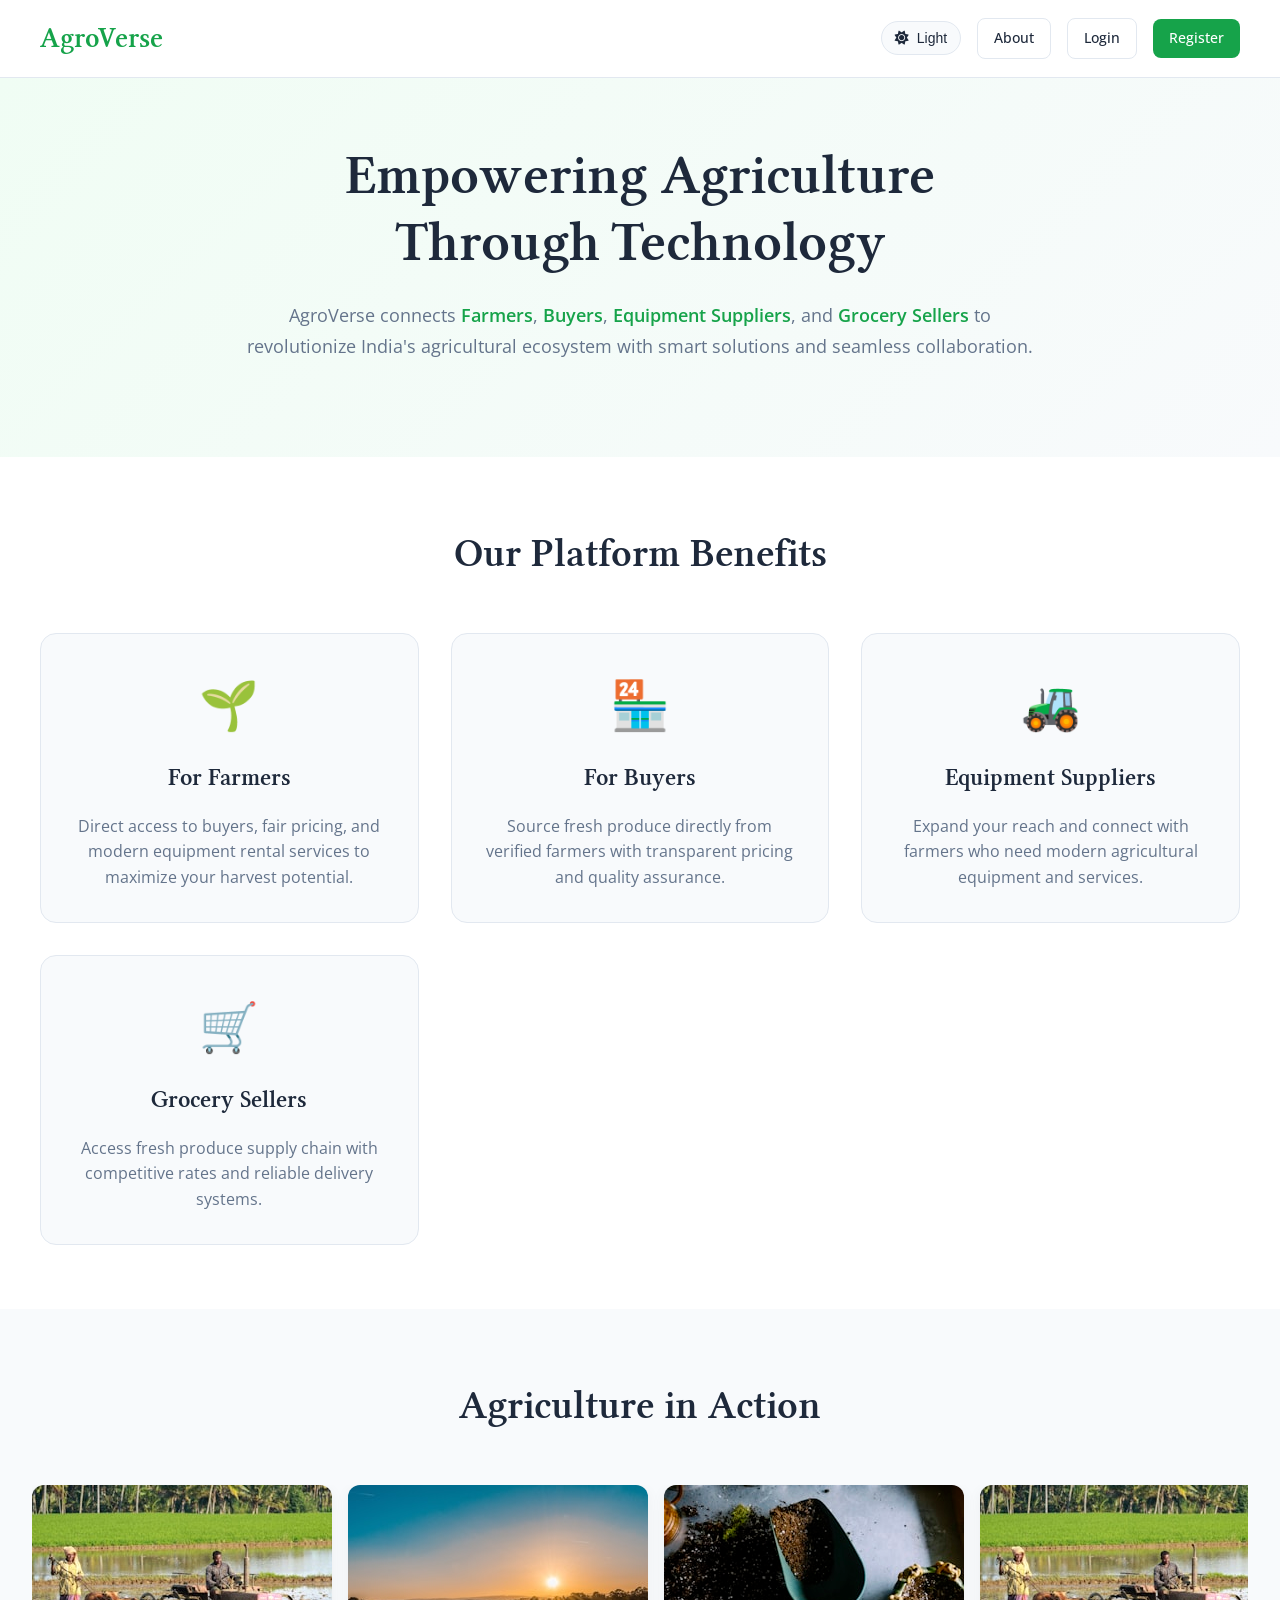
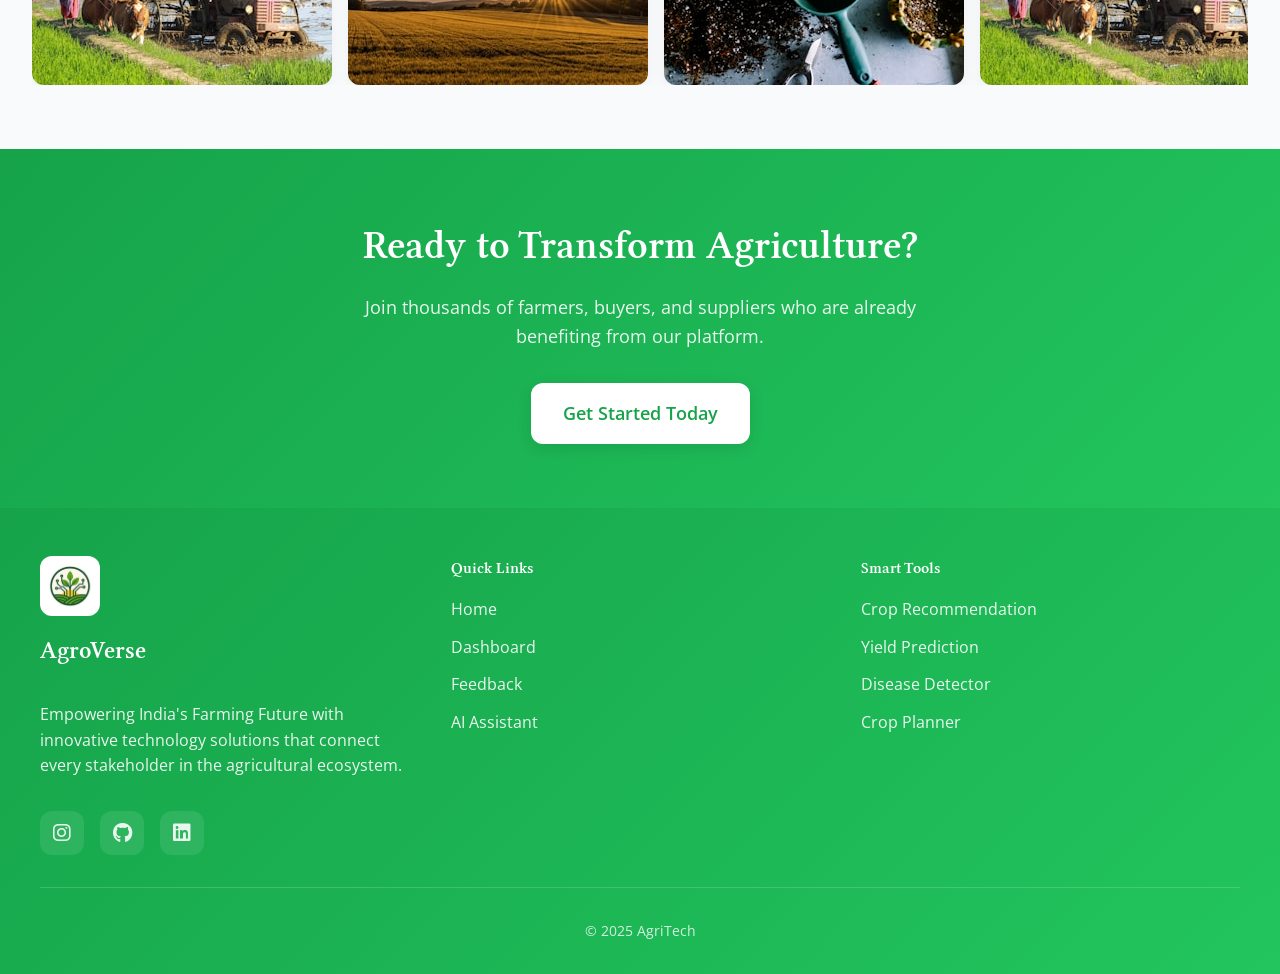
<file: index.html>
<!DOCTYPE html>
<html lang="en">

<head>
  <meta charset="UTF-8" />
  <meta name="viewport" content="width=device-width, initial-scale=1.0, maximum-scale=5.0, user-scalable=yes" />
  <meta name="description"
    content="AgroVerse - Empowering Agriculture Through Technology. Connect farmers, buyers, and suppliers in India's agricultural ecosystem." />
  <title>AgroVerse - Revolutionizing Agriculture with Technology</title>
  <link rel="stylesheet" href="https://cdnjs.cloudflare.com/ajax/libs/font-awesome/6.5.0/css/all.min.css" />

  <link rel="icon" type="image/png" href="images/logo.png">
  <link rel="preconnect" href="https://fonts.googleapis.com" />
  <link rel="preconnect" href="https://fonts.gstatic.com" crossorigin />
  <link
    href="https://fonts.googleapis.com/css2?family=Open+Sans:wght@300;400;500;600;700&family=Libertinus+Serif:wght@400;600&display=swap"
    rel="stylesheet" />
  <link href="style.css" rel="stylesheet" />

</head>

<body>
  <nav class="navbar">
    <div class="navbar-content">
      <div class="brand">
        <a href="#" class="logo">AgroVerse</a>
      </div>
      <div class="nav-buttons">
        <button class="theme-toggle btn" aria-label="Toggle dark/light mode">
          <i class="fas fa-sun sun-icon"></i>
          <i class="fas fa-moon moon-icon"></i>
          <span class="theme-text">Light</span>
        </button>
        <a href="about.html" class="btn btn-secondary">About</a>
        <a href="login.html" class="btn btn-secondary">Login</a>
        <a href="register.html" class="btn btn-primary">Register</a>
      </div>
    </div>
  </nav>

  <section class="hero">
    <div class="hero-content">
      <h2 class="serif">Empowering Agriculture Through Technology</h2>
      <p>
        AgroVerse connects <strong>Farmers</strong>, <strong>Buyers</strong>,
        <strong>Equipment Suppliers</strong>, and
        <strong>Grocery Sellers</strong> to revolutionize India's agricultural
        ecosystem with smart solutions and seamless collaboration.
      </p>
    </div>
  </section>

  <section class="features loading">
    <div class="features-container">
      <h2 class="features-title serif">Our Platform Benefits</h2>
      <div class="features-grid">
        <div class="feature-card">
          <div class="feature-icon">🌱</div>
          <h3 class="feature-title serif">For Farmers</h3>
          <p class="feature-description">
            Direct access to buyers, fair pricing, and modern equipment rental
            services to maximize your harvest potential.
          </p>
        </div>
        <div class="feature-card">
          <div class="feature-icon">🏪</div>
          <h3 class="feature-title serif">For Buyers</h3>
          <p class="feature-description">
            Source fresh produce directly from verified farmers with
            transparent pricing and quality assurance.
          </p>
        </div>
        <div class="feature-card">
          <div class="feature-icon">🚜</div>
          <h3 class="feature-title serif">Equipment Suppliers</h3>
          <p class="feature-description">
            Expand your reach and connect with farmers who need modern
            agricultural equipment and services.
          </p>
        </div>
        <div class="feature-card">
          <div class="feature-icon">🛒</div>
          <h3 class="feature-title serif">Grocery Sellers</h3>
          <p class="feature-description">
            Access fresh produce supply chain with competitive rates and
            reliable delivery systems.
          </p>
        </div>
      </div>
    </div>
  </section>

  <section class="carousel" aria-label="Featured agricultural images">
    <h2 class="carousel-title serif">Agriculture in Action</h2>
    <div class="slider">
      <div class="slide-track">
        <!-- Original 6 images -->
        <img src="images/AgriActImg1.jpeg" alt="Farmers working in a lush green field" />
        <img src="images/AgriActImg2.jpeg" alt="Harvested crops ready for market" />
        <img src="images/AgriActImg3.jpeg" alt="Modern agricultural equipment in use" />
        <img src="images/AgriActImg1.jpeg" alt="Farmers working in a lush green field" />
        <img src="images/AgriActImg2.jpeg" alt="Harvested crops ready for market" />
        <img src="images/AgriActImg3.jpeg" alt="Modern agricultural equipment in use" />
        <!-- Duplicate the same 6 images again -->
        <img src="images/AgriActImg1.jpeg" alt="Farmers working in a lush green field" />
        <img src="images/AgriActImg2.jpeg" alt="Harvested crops ready for market" />
        <img src="images/AgriActImg3.jpeg" alt="Modern agricultural equipment in use" />
        <img src="images/AgriActImg1.jpeg" alt="Farmers working in a lush green field" />
        <img src="images/AgriActImg2.jpeg" alt="Harvested crops ready for market" />
        <img src="images/AgriActImg3.jpeg" alt="Modern agricultural equipment in use" />
      </div>
    </div>
  </section>

  <section class="cta">
    <div class="cta-content">
      <h3 class="serif">Ready to Transform Agriculture?</h3>
      <p>
        Join thousands of farmers, buyers, and suppliers who are already
        benefiting from our platform.
      </p>
      <a href="register.html" class="cta-button">Get Started Today</a>
    </div>
  </section>

  <footer class="site-footer">
    <div class="footer-inner">
      <div class="footer-brand">
        <img src="images/logo.png" alt="AgriTech logo" class="footer-logo">
        <h3 class="serif">AgroVerse</h3>
        <p>Empowering India's Farming Future with innovative technology solutions that connect every stakeholder in the
          agricultural ecosystem.</p>
        <div class="social-media">
          <a href="https://instagram.com" target="_blank" aria-label="Follow us on Instagram">
            <i class="fab fa-instagram"></i>
          </a>
          <a href="https://github.com/omroy07" target="_blank" aria-label="View our GitHub repositories">
            <i class="fab fa-github"></i>
          </a>
          <a href="https://www.linkedin.com/in/om-roy-3b809628a/" target="_blank"
            aria-label="Connect with us on LinkedIn">
            <i class="fab fa-linkedin"></i>
          </a>
        </div>
      </div>
      <div class="footer-links">
        <h4 class="serif">Quick Links</h4>
        <ul>
          <li><a href="index.html">Home</a></li>
          <li><a href="login.html" title="login first">Dashboard</a></li>
          <li><a href="feed-back.html">Feedback</a></li>
          <li><a href="chat.html">AI Assistant</a></li>
        </ul>
      </div>
      <div class="footer-links">
        <h4 class="serif">Smart Tools</h4>
        <ul>
          <li><a href="Crop Recommendation/templates/index.html">Crop Recommendation</a></li>
          <li><a href="Crop Yield Prediction/crop_yield_app/templates/index.html">Yield Prediction</a></li>
          <li><a href="Disease prediction/template/index.html">Disease Detector</a></li>
          <li><a href="Crop_Planning/templates/cropplan.html">Crop Planner</a></li>
        </ul>
      </div>
    </div>
    <div class="footer-bottom">© 2025 AgriTech </div>
  </footer>

  <button class="scroll-to-top" id="scrollToTop" title="Back to top">
    <i class="fas fa-arrow-up"></i>
  </button>

  <script>
    // Theme toggle functionality
    const themeToggle = document.querySelector('.theme-toggle');
    const themeText = document.querySelector('.theme-text');

    // Check for saved theme preference
    const currentTheme = localStorage.getItem('theme') || 'light';
    document.documentElement.setAttribute('data-theme', currentTheme);
    themeText.textContent = currentTheme === 'dark' ? 'Dark' : 'Light';

    themeToggle.addEventListener('click', () => {
      const currentTheme = document.documentElement.getAttribute('data-theme');
      const newTheme = currentTheme === 'dark' ? 'light' : 'dark';

      document.documentElement.setAttribute('data-theme', newTheme);
      localStorage.setItem('theme', newTheme);
      themeText.textContent = newTheme === 'dark' ? 'Dark' : 'Light';
    });

    // Scroll to top functionality
    const scrollToTopBtn = document.getElementById("scrollToTop");

    window.addEventListener("scroll", () => {
      if (window.pageYOffset > 300) {
        scrollToTopBtn.classList.add("visible");
      } else {
        scrollToTopBtn.classList.remove("visible");
      }
    });

    scrollToTopBtn.addEventListener("click", () => {
      window.scrollTo({
        top: 0,
        behavior: "smooth",
      });
    });

    // Intersection Observer for animations
    const observerOptions = {
      threshold: 0.1,
      rootMargin: "0px 0px -50px 0px",
    };

    const observer = new IntersectionObserver((entries) => {
      entries.forEach((entry) => {
        if (entry.isIntersecting) {
          entry.target.style.animationPlayState = "running";
        }
      });
    }, observerOptions);

    document.querySelectorAll("section").forEach((section) => {
      observer.observe(section);
    });

    window.addEventListener("load", () => {
      document.body.style.opacity = "1";
    });
  </script>
</body>

</html>
</file>
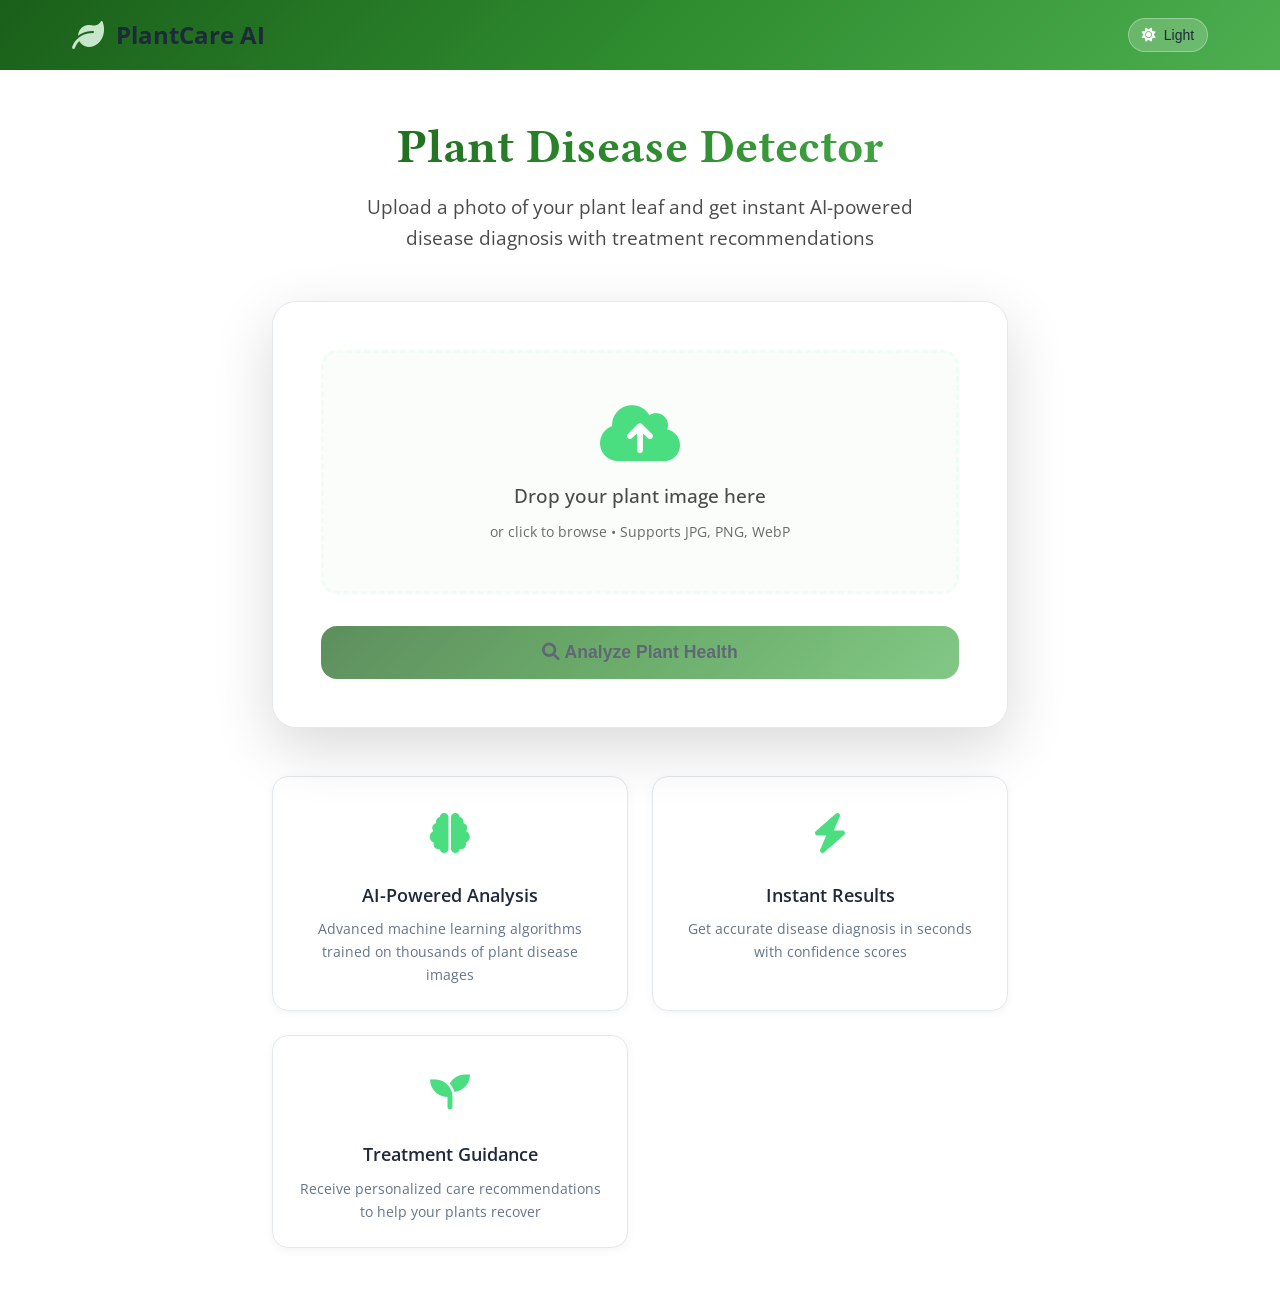
<file: Disease prediction/template/index.html>
<!DOCTYPE html>
<html lang="en">
  <head>
    <meta charset="UTF-8" />
    <meta name="viewport" content="width=device-width, initial-scale=1.0" />
    <title>Plant Disease Detector - AI-Powered Diagnosis</title>
    <link rel="icon" type="image/png" href="/AgriTech/images/logo.png">
    <link
      href="https://fonts.googleapis.com/css2?family=Inter:wght@300;400;500;600;700&display=swap"
      rel="stylesheet"
    />
    <link
      href="https://cdnjs.cloudflare.com/ajax/libs/font-awesome/6.0.0/css/all.min.css"
      rel="stylesheet"
    />
    <link rel="stylesheet" href="../static/index.css" />
    <link rel="stylesheet" href="../../theme.css" />
  </head>
  <body>
    <div class="background-animation">
      <div class="leaf"></div>
      <div class="leaf"></div>
      <div class="leaf"></div>
      <div class="leaf"></div>
      <div class="leaf"></div>
      <div class="leaf"></div>
      <div class="leaf"></div>
      <div class="leaf"></div>
    </div>

    <header class="header">
      <div class="nav-container">
        <div class="logo">
          <i class="fas fa-leaf"></i>
          <span>PlantCare AI</span>
        </div>
        <button class="theme-toggle" aria-label="Toggle dark/light mode" style="background: rgba(255, 255, 255, 0.2); border: 1px solid rgba(255, 255, 255, 0.3); color: white;">
          <i class="fas fa-sun sun-icon"></i>
          <i class="fas fa-moon moon-icon"></i>
          <span class="theme-text">Light</span>
        </button>
      </div>
    </header>

    <div class="main-container">
      <div class="hero-section">
        <h1 class="hero-title">Plant Disease Detector</h1>
        <p class="hero-subtitle">
          Upload a photo of your plant leaf and get instant AI-powered disease
          diagnosis with treatment recommendations
        </p>
      </div>

      <div class="upload-card">
        <form
          class="upload-form"
          action="/predict"
          method="POST"
          enctype="multipart/form-data"
          id="upload-form"
        >
          <div class="file-upload-area" id="upload-area">
            <div class="upload-content">
              <i class="fas fa-cloud-upload-alt upload-icon"></i>
              <div class="upload-text">Drop your plant image here</div>
              <div class="upload-subtext">
                or click to browse • Supports JPG, PNG, WebP
              </div>
            </div>
            <input
              type="file"
              name="file"
              id="file-input"
              accept="image/*"
              required
            />
          </div>

          <div class="file-preview" id="file-preview">
            <img class="preview-image" id="preview-image" alt="Preview" />
            <div class="file-info">
              <span id="file-name"></span>
              <button type="button" class="remove-file" id="remove-file">
                <i class="fas fa-times"></i> Remove
              </button>
            </div>
          </div>

          <button type="submit" class="submit-btn" id="submit-btn" disabled>
            <div class="loading-spinner" id="loading-spinner"></div>
            <span class="btn-text">
              <i class="fas fa-search"></i>
              Analyze Plant Health
            </span>
          </button>
        </form>
      </div>

      <div class="features">
        <div class="feature-card">
          <div class="feature-icon">
            <i class="fas fa-brain"></i>
          </div>
          <div class="feature-title">AI-Powered Analysis</div>
          <div class="feature-description">
            Advanced machine learning algorithms trained on thousands of plant
            disease images
          </div>
        </div>
        <div class="feature-card">
          <div class="feature-icon">
            <i class="fas fa-bolt"></i>
          </div>
          <div class="feature-title">Instant Results</div>
          <div class="feature-description">
            Get accurate disease diagnosis in seconds with confidence scores
          </div>
        </div>
        <div class="feature-card">
          <div class="feature-icon">
            <i class="fas fa-seedling"></i>
          </div>
          <div class="feature-title">Treatment Guidance</div>
          <div class="feature-description">
            Receive personalized care recommendations to help your plants
            recover
          </div>
        </div>
      </div>
    </div>

    <script>
      const uploadArea = document.getElementById("upload-area");
      const fileInput = document.getElementById("file-input");
      const filePreview = document.getElementById("file-preview");
      const previewImage = document.getElementById("preview-image");
      const fileName = document.getElementById("file-name");
      const removeFile = document.getElementById("remove-file");
      const submitBtn = document.getElementById("submit-btn");
      const loadingSpinner = document.getElementById("loading-spinner");
      const btnText = submitBtn.querySelector(".btn-text");
      const uploadForm = document.getElementById("upload-form");

      // Drag and drop functionality
      uploadArea.addEventListener("dragover", (e) => {
        e.preventDefault();
        uploadArea.classList.add("dragover");
      });

      uploadArea.addEventListener("dragleave", () => {
        uploadArea.classList.remove("dragover");
      });

      uploadArea.addEventListener("drop", (e) => {
        e.preventDefault();
        uploadArea.classList.remove("dragover");
        const files = e.dataTransfer.files;
        if (files.length > 0) {
          fileInput.files = files;
          handleFileSelect(files[0]);
        }
      });

      // File input change handler
      fileInput.addEventListener("change", (e) => {
        if (e.target.files.length > 0) {
          handleFileSelect(e.target.files[0]);
        }
      });

      // Handle file selection
      function handleFileSelect(file) {
        if (file && file.type.startsWith("image/")) {
          const reader = new FileReader();
          reader.onload = (e) => {
            previewImage.src = e.target.result;
            fileName.textContent = file.name;
            filePreview.classList.add("show");
            submitBtn.disabled = false;
            uploadArea.style.display = "none";
          };
          reader.readAsDataURL(file);
        } else {
          alert("Please select a valid image file.");
        }
      }

      // Remove file handler
      removeFile.addEventListener("click", () => {
        fileInput.value = "";
        filePreview.classList.remove("show");
        submitBtn.disabled = true;
        uploadArea.style.display = "block";
      });

      // Form submission handler
      uploadForm.addEventListener("submit", (e) => {
        loadingSpinner.style.display = "block";
        btnText.innerHTML = '<i class="fas fa-cog fa-spin"></i> Processing...';
        submitBtn.disabled = true;
      });

      // Click to upload
      uploadArea.addEventListener("click", () => {
        fileInput.click();
      });
    </script>
    <script src="../../theme.js"></script>
  </body>
</html>
</file>
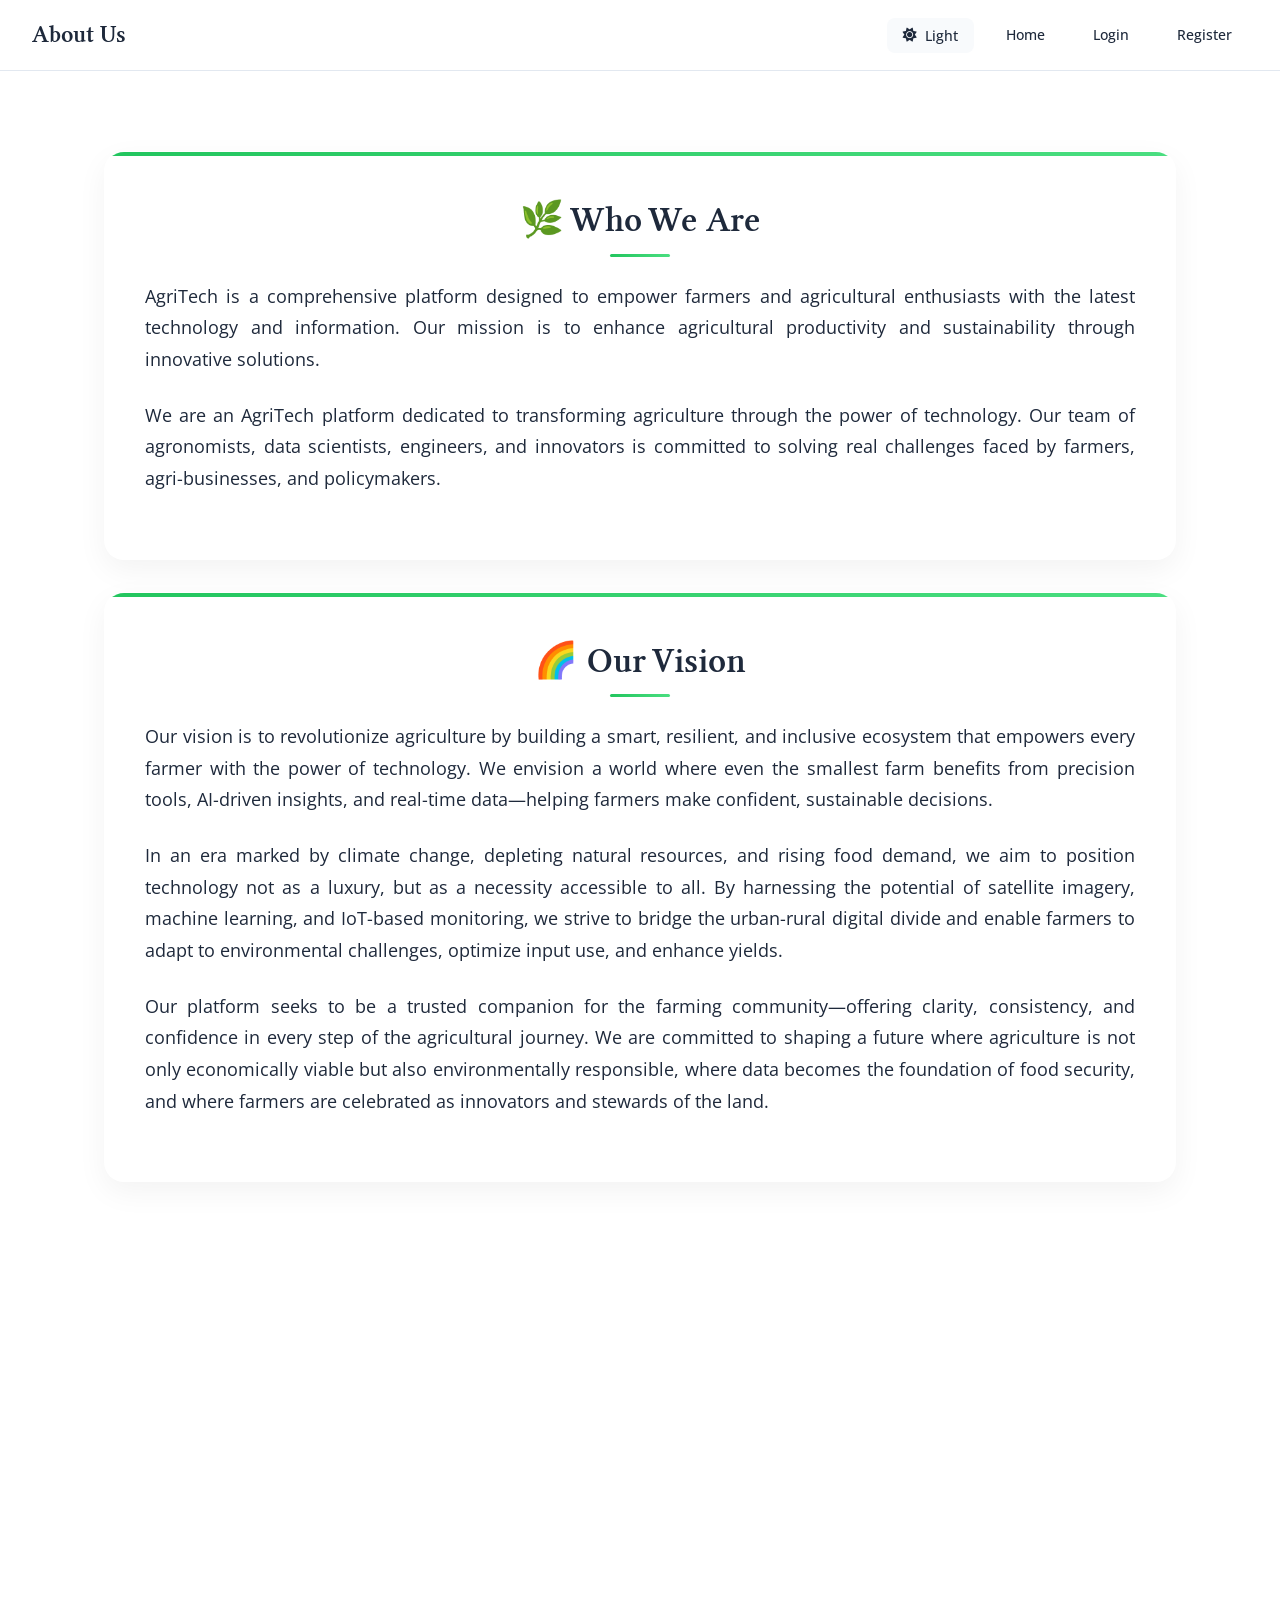
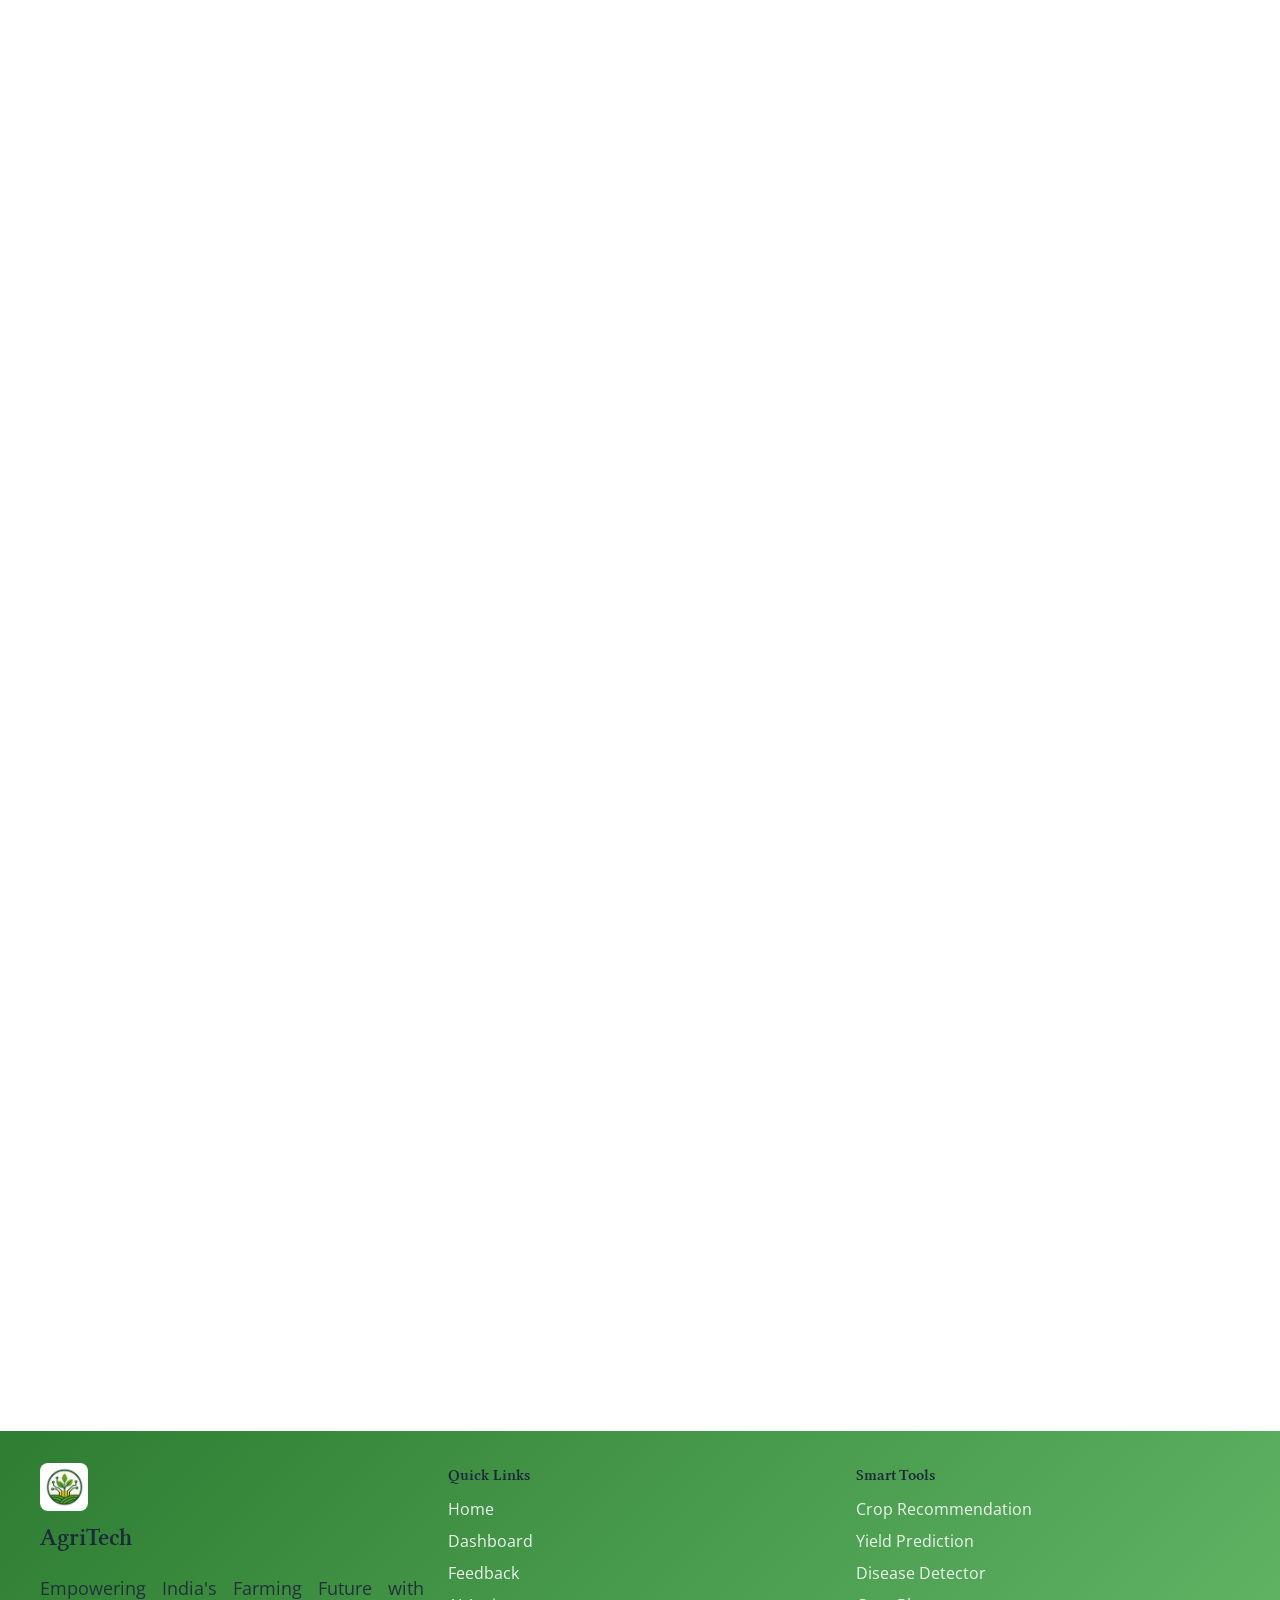
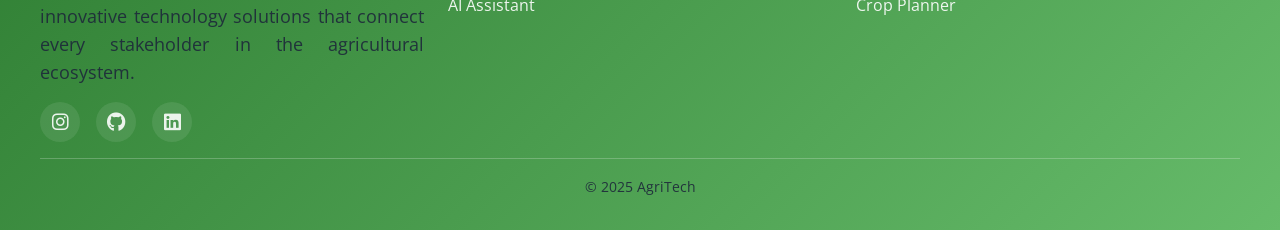
<file: about.html>
<!DOCTYPE html>
<html lang="en">

<head>
  <meta charset="UTF-8" />
  <meta name="viewport" content="width=device-width, initial-scale=1.0" />
  <title>About Us - AgriTech</title>
  <link rel="icon" type="image/png" href="/AgriTech/images/logo.png">
  <link rel="stylesheet" href="https://cdnjs.cloudflare.com/ajax/libs/font-awesome/6.5.0/css/all.min.css" />
  <link rel="preconnect" href="https://fonts.googleapis.com" />
  <link rel="preconnect" href="https://fonts.gstatic.com" crossorigin />
  <link href="https://fonts.googleapis.com/css2?family=Poppins:wght@300;400;500;600;700&display=swap"
    rel="stylesheet" />
  <link rel="stylesheet" href="about.css" />
  <link rel="stylesheet" href="theme.css" />
</head>

<body>
  <!-- Navigation bar -->
  <nav class="navbar">
    <div class="heading">
    <h1>About Us</h1></div>
    <div class="nav-buttons">
      <button class="theme-toggle btn" aria-label="Toggle dark/light mode">
        <i class="fas fa-sun sun-icon"></i>
        <i class="fas fa-moon moon-icon"></i>
        <span class="theme-text">Light</span>
      </button>
      <a href="index.html" class="btn">Home</a>
      <a href="login.html" class="btn">Login</a>
      <a href="register.html" class="btn">Register</a>
    </div>
  </nav>

  <!-- Main content -->
  <main>
    <section class="about-section">
      <h2>🌿 Who We Are</h2>
      <p>
        AgriTech is a comprehensive platform designed to empower farmers and
        agricultural enthusiasts with the latest technology and information.
        Our mission is to enhance agricultural productivity and sustainability
        through innovative solutions.
      </p>
      <p>
        We are an AgriTech platform dedicated to transforming agriculture
        through the power of technology. Our team of agronomists, data
        scientists, engineers, and innovators is committed to solving real
        challenges faced by farmers, agri-businesses, and policymakers.
      </p>
    </section>

    <section class="vision-section">
      <h2>🌈 Our Vision</h2>
      <p>
        Our vision is to revolutionize agriculture by building a smart,
        resilient, and inclusive ecosystem that empowers every farmer with the
        power of technology. We envision a world where even the smallest farm
        benefits from precision tools, AI-driven insights, and real-time
        data—helping farmers make confident, sustainable decisions.
      </p>
      <p>
        In an era marked by climate change, depleting natural resources, and
        rising food demand, we aim to position technology not as a luxury, but
        as a necessity accessible to all. By harnessing the potential of
        satellite imagery, machine learning, and IoT-based monitoring, we
        strive to bridge the urban-rural digital divide and enable farmers to
        adapt to environmental challenges, optimize input use, and enhance
        yields.
      </p>
      <p>
        Our platform seeks to be a trusted companion for the farming
        community—offering clarity, consistency, and confidence in every step
        of the agricultural journey. We are committed to shaping a future
        where agriculture is not only economically viable but also
        environmentally responsible, where data becomes the foundation of food
        security, and where farmers are celebrated as innovators and stewards
        of the land.
      </p>
    </section>

    <section class="what-we-do-section">
      <h2>🛠️ What We Do</h2>
      <p>
        We combine the power of technology, data, and community to deliver
        smart farming solutions tailored to every grower's needs. Our platform
        offers a range of features designed to help farmers make informed
        decisions, boost productivity, and overcome everyday agricultural
        challenges. From crop planning to disease prevention, and from
        AI-powered predictions to community support, our tools are built to
        transform traditional practices into intelligent, sustainable farming
        systems.
      </p>
      <p><strong>Here's how we support farmers at every step:</strong></p>

      <ul class="services-list">
        <li>
          <strong>🌱 Crop Recommendation</strong>
          Personalized crop suggestions based on soil and weather conditions,
          helping you choose the most suitable crops for maximum yield.
        </li>
        <li>
          <strong>📈 Yield Prediction</strong>
          AI-powered models to forecast crop yields accurately, enabling
          better planning and resource allocation.
        </li>
        <li>
          <strong>🦠 Disease Prediction</strong>
          Early detection of plant diseases with preventive measures and
          treatment recommendations to protect your crops.
        </li>
        <li>
          <strong>🌾 Organic Farming Guide</strong>
          Comprehensive resources and guidance on organic practices for
          sustainable and eco-friendly farming.
        </li>
        <li>
          <strong>👨‍🌾 Farmer Connection</strong>
          Connect with other farmers for knowledge sharing, support, and
          building a strong agricultural community.
        </li>
        <li>
          <strong>🛒 Shopkeeper Listings</strong>
          Find local suppliers and shopkeepers for all your farming needs,
          from seeds to equipment.
        </li>
        <li>
          <strong>💬 ChatBot Assistance</strong>
          Get instant answers to your agricultural queries with our
          intelligent AI-powered assistant.
        </li>
        <li>
          <strong>🌿 Plantation Management</strong>
          Advanced tools for effective plantation planning, monitoring, and
          management throughout the growing season.
        </li>
        <li>
          <strong>📅 Crop Planning</strong>
          Strategic crop planning tools to optimize your farming schedule and
          maximize productivity year-round.
        </li>
      </ul>
    </section>

    <section class="why-it-matters-section">
      <h2>🌍 Why It Matters</h2>
      <p>
        Agriculture today faces unprecedented challenges—climate change,
        depleting soil health, unpredictable weather, rising input costs, and
        growing food demands. Farmers often lack timely information and tools
        needed to adapt and thrive in such conditions. That's where we come
        in.
      </p>
      <p>
        By combining cutting-edge technology with practical agricultural
        knowledge, we help bridge the information gap and empower farmers to
        make smarter, more sustainable decisions. Our platform isn't just
        about innovation—it's about impact. Every feature is designed to solve
        real problems, improve livelihoods, and create a future where
        agriculture is more resilient, efficient, and farmer-friendly.
      </p>

      <ul>
        <li>
          🌾 Increase agricultural productivity and optimize resource
          utilization
        </li>
        <li>
          🌱 Promote sustainable farming practices for environmental
          conservation
        </li>
        <li>🛡️ Enhance food security and reduce agricultural risks</li>
        <li>🏡 Support rural economies and improve farmer livelihoods</li>
      </ul>
    </section>
  </main>

  <!-- Footer -->
  <style>
    .site-footer {background: linear-gradient(135deg,#2e7d32,#66bb6a); color:#fff; margin-top:auto; padding: 2rem 1.25rem;}
    .site-footer .footer-inner {max-width:1200px;margin:0 auto; display:grid; grid-template-columns: repeat(auto-fit, minmax(220px,1fr)); gap:1.5rem; align-items:flex-start;}
    .footer-brand {display:flex;flex-direction:column;gap:.5rem}
    .footer-logo {width:48px;height:48px;border-radius:8px;object-fit:cover;background:#fff;padding:4px}
    .site-footer h3,.site-footer h4{margin:0 0 .5rem 0}
    .site-footer p {margin:0;opacity:.9}
    .site-footer ul{list-style:none;padding:0;margin:0;display:flex;flex-direction:column;gap:.4rem}
    .site-footer a{color:#fff;text-decoration:none;opacity:.9;transition:opacity .2s}
    .site-footer a:hover{opacity:1;text-decoration:underline}
    .footer-bottom{max-width:1200px;margin:1rem auto 0; padding-top:1rem; border-top:1px solid rgba(255,255,255,.25); text-align:center; font-size:.9rem; opacity:.9}
    .social-media {display:flex;gap:1rem;margin-top:.5rem}
    .social-media a{display:flex;align-items:center;justify-content:center;width:40px;height:40px;background:rgba(255,255,255,.1);border-radius:50%;transition:all .3s ease;font-size:1.2rem}
    .social-media a:hover{background:rgba(255,255,255,.2);transform:translateY(-2px)}
  </style>
  <footer class="site-footer">
    <div class="footer-inner">
      <div class="footer-brand">
        <img src="images/logo.png" alt="AgriTech logo" class="footer-logo">
        <h3 class="serif">AgriTech</h3>
        <p>Empowering India's Farming Future with innovative technology solutions that connect every stakeholder in the agricultural ecosystem.</p>
        <div class="social-media">
          <a href="https://instagram.com" target="_blank" aria-label="Follow us on Instagram">
            <i class="fab fa-instagram"></i>
          </a>
          <a href="https://github.com/omroy07" target="_blank" aria-label="View our GitHub repositories">
            <i class="fab fa-github"></i>
          </a>
          <a href="https://www.linkedin.com/in/om-roy-3b809628a/" target="_blank" aria-label="Connect with us on LinkedIn">
            <i class="fab fa-linkedin"></i>
          </a>
        </div>
      </div>
      <div class="footer-links">
        <h4 class="serif">Quick Links</h4>
        <ul>
          <li><a href="index.html">Home</a></li>
          <li><a href="main.html">Dashboard</a></li>
          <li><a href="feed-back.html">Feedback</a></li>
          <li><a href="chat.html">AI Assistant</a></li>
        </ul>
      </div>
      <div class="footer-links">
        <h4 class="serif">Smart Tools</h4>
        <ul>
          <li><a href="Crop Recommendation/templates/index.html">Crop Recommendation</a></li>
          <li><a href="Crop Yield Prediction/crop_yield_app/templates/index.html">Yield Prediction</a></li>
          <li><a href="Disease prediction/template/index.html">Disease Detector</a></li>
          <li><a href="Crop_Planning/templates/cropplan.html">Crop Planner</a></li>
        </ul>
      </div>
    </div>
    <div class="footer-bottom">© 2025 AgriTech </div>
  </footer>
  <div class="scroll-to-top" id="scrollToTop" title="Back to top">
    <i class="fas fa-arrow-up"></i>
  </div>

  <script>
    // Scroll to top functionality
    const scrollToTopBtn = document.getElementById("scrollToTop");

    window.addEventListener("scroll", () => {
      if (window.pageYOffset > 300) {
        scrollToTopBtn.classList.add("visible");
      } else {
        scrollToTopBtn.classList.remove("visible");
      }
    });

    scrollToTopBtn.addEventListener("click", () => {
      window.scrollTo({
        top: 0,
        behavior: "smooth",
      });
    });
    // Smooth scroll for internal links
    const serviceItems = document.querySelectorAll(".services-list li");
    serviceItems.forEach((item) => {
      item.addEventListener("mouseenter", function () {
        this.style.transform = "translateY(-8px) scale(1.02)";
      });

      item.addEventListener("mouseleave", function () {
        this.style.transform = "translateY(-5px) scale(1)";
      });
    });

    // Intersection Observer for animations
    const observerOptions = {
      threshold: 0.1,
      rootMargin: "0px 0px -50px 0px",
    };

    const observer = new IntersectionObserver((entries) => {
      entries.forEach((entry) => {
        if (entry.isIntersecting) {
          entry.target.style.animationPlayState = "running";
        }
      });
    }, observerOptions);

    document.querySelectorAll("section").forEach((section) => {
      observer.observe(section);
    });

    window.addEventListener("load", () => {
      document.body.style.opacity = "1";
    });
  </script>
  <script src="theme.js"></script>
</body>

</html>
</file>
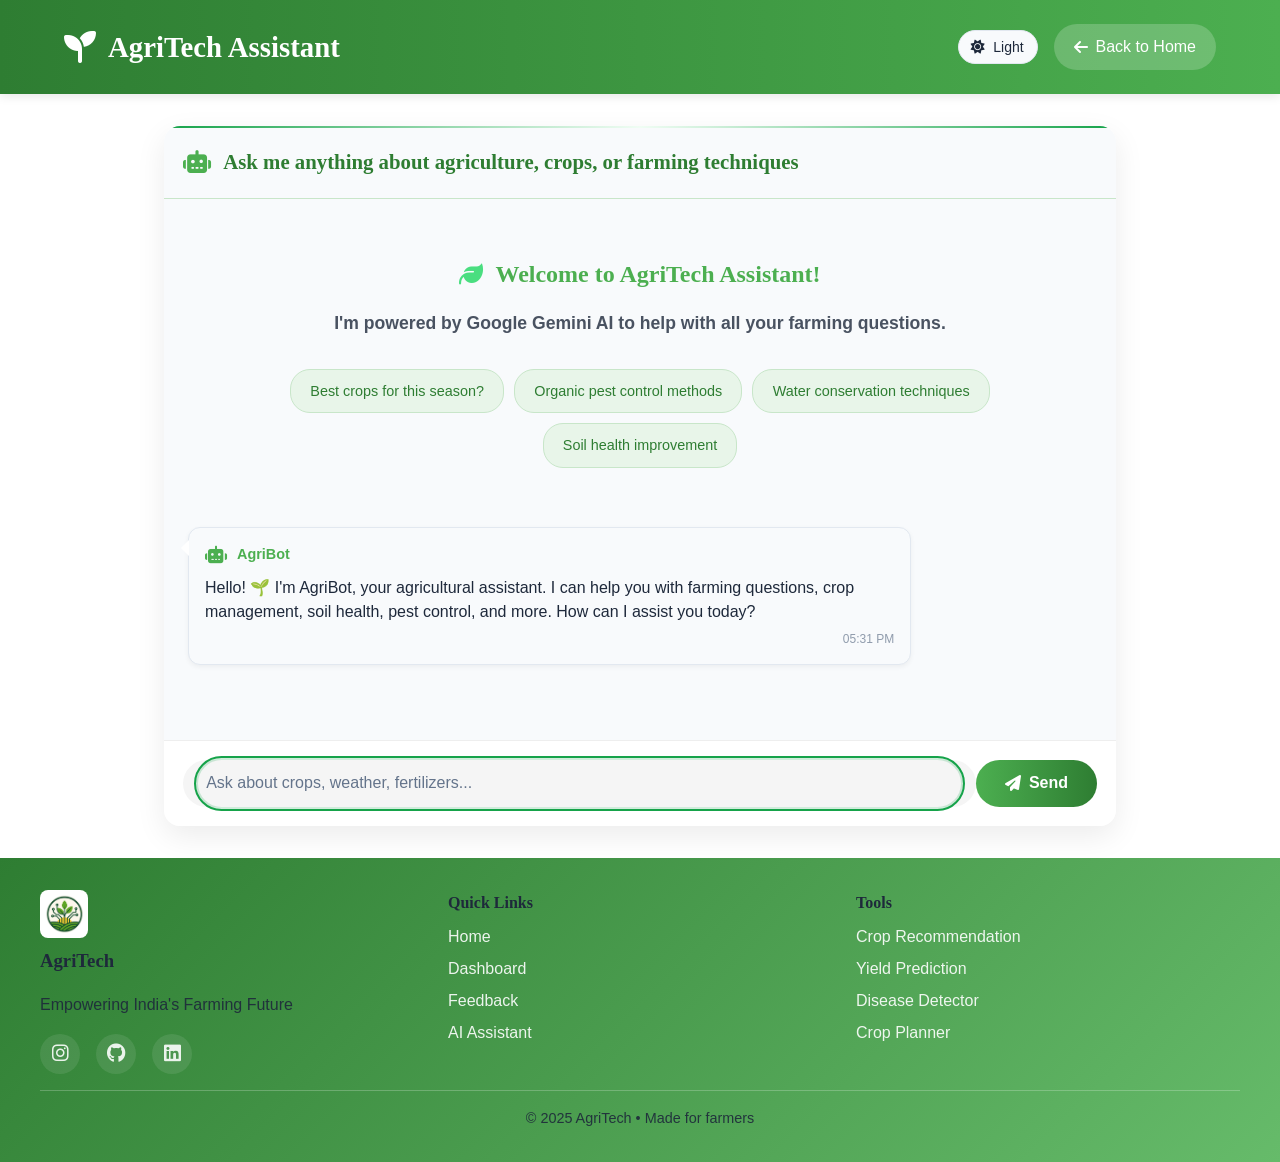
<file: chat.html>
<!DOCTYPE html>
<html lang="en">
  <head>
    <meta charset="UTF-8" />
    <meta name="viewport" content="width=device-width, initial-scale=1.0" />
    <meta http-equiv="Content-Security-Policy" content="default-src 'self'; script-src 'self' 'unsafe-inline' https://generativelanguage.googleapis.com; style-src 'self' 'unsafe-inline' https://cdnjs.cloudflare.com; font-src 'self' https://cdnjs.cloudflare.com; img-src 'self' data: https:; connect-src 'self' https://generativelanguage.googleapis.com;">
    <title>AgriTech Assistant - Smart Farming Solutions</title>
    <link
      rel="stylesheet"
      href="https://cdnjs.cloudflare.com/ajax/libs/font-awesome/6.4.0/css/all.min.css"
    />
    <link rel="icon" type="image/png" href="/AgriTech/images/logo.png">
    <link rel="stylesheet" href="chat.css" />
    <link rel="stylesheet" href="theme.css" />
  </head>
  <body>
    <header>
      <div class="header-content">
        <div class="logo">
          <i class="fas fa-seedling"></i>
          <h1>AgriTech Assistant</h1>
        </div>
        <div style="display: flex; gap: 1rem; align-items: center;">
          <button class="theme-toggle" aria-label="Toggle dark/light mode">
            <i class="fas fa-sun sun-icon"></i>
            <i class="fas fa-moon moon-icon"></i>
            <span class="theme-text">Light</span>
          </button>
          <a href="/main.html" class="nav-back">
            <i class="fas fa-arrow-left"></i> Back to Home
          </a>
        </div>
      </div>
    </header>

    <main>
      <div id="chat-container">
        <div class="chat-header">
          <i class="fas fa-robot"></i>
          <h2>
            Ask me anything about agriculture, crops, or farming techniques
          </h2>
        </div>

        <div id="chat-window">
          <div class="welcome-message">
            <h3><i class="fas fa-leaf"></i> Welcome to AgriTech Assistant!</h3>
            <p>
              I'm powered by Google Gemini AI to help with all your farming
              questions.
            </p>

            <div class="suggestions">
              <div class="suggestion">Best crops for this season?</div>
              <div class="suggestion">Organic pest control methods</div>
              <div class="suggestion">Water conservation techniques</div>
              <div class="suggestion">Soil health improvement</div>
            </div>
          </div>
        </div>

        <form id="chat-form">
          <div class="input-container">
            <input
              type="text"
              id="chat-input"
              placeholder="Ask about crops, weather, fertilizers..."
              required
            />
          </div>
          <button type="submit" id="send-button">
            <i class="fas fa-paper-plane"></i> Send
          </button>
        </form>
      </div>
    </main>
    <script src="chat.js"></script>
    <script src="theme.js"></script>
      <style>
    .site-footer {background: linear-gradient(135deg,#2e7d32,#66bb6a); color:#fff; margin-top:auto; padding: 2rem 1.25rem;}
    .site-footer .footer-inner {max-width:1200px;margin:0 auto; display:grid; grid-template-columns: repeat(auto-fit, minmax(220px,1fr)); gap:1.5rem; align-items:flex-start;}
    .footer-brand {display:flex;flex-direction:column;gap:.5rem}
    .footer-logo {width:48px;height:48px;border-radius:8px;object-fit:cover;background:#fff;padding:4px}
    .site-footer h3,.site-footer h4{margin:0 0 .5rem 0}
    .site-footer p {margin:0;opacity:.9}
    .site-footer ul{list-style:none;padding:0;margin:0;display:flex;flex-direction:column;gap:.4rem}
    .site-footer a{color:#fff;text-decoration:none;opacity:.9;transition:opacity .2s}
    .site-footer a:hover{opacity:1;text-decoration:underline}
    .footer-bottom{max-width:1200px;margin:1rem auto 0; padding-top:1rem; border-top:1px solid rgba(255,255,255,.25); text-align:center; font-size:.9rem; opacity:.9}
    .social-media {display:flex;gap:1rem;margin-top:.5rem}
    .social-media a{display:flex;align-items:center;justify-content:center;width:40px;height:40px;background:rgba(255,255,255,.1);border-radius:50%;transition:all .3s ease;font-size:1.2rem}
    .social-media a:hover{background:rgba(255,255,255,.2);transform:translateY(-2px)}
  </style>
    <footer class="site-footer">
      <div class="footer-inner">
        <div class="footer-brand">
                      <img src="images/logo.png" alt="AgriTech logo" class="footer-logo">
          <h3>AgriTech</h3>
          <p>Empowering India's Farming Future</p>
          <div class="social-media">
            <a href="https://instagram.com" target="_blank" aria-label="Follow us on Instagram">
              <i class="fab fa-instagram"></i>
            </a>
            <a href="https://github.com/omroy07" target="_blank" aria-label="View our GitHub repositories">
              <i class="fab fa-github"></i>
            </a>
            <a href="https://www.linkedin.com/in/om-roy-3b809628a/" target="_blank" aria-label="Connect with us on LinkedIn">
              <i class="fab fa-linkedin"></i>
            </a>
          </div>
        </div>
                  <div class="footer-links">
            <h4>Quick Links</h4>
            <ul>
              <li><a href="index.html">Home</a></li>
              <li><a href="main.html">Dashboard</a></li>
              <li><a href="feed-back.html">Feedback</a></li>
              <li><a href="chat.html">AI Assistant</a></li>
            </ul>
          </div>
                  <div class="footer-links">
            <h4>Tools</h4>
            <ul>
              <li><a href="Crop Recommendation/templates/index.html">Crop Recommendation</a></li>
              <li><a href="Crop Yield Prediction/crop_yield_app/templates/index.html">Yield Prediction</a></li>
              <li><a href="Disease prediction/template/index.html">Disease Detector</a></li>
              <li><a href="Crop_Planning/templates/cropplan.html">Crop Planner</a></li>
            </ul>
          </div>
      </div>
      <div class="footer-bottom">© 2025 AgriTech • Made for farmers</div>
    </footer>
  </body>
</html>
</file>
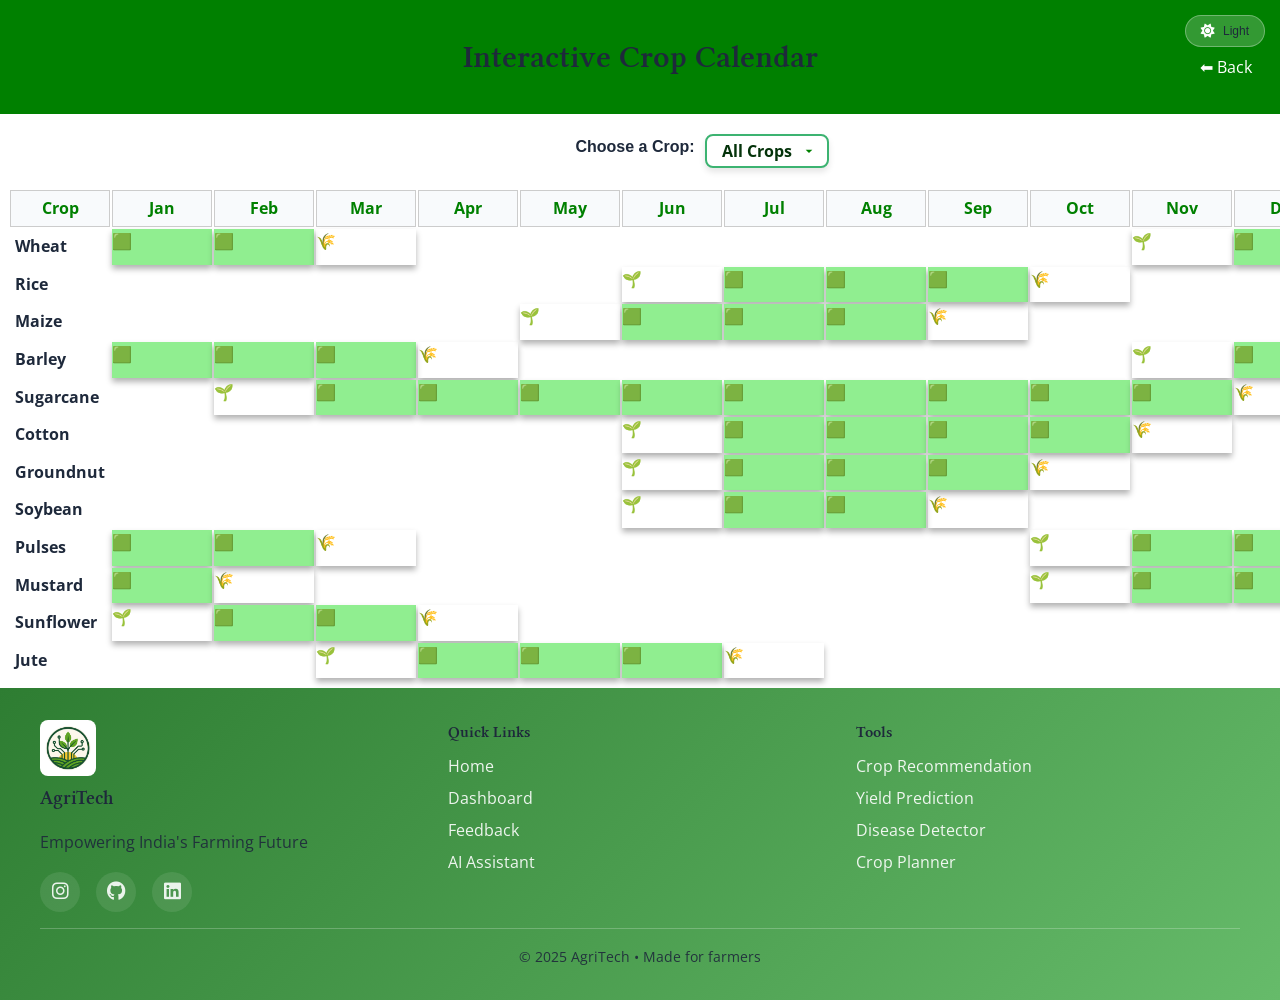
<file: cropCalendar.html>
<!DOCTYPE html>
<html lang="en">

<head>
  <meta charset="UTF-8">
  <meta name="viewport" content="width=device-width, initial-scale=1.0">
  <title>Document</title>
  <link rel="icon" type="image/png" href="/AgriTech/images/logo.png">
  <link rel="stylesheet" href="cropCalendar.css">
  <link rel="stylesheet" href="theme.css">
  <link rel="stylesheet" href="https://cdnjs.cloudflare.com/ajax/libs/font-awesome/6.4.0/css/all.min.css" />
</head>

<body>


  <header>
    <h1>Interactive Crop Calendar</h1>
    <div style="display: flex; gap: 1rem; align-items: center; position: absolute; right: 15px; top: 15px;">
      <button class="theme-toggle" aria-label="Toggle dark/light mode"
        style="background: rgba(255, 255, 255, 0.2); border: 1px solid rgba(255, 255, 255, 0.3); color: white; padding: 8px 12px; border-radius: 20px; font-size: 12px;">
        <i class="fas fa-sun sun-icon"></i>
        <i class="fas fa-moon moon-icon"></i>
        <span class="theme-text">Light</span>
      </button>
      <a href="main.html" class="back-btn">⬅ Back</a>
    </div>
  </header>

  <main>
    <div class="filter-container">
      <label for="cropSelect" style="font-weight:bold; margin-right:10px;">Choose a Crop:</label>
      <select id="cropSelect">
        <option value="all">All Crops</option>
        <option value="Wheat">Wheat</option>
        <option value="Rice">Rice</option>
        <option value="Maize">Maize</option>
        <option value="Barley">Barley</option>
        <option value="Sugarcane">Sugarcane</option>
        <option value="Cotton">Cotton</option>
        <option value="Groundnut">Groundnut</option>
        <option value="Soybean">Soybean</option>
        <option value="Pulses">Pulses</option>
        <option value="Mustard">Mustard</option>
        <option value="Sunflower">Sunflower</option>
        <option value="Jute">Jute</option>
      </select>
    </div>

    <div class="calendar" id="calendar"></div>
  </main>





  <script src="croCalendar.js"></script>
  <script src="theme.js"></script>
  <style>
    .site-footer {
      background: linear-gradient(135deg, #2e7d32, #66bb6a);
      color: #fff;
      margin-top: auto;
      padding: 2rem 1.25rem;
    }

    .site-footer .footer-inner {
      max-width: 1200px;
      margin: 0 auto;
      display: grid;
      grid-template-columns: repeat(auto-fit, minmax(220px, 1fr));
      gap: 1.5rem;
      align-items: flex-start;
    }

    .footer-brand {
      display: flex;
      flex-direction: column;
      gap: .5rem
    }

    .footer-logo {
      width: 48px;
      height: 48px;
      border-radius: 8px;
      object-fit: cover;
      background: #fff;
      padding: 4px
    }

    .site-footer h3,
    .site-footer h4 {
      margin: 0 0 .5rem 0
    }

    .site-footer p {
      margin: 0;
      opacity: .9
    }

    .site-footer ul {
      list-style: none;
      padding: 0;
      margin: 0;
      display: flex;
      flex-direction: column;
      gap: .4rem
    }

    .site-footer a {
      color: #fff;
      text-decoration: none;
      opacity: .9;
      transition: opacity .2s
    }

    .site-footer a:hover {
      opacity: 1;
      text-decoration: underline
    }

    .footer-bottom {
      max-width: 1200px;
      margin: 1rem auto 0;
      padding-top: 1rem;
      border-top: 1px solid rgba(255, 255, 255, .25);
      text-align: center;
      font-size: .9rem;
      opacity: .9
    }

    .social-media {
      display: flex;
      gap: 1rem;
      margin-top: .5rem
    }

    .social-media a {
      display: flex;
      align-items: center;
      justify-content: center;
      width: 40px;
      height: 40px;
      background: rgba(255, 255, 255, .1);
      border-radius: 50%;
      transition: all .3s ease;
      font-size: 1.2rem
    }

    .social-media a:hover {
      background: rgba(255, 255, 255, .2);
      transform: translateY(-2px)
    }
  </style>
  <footer class="site-footer">
    <div class="footer-inner">
      <div class="footer-brand">
        <img src="images/logo.png" alt="AgriTech logo" class="footer-logo">
        <h3>AgriTech</h3>
        <p>Empowering India's Farming Future</p>
        <div class="social-media">
          <a href="https://instagram.com" target="_blank" aria-label="Follow us on Instagram">
            <i class="fab fa-instagram"></i>
          </a>
          <a href="https://github.com/omroy07" target="_blank" aria-label="View our GitHub repositories">
            <i class="fab fa-github"></i>
          </a>
          <a href="https://www.linkedin.com/in/om-roy-3b809628a/" target="_blank"
            aria-label="Connect with us on LinkedIn">
            <i class="fab fa-linkedin"></i>
          </a>
        </div>
      </div>
      <div class="footer-links">
        <h4>Quick Links</h4>
        <ul>
          <li><a href="index.html">Home</a></li>
          <li><a href="main.html">Dashboard</a></li>
          <li><a href="feed-back.html">Feedback</a></li>
          <li><a href="chat.html">AI Assistant</a></li>
        </ul>
      </div>
      <div class="footer-links">
        <h4>Tools</h4>
        <ul>
          <li><a href="Crop Recommendation/templates/index.html">Crop Recommendation</a></li>
          <li><a href="Crop Yield Prediction/crop_yield_app/templates/index.html">Yield Prediction</a></li>
          <li><a href="Disease prediction/template/index.html">Disease Detector</a></li>
          <li><a href="Crop_Planning/templates/cropplan.html">Crop Planner</a></li>
        </ul>
      </div>
    </div>
    <div class="footer-bottom">© 2025 AgriTech • Made for farmers</div>
  </footer>
</body>

</html>
</file>
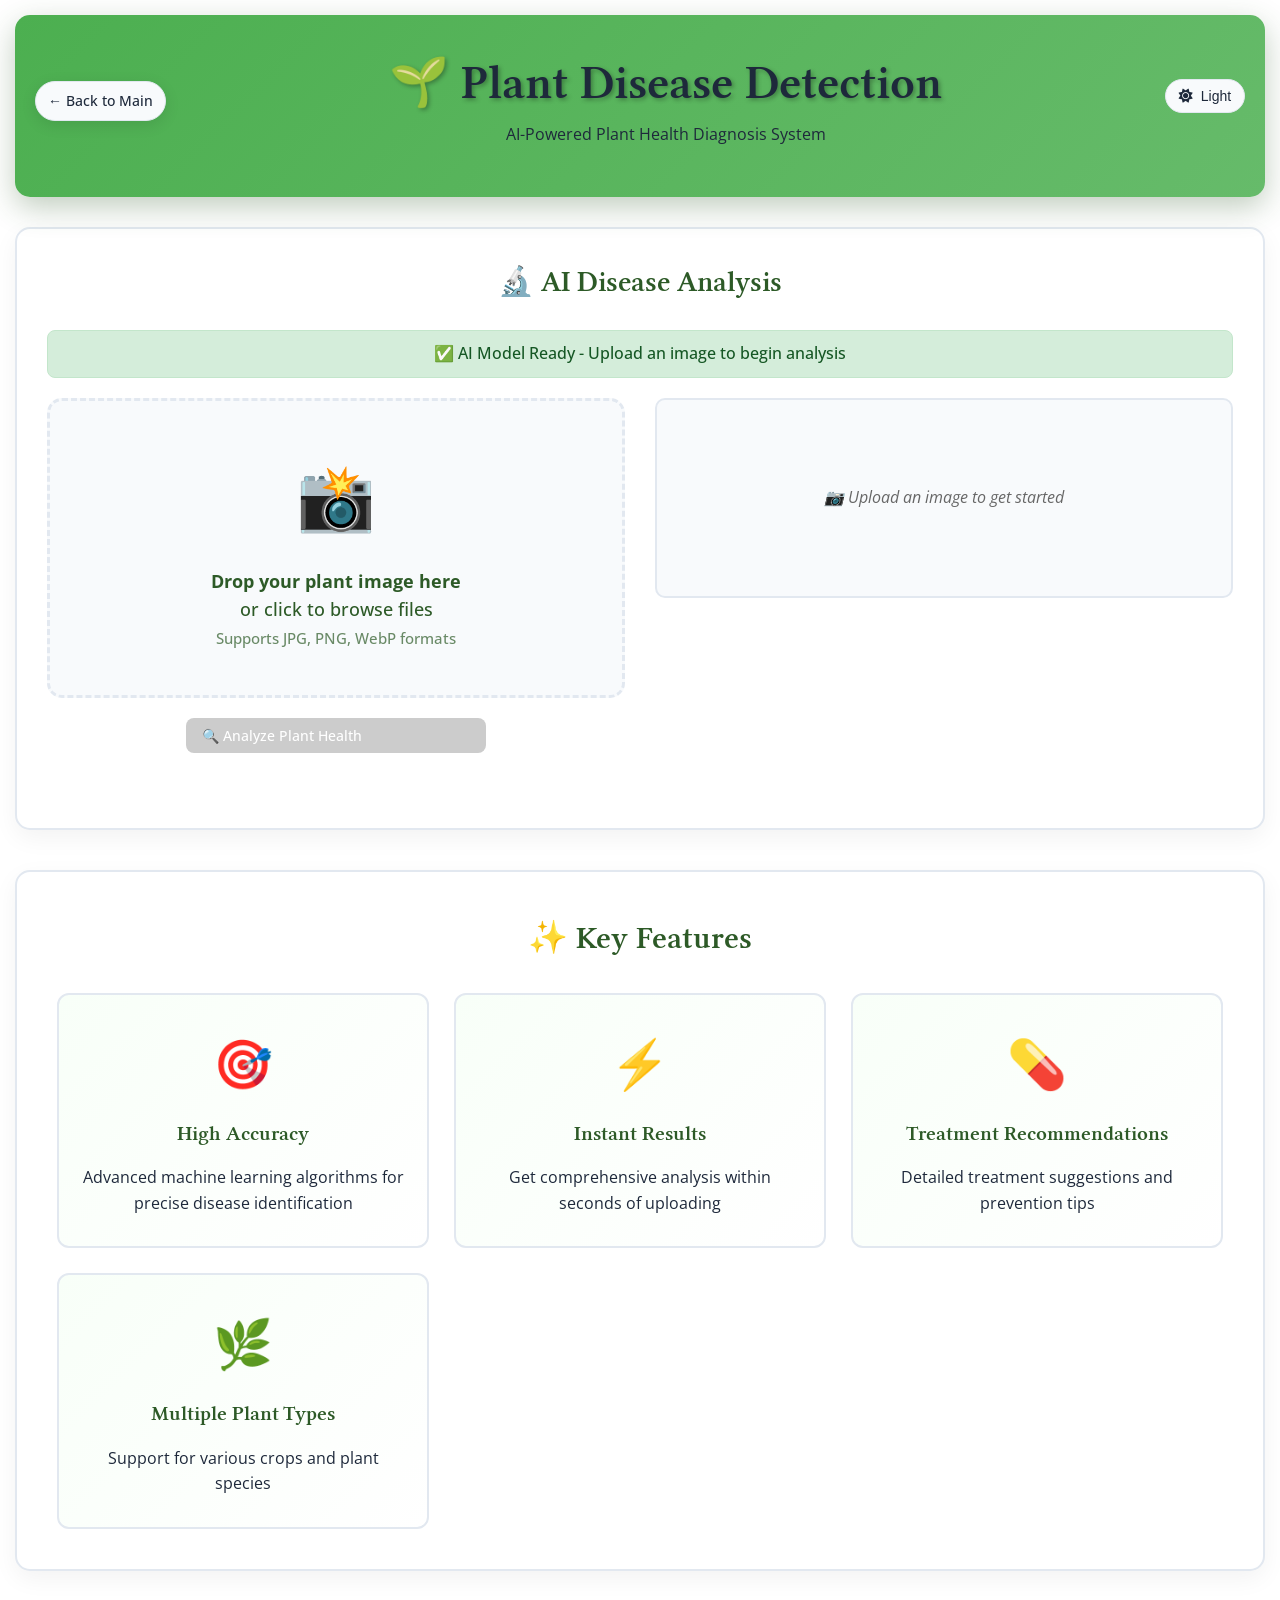
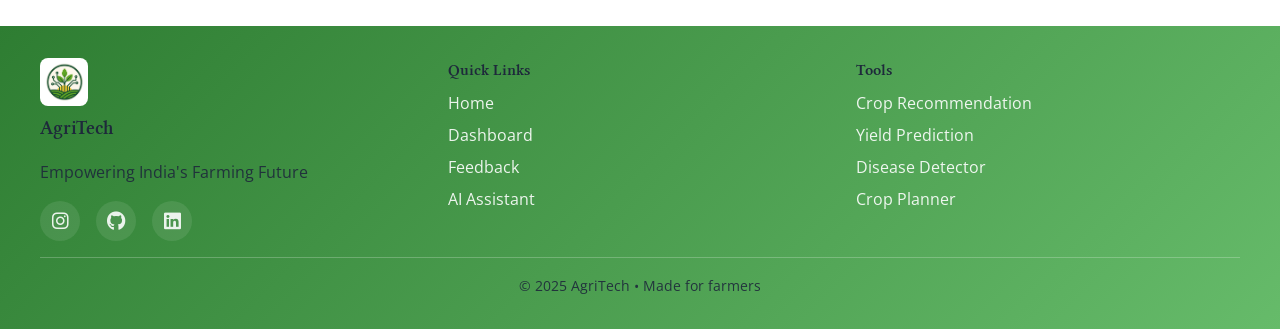
<file: disease.html>
<!DOCTYPE html>
<html lang="en">
  <head>
    <meta charset="UTF-8" />
    <meta name="viewport" content="width=device-width, initial-scale=1.0" />
    <title>Plant Disease Detection - AI Powered Diagnosis</title>
    <link rel="icon" type="image/png" href="/AgriTech/images/logo.png">
    <link rel="stylesheet" href="disease.css">
    <link rel="stylesheet" href="theme.css">
    <link rel="stylesheet" href="https://cdnjs.cloudflare.com/ajax/libs/font-awesome/6.5.0/css/all.min.css" />
  </head>
  <body>
    <div class="container">
      <header class="header">
        <div class="header-content">
          <a href="main.html" class="back-button"> ← Back to Main </a>
          <div>
            <h1>🌱 Plant Disease Detection</h1>
            <p>AI-Powered Plant Health Diagnosis System</p>
          </div>
          <div style="display: flex; gap: 1rem; align-items: center;">
            <button class="theme-toggle" aria-label="Toggle dark/light mode">
              <i class="fas fa-sun sun-icon"></i>
              <i class="fas fa-moon moon-icon"></i>
              <span class="theme-text">Light</span>
            </button>
            
          </div>
        </div>
      </header>

      <div class="main-content">
        <div class="analysis-section">
          <h2>🔬 AI Disease Analysis</h2>
          <div id="modelStatus" class="status-indicator status-success">
            ✅ AI Model Ready - Upload an image to begin analysis
          </div>

          <div class="upload-container">
            <div class="upload-zone">
              <div class="upload-area" id="uploadArea">
                <div class="upload-icon">📸</div>
                <div class="upload-text">
                  <strong>Drop your plant image here</strong><br />
                  or click to browse files<br />
                  <small style="opacity: 0.7"
                    >Supports JPG, PNG, WebP formats</small
                  >
                </div>
              </div>
              <input
                type="file"
                id="fileInput"
                class="file-input"
                accept="image/*"
              />
              <center>
                <button class="btn" id="analyzeBtn" disabled>
                  🔍 Analyze Plant Health
                </button>
              </center>
            </div>

            <div class="results-zone">
              <div class="preview-container" id="previewContainer">
                <div class="no-results">📷 Upload an image to get started</div>
              </div>

              <div class="loading" id="loading">
                <div class="spinner"></div>
                <p>🧠 AI is analyzing your plant...</p>
              </div>

              <div id="results"></div>
            </div>
          </div>
        </div>
      </div>

      <div class="features-section">
        <h2
          style="
            text-align: center;
            color: #2d5a27;
            font-size: 2rem;
            margin-bottom: 20px;
          "
        >
          ✨ Key Features
        </h2>
        <div class="features-grid">
          <div class="feature-card" onclick="openModal('accuracyModal')">
            <div class="feature-icon">🎯</div>
            <h3>High Accuracy</h3>
            <p>
              Advanced machine learning algorithms for precise disease
              identification
            </p>
          </div>
          <div class="feature-card" onclick="openModal('speedModal')">
            <div class="feature-icon">⚡</div>
            <h3>Instant Results</h3>
            <p>Get comprehensive analysis within seconds of uploading</p>
          </div>
          <div class="feature-card" onclick="openModal('treatmentModal')">
            <div class="feature-icon">💊</div>
            <h3>Treatment Recommendations</h3>
            <p>Detailed treatment suggestions and prevention tips</p>
          </div>
          <div class="feature-card" onclick="openModal('plantsModal')">
            <div class="feature-icon">🌿</div>
            <h3>Multiple Plant Types</h3>
            <p>Support for various crops and plant species</p>
          </div>
        </div>
      </div>
    </div>

    <!-- Modals -->
    <div id="accuracyModal" class="modal">
      <div class="modal-content">
        <span class="close">&times;</span>
        <h2>🎯 High Accuracy Detection</h2>
        <div class="modal-section">
          <h3>Advanced AI Technology</h3>
          <p>
            Our system uses state-of-the-art deep learning models trained on
            extensive datasets containing thousands of plant images. The AI has
            been specifically trained to recognize subtle visual patterns that
            indicate various plant diseases.
          </p>
        </div>
        <div class="modal-section">
          <h3>Model Performance</h3>
          <ul style="margin-left: 20px; color: #555">
            <li><strong>95%+ Accuracy</strong> on common plant diseases</li>
            <li><strong>Real-time Analysis</strong> with confidence scoring</li>
            <li><strong>Continuous Learning</strong> from new data</li>
            <li>
              <strong>Multi-class Detection</strong> for comprehensive diagnosis
            </li>
          </ul>
        </div>
        <div class="modal-section">
          <h3>What Makes It Accurate?</h3>
          <p>
            • <strong>Image Preprocessing:</strong> Advanced algorithms enhance
            image quality<br />
            • <strong>Feature Extraction:</strong> Identifies key disease
            indicators<br />
            • <strong>Pattern Recognition:</strong> Compares against extensive
            disease database<br />
            • <strong>Confidence Scoring:</strong> Provides reliability metrics
            for each prediction
          </p>
        </div>
      </div>
    </div>

    <div id="speedModal" class="modal">
      <div class="modal-content">
        <span class="close">&times;</span>
        <h2>⚡ Instant Results</h2>
        <div class="modal-section">
          <h3>Lightning-Fast Analysis</h3>
          <p>
            Our optimized AI model processes your plant images in real-time,
            delivering comprehensive health analysis within 2-5 seconds of
            upload.
          </p>
        </div>
        <div class="modal-section">
          <h3>Image Analysis Process</h3>
          <div
            style="
              background: #f8fff8;
              padding: 15px;
              border-radius: 8px;
              margin: 10px 0;
            "
          >
            <p>
              <strong>Step 1:</strong> Image upload and preprocessing (0.5s)<br />
              <strong>Step 2:</strong> AI model inference and analysis (1-2s)<br />
              <strong>Step 3:</strong> Results formatting and display (0.5s)<br />
              <strong>Total Time:</strong> 2-3 seconds average
            </p>
          </div>
        </div>
        <div class="modal-section">
          <h3>What You Get Instantly</h3>
          <ul style="margin-left: 20px; color: #555">
            <li>Disease identification with confidence levels</li>
            <li>Severity assessment (Low/Medium/High)</li>
            <li>Detailed disease description</li>
            <li>Immediate treatment recommendations</li>
            <li>Prevention tips and care advice</li>
          </ul>
        </div>
      </div>
    </div>

    <div id="treatmentModal" class="modal">
      <div class="modal-content">
        <span class="close">&times;</span>
        <h2>💊 Treatment Recommendations</h2>
        <div class="modal-section">
          <h3>Comprehensive Treatment Plans</h3>
          <p>
            Each diagnosis comes with detailed, actionable treatment
            recommendations based on the latest agricultural and horticultural
            research.
          </p>
        </div>
        <div class="modal-section">
          <h3>General Plant Care Principles</h3>
          <div class="plant-item">
            <h4>🚰 Proper Watering</h4>
            <p>
              Water at soil level to avoid wetting leaves. Ensure good drainage
              to prevent root rot and fungal diseases.
            </p>
          </div>
          <div class="plant-item">
            <h4>🌬️ Air Circulation</h4>
            <p>
              Maintain adequate spacing between plants for proper airflow and
              disease prevention. Prune dense foliage when necessary.
            </p>
          </div>
          <div class="plant-item">
            <h4>🧹 Garden Hygiene</h4>
            <p>
              Remove dead or diseased plant material promptly. Sanitize tools
              between plants to prevent disease spread.
            </p>
          </div>
          <div class="plant-item">
            <h4>🌱 Preventive Care</h4>
            <p>
              Use disease-resistant varieties, implement crop rotation, maintain
              balanced fertilization, and monitor plants regularly.
            </p>
          </div>
          <div class="plant-item">
            <h4>🌞 Environmental Control</h4>
            <p>
              Ensure proper sunlight exposure, maintain optimal soil pH, and
              avoid overcrowding plants.
            </p>
          </div>
          <div class="plant-item">
            <h4>🔄 Integrated Pest Management</h4>
            <p>
              Combine biological, cultural, and chemical controls for
              sustainable disease management.
            </p>
          </div>
        </div>
        <div class="modal-section">
          <h3>Treatment Categories</h3>
          <p>
            <strong>Organic Solutions:</strong> Natural fungicides, neem oil,
            beneficial insects, companion planting<br />
            <strong>Chemical Treatments:</strong> Targeted pesticides and
            fungicides when necessary (follow label instructions)<br />
            <strong>Cultural Controls:</strong> Environmental modifications,
            watering practices, and care routines<br />
            <strong>Biological Controls:</strong> Beneficial microorganisms,
            predatory insects, and natural antagonists
          </p>
        </div>
      </div>
    </div>

    <div id="plantsModal" class="modal">
      <div class="modal-content">
        <span class="close">&times;</span>
        <h2>🌿 Supported Plant Types</h2>
        <div class="modal-section">
          <h3>Comprehensive Plant Database</h3>
          <p>
            Our AI system has been trained to identify diseases across a wide
            variety of plant species, with particular expertise in common crops
            and garden plants.
          </p>
        </div>
        <div class="modal-section">
          <h3>Supported Plants & Common Diseases</h3>
          <div class="plant-list">
            <div class="plant-item">
              <h4>🍅 Tomatoes</h4>
              <p>
                Early blight, late blight, bacterial spot, leaf mold, mosaic
                virus, septoria leaf spot
              </p>
            </div>
            <div class="plant-item">
              <h4>🥔 Potatoes</h4>
              <p>
                Late blight, early blight, black scurf, common scab, bacterial
                soft rot
              </p>
            </div>
            <div class="plant-item">
              <h4>🌽 Corn</h4>
              <p>
                Northern leaf blight, gray leaf spot, southern rust, common rust
              </p>
            </div>
            <div class="plant-item">
              <h4>🍎 Apple Trees</h4>
              <p>
                Apple scab, fire blight, cedar apple rust, powdery mildew, black
                rot
              </p>
            </div>
            <div class="plant-item">
              <h4>🍇 Grapes</h4>
              <p>
                Downy mildew, powdery mildew, black rot, anthracnose, botrytis
              </p>
            </div>
            <div class="plant-item">
              <h4>🥒 Cucumbers</h4>
              <p>
                Bacterial wilt, downy mildew, powdery mildew, anthracnose,
                cucumber mosaic
              </p>
            </div>
            <div class="plant-item">
              <h4>🌶️ Peppers</h4>
              <p>
                Bacterial spot, phytophthora blight, tobacco mosaic virus,
                pepper mild mottle
              </p>
            </div>
            <div class="plant-item">
              <h4>🥬 Leafy Greens</h4>
              <p>Downy mildew, bacterial leaf spot, white rust, clubroot</p>
            </div>
            <div class="plant-item">
              <h4>🌻 Sunflowers</h4>
              <p>
                Sclerotinia head rot, downy mildew, rust, bacterial head rot
              </p>
            </div>
            <div class="plant-item">
              <h4>🥕 Carrots</h4>
              <p>
                Alternaria leaf blight, cercospora leaf spot, bacterial blight
              </p>
            </div>
            <div class="plant-item">
              <h4>🫘 Beans</h4>
              <p>Common bacterial blight, anthracnose, rust, white mold</p>
            </div>
            <div class="plant-item">
              <h4>🍓 Strawberries</h4>
              <p>Gray mold, leaf spot, powdery mildew, verticillium wilt</p>
            </div>
          </div>
        </div>
        <div class="modal-section">
          <h3>Detection Capabilities</h3>
          <p>
            <strong>Disease Types:</strong> Fungal infections, bacterial
            diseases, viral infections, and pest-related damage<br />
            <strong>Growth Stages:</strong> Seedling, vegetative, flowering, and
            fruiting stages<br />
            <strong>Symptoms:</strong> Leaf spots, wilting, discoloration,
            abnormal growth patterns, fruit defects<br />
            <strong>Severity Levels:</strong> Early detection for preventive
            treatment and advanced stage diagnosis
          </p>
        </div>
      </div>
    </div>

    <script src="disease.js"></script>
    <script src="theme.js"></script>
      <style>
    .site-footer {background: linear-gradient(135deg,#2e7d32,#66bb6a); color:#fff; margin-top:auto; padding: 2rem 1.25rem;}
    .site-footer .footer-inner {max-width:1200px;margin:0 auto; display:grid; grid-template-columns: repeat(auto-fit, minmax(220px,1fr)); gap:1.5rem; align-items:flex-start;}
    .footer-brand {display:flex;flex-direction:column;gap:.5rem}
    .footer-logo {width:48px;height:48px;border-radius:8px;object-fit:cover;background:#fff;padding:4px}
    .site-footer h3,.site-footer h4{margin:0 0 .5rem 0}
    .site-footer p {margin:0;opacity:.9}
    .site-footer ul{list-style:none;padding:0;margin:0;display:flex;flex-direction:column;gap:.4rem}
    .site-footer a{color:#fff;text-decoration:none;opacity:.9;transition:opacity .2s}
    .site-footer a:hover{opacity:1;text-decoration:underline}
    .footer-bottom{max-width:1200px;margin:1rem auto 0; padding-top:1rem; border-top:1px solid rgba(255,255,255,.25); text-align:center; font-size:.9rem; opacity:.9}
    .social-media {display:flex;gap:1rem;margin-top:.5rem}
    .social-media a{display:flex;align-items:center;justify-content:center;width:40px;height:40px;background:rgba(255,255,255,.1);border-radius:50%;transition:all .3s ease;font-size:1.2rem}
    .social-media a:hover{background:rgba(255,255,255,.2);transform:translateY(-2px)}
  </style>
    <footer class="site-footer">
      <div class="footer-inner">
        <div class="footer-brand">
                      <img src="images/logo.png" alt="AgriTech logo" class="footer-logo">
          <h3>AgriTech</h3>
          <p>Empowering India's Farming Future</p>
          <div class="social-media">
            <a href="https://instagram.com" target="_blank" aria-label="Follow us on Instagram">
              <i class="fab fa-instagram"></i>
            </a>
            <a href="https://github.com/omroy07" target="_blank" aria-label="View our GitHub repositories">
              <i class="fab fa-github"></i>
            </a>
            <a href="https://www.linkedin.com/in/om-roy-3b809628a/" target="_blank" aria-label="Connect with us on LinkedIn">
              <i class="fab fa-linkedin"></i>
            </a>
          </div>
        </div>
                  <div class="footer-links">
            <h4>Quick Links</h4>
            <ul>
              <li><a href="index.html">Home</a></li>
              <li><a href="main.html">Dashboard</a></li>
              <li><a href="feed-back.html">Feedback</a></li>
              <li><a href="chat.html">AI Assistant</a></li>
            </ul>
          </div>
                  <div class="footer-links">
            <h4>Tools</h4>
            <ul>
              <li><a href="Crop Recommendation/templates/index.html">Crop Recommendation</a></li>
              <li><a href="Crop Yield Prediction/crop_yield_app/templates/index.html">Yield Prediction</a></li>
              <li><a href="Disease prediction/template/index.html">Disease Detector</a></li>
              <li><a href="Crop_Planning/templates/cropplan.html">Crop Planner</a></li>
            </ul>
          </div>
      </div>
      <div class="footer-bottom">© 2025 AgriTech • Made for farmers</div>
    </footer>
  </body>
</html>
</file>
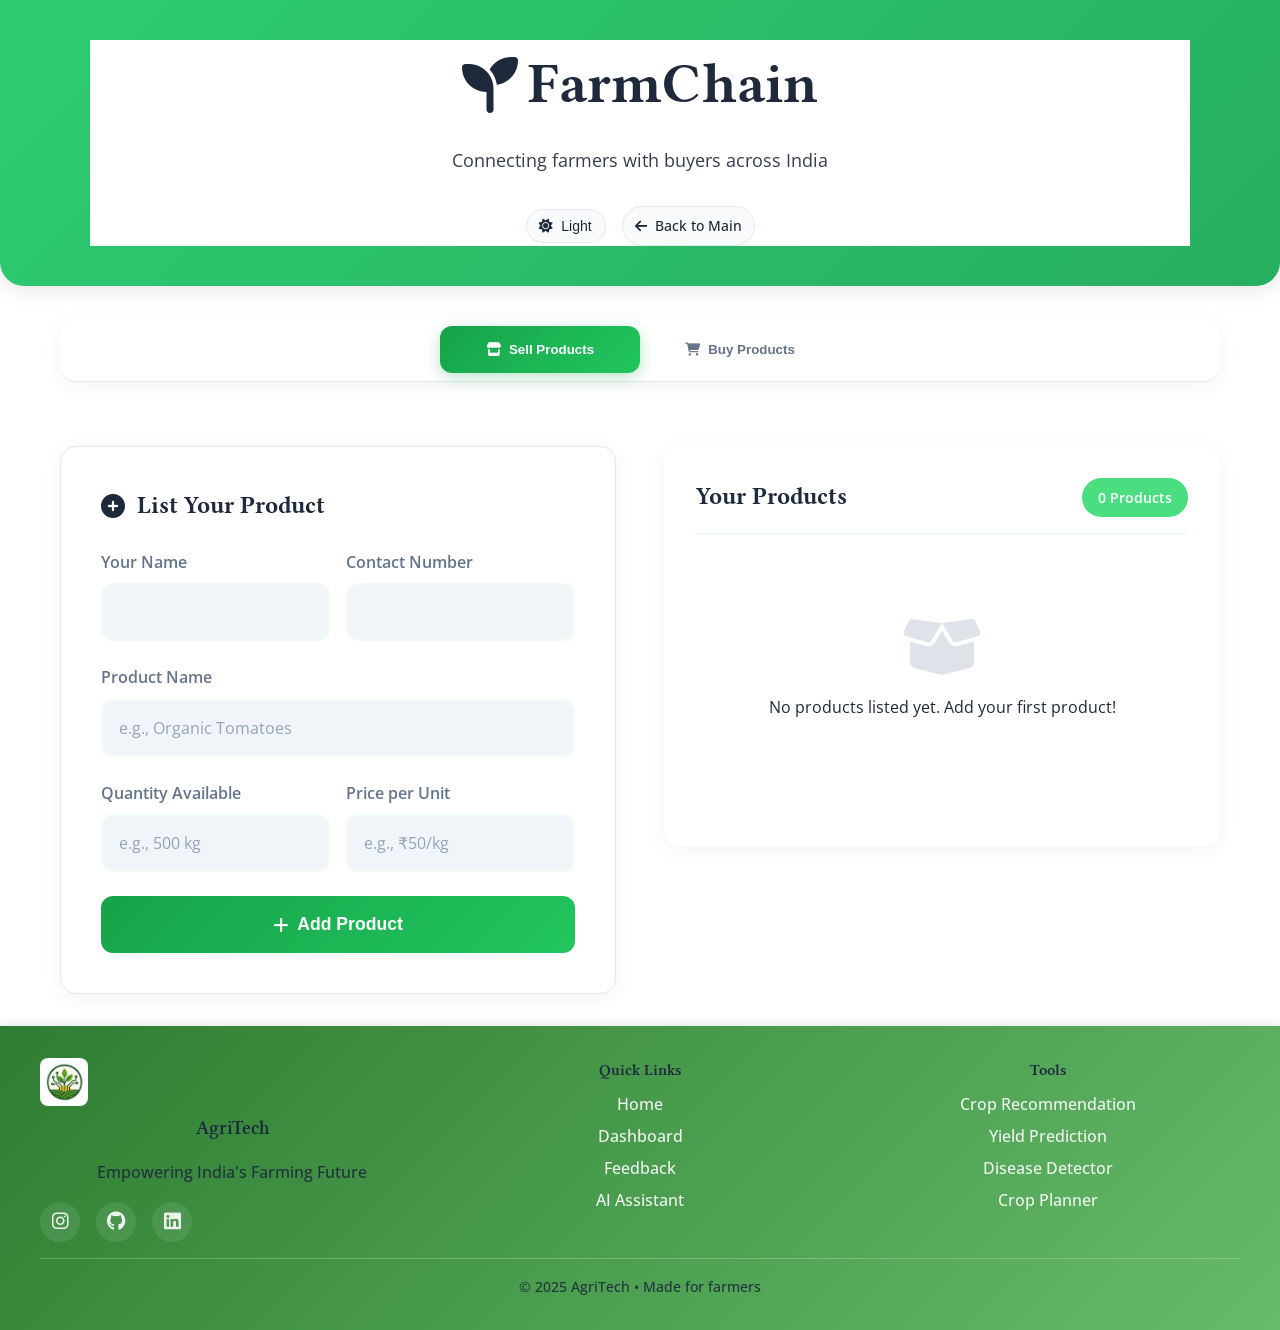
<file: farmer.html>
<!DOCTYPE html>
<html lang="en">

<head>
  <meta charset="UTF-8" />
  <meta name="viewport" content="width=device-width, initial-scale=1.0" />
  <title>FarmChain</title>
  <link rel="icon" type="image/png" href="/AgriTech/images/logo.png">
  <link rel="stylesheet" href="https://cdnjs.cloudflare.com/ajax/libs/font-awesome/6.5.0/css/all.min.css" />
  <link rel="preconnect" href="https://fonts.googleapis.com" />
  <link rel="preconnect" href="https://fonts.gstatic.com" crossorigin />
  <link href="https://fonts.googleapis.com/css2?family=Poppins:wght@300;400;500;600;700&display=swap"
    rel="stylesheet" />
  <link rel="stylesheet" href="farmer.css">
  <link rel="stylesheet" href="theme.css">
  <link rel="stylesheet" href="https://cdnjs.cloudflare.com/ajax/libs/font-awesome/6.5.0/css/all.min.css" />
</head>

<body>
  <header>
    <div class="container">
      <div class="header-content">
        <h1><i class="fas fa-seedling"></i> FarmChain</h1>
        <p class="header-subtitle">
          Connecting farmers with buyers across India
        </p>
        <div style="display: flex; gap: 1rem; align-items: center;">
          <button class="theme-toggle" aria-label="Toggle dark/light mode">
            <i class="fas fa-sun sun-icon"></i>
            <i class="fas fa-moon moon-icon"></i>
            <span class="theme-text">Light</span>
          </button>
          <a href="main.html" class="back-button">
            <i class="fas fa-arrow-left"></i> Back to Main
          </a>
        </div>
      </div>
    </div>
  </header>

  <div class="container">
    <nav class="nav-tabs">
      <button class="tab-button active" data-section="sell">
        <i class="fas fa-store"></i> Sell Products
      </button>
      <button class="tab-button" data-section="buy">
        <i class="fas fa-shopping-cart"></i> Buy Products
      </button>
    </nav>

    <main>
      <!-- Sell Section -->
      <section id="sell-section" class="section active">
        <div class="section-grid">
          <div class="form-card">
            <h3><i class="fas fa-plus-circle"></i> List Your Product</h3>
            <form id="product-form">
              <div class="form-row">
                <div class="form-group">
                  <label for="seller-name">Your Name</label>
                  <input type="text" id="seller-name" required />
                </div>
                <div class="form-group">
                  <label for="seller-contact">Contact Number</label>
                  <input type="tel" id="seller-contact" required />
                </div>
              </div>

              <div class="form-group">
                <label for="product-name">Product Name</label>
                <input type="text" id="product-name" placeholder="e.g., Organic Tomatoes" required />
              </div>

              <div class="form-row">
                <div class="form-group">
                  <label for="product-quantity">Quantity Available</label>
                  <input type="text" id="product-quantity" placeholder="e.g., 500 kg" required />
                </div>
                <div class="form-group">
                  <label for="product-price">Price per Unit</label>
                  <input type="text" id="product-price" placeholder="e.g., ₹50/kg" required />
                </div>
              </div>

              <button type="submit" class="submit-button">
                <i class="fas fa-plus"></i> Add Product
              </button>
            </form>
          </div>

          <div class="listings-container">
            <div class="listings-header">
              <h3>Your Products</h3>
              <span class="listings-count" id="product-count">0 Products</span>
            </div>
            <div id="product-display">
              <div class="empty-state">
                <i class="fas fa-box-open"></i>
                <p>No products listed yet. Add your first product!</p>
              </div>
            </div>
          </div>
        </div>
      </section>

      <!-- Buy Section -->
      <section id="buy-section" class="section">
        <div class="section-grid">
          <div class="form-card">
            <h3><i class="fas fa-search"></i> Request to Buy</h3>
            <form id="buy-form">
              <div class="form-row">
                <div class="form-group">
                  <label for="buyer-name">Your Name</label>
                  <input type="text" id="buyer-name" required />
                </div>
                <div class="form-group">
                  <label for="buyer-contact">Contact Number</label>
                  <input type="tel" id="buyer-contact" required />
                </div>
              </div>

              <div class="form-group">
                <label for="buy-product-name">Product Looking For</label>
                <input type="text" id="buy-product-name" placeholder="e.g., Fresh Wheat" required />
              </div>

              <div class="form-group">
                <label for="buy-product-quantity">Quantity Needed</label>
                <input type="text" id="buy-product-quantity" placeholder="e.g., 1000 kg" required />
              </div>

              <button type="submit" class="submit-button">
                <i class="fas fa-paper-plane"></i> Send Request
              </button>
            </form>
          </div>

          <div class="listings-container">
            <div class="listings-header">
              <h3>Buy Requests</h3>
              <span class="listings-count" id="request-count">0 Requests</span>
            </div>
            <div id="buy-request-display">
              <div class="empty-state">
                <i class="fas fa-clipboard-list"></i>
                <p>No buy requests yet. Submit your first request!</p>
              </div>
            </div>
          </div>
        </div>
      </section>
    </main>
  </div>

  <style>
    .site-footer {
      background: linear-gradient(135deg, #2e7d32, #66bb6a);
      color: #fff;
      margin-top: auto;
      padding: 2rem 1.25rem;
    }

    .site-footer .footer-inner {
      max-width: 1200px;
      margin: 0 auto;
      display: grid;
      grid-template-columns: repeat(auto-fit, minmax(220px, 1fr));
      gap: 1.5rem;
      align-items: flex-start;
    }

    .footer-brand {
      display: flex;
      flex-direction: column;
      gap: .5rem
    }

    .footer-logo {
      width: 48px;
      height: 48px;
      border-radius: 8px;
      object-fit: cover;
      background: #fff;
      padding: 4px
    }

    .site-footer h3,
    .site-footer h4 {
      margin: 0 0 .5rem 0
    }

    .site-footer p {
      margin: 0;
      opacity: .9
    }

    .site-footer ul {
      list-style: none;
      padding: 0;
      margin: 0;
      display: flex;
      flex-direction: column;
      gap: .4rem
    }

    .site-footer a {
      color: #fff;
      text-decoration: none;
      opacity: .9;
      transition: opacity .2s
    }

    .site-footer a:hover {
      opacity: 1;
      text-decoration: underline
    }

    .footer-bottom {
      max-width: 1200px;
      margin: 1rem auto 0;
      padding-top: 1rem;
      border-top: 1px solid rgba(255, 255, 255, .25);
      text-align: center;
      font-size: .9rem;
      opacity: .9
    }

    .social-media {
      display: flex;
      gap: 1rem;
      margin-top: .5rem
    }

    .social-media a {
      display: flex;
      align-items: center;
      justify-content: center;
      width: 40px;
      height: 40px;
      background: rgba(255, 255, 255, .1);
      border-radius: 50%;
      transition: all .3s ease;
      font-size: 1.2rem
    }

    .social-media a:hover {
      background: rgba(255, 255, 255, .2);
      transform: translateY(-2px)
    }
  </style>
  <footer class="site-footer">
    <div class="footer-inner">
      <div class="footer-brand">
        <img src="images/logo.png" alt="AgriTech logo" class="footer-logo">
        <h3>AgriTech</h3>
        <p>Empowering India's Farming Future</p>
        <div class="social-media">
          <a href="https://instagram.com" target="_blank" aria-label="Follow us on Instagram">
            <i class="fab fa-instagram"></i>
          </a>
          <a href="https://github.com/omroy07" target="_blank" aria-label="View our GitHub repositories">
            <i class="fab fa-github"></i>
          </a>
          <a href="https://www.linkedin.com/in/om-roy-3b809628a/" target="_blank"
            aria-label="Connect with us on LinkedIn">
            <i class="fab fa-linkedin"></i>
          </a>
        </div>
      </div>
      <div class="footer-links">
        <h4>Quick Links</h4>
        <ul>
          <li><a href="index.html">Home</a></li>
          <li><a href="main.html">Dashboard</a></li>
          <li><a href="feed-back.html">Feedback</a></li>
          <li><a href="chat.html">AI Assistant</a></li>
        </ul>
      </div>
      <div class="footer-links">
        <h4>Tools</h4>
        <ul>
          <li><a href="Crop Recommendation/templates/index.html">Crop Recommendation</a></li>
          <li><a href="Crop Yield Prediction/crop_yield_app/templates/index.html">Yield Prediction</a></li>
          <li><a href="Disease prediction/template/index.html">Disease Detector</a></li>
          <li><a href="Crop_Planning/templates/cropplan.html">Crop Planner</a></li>
        </ul>
      </div>
    </div>
    <div class="footer-bottom">© 2025 AgriTech • Made for farmers</div>
  </footer>

  <script src="farmer.js"></script>
  <script src="theme.js"></script>
</body>

</html>
</file>
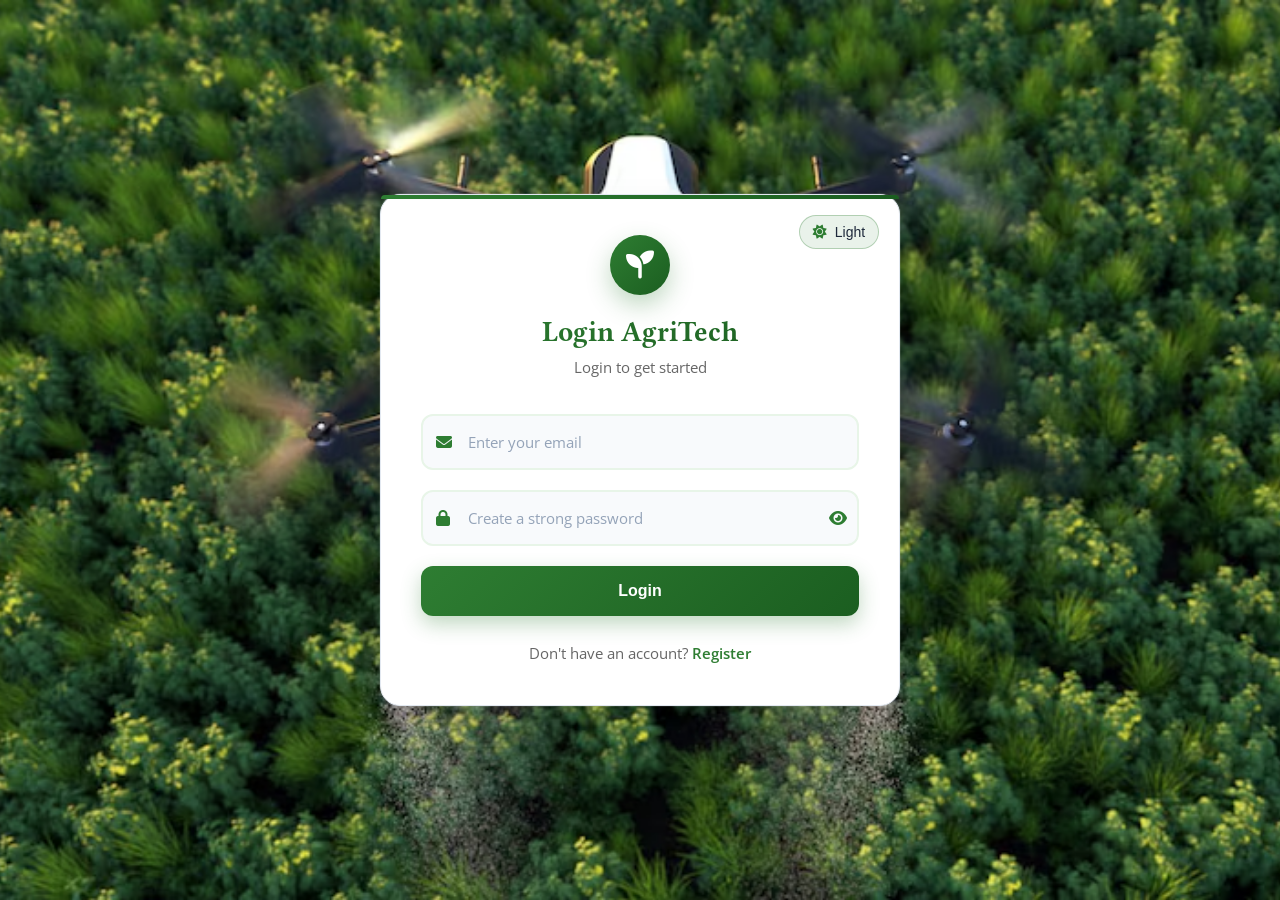
<file: login.html>
<!DOCTYPE html>
<html lang="en">

<head>
  <meta charset="UTF-8">
  <title>Login - AgriTech</title>
  <link rel="stylesheet" href="https://cdnjs.cloudflare.com/ajax/libs/font-awesome/6.4.0/css/all.min.css">
  <link rel="stylesheet" href="login.css">
  <link rel="stylesheet" href="theme.css">
</head>

<body
  style="background-image: url('images/login.avif'); background-size: cover; background-position: center; background-repeat: no-repeat;">
  <div class="form-container">
    <!-- Add the theme toggle button -->
    <div style="position: absolute; top: 20px; right: 20px;">
      <button class="theme-toggle" aria-label="Toggle dark/light mode" style="background: rgba(46, 125, 50, 0.1); border: 1px solid rgba(46, 125, 50, 0.3); color: #2e7d32;">
        <i class="fas fa-sun sun-icon"></i>
        <i class="fas fa-moon moon-icon"></i>
        <span class="theme-text">Light</span>
      </button>
    </div>

    <!-- Brand section -->
    <div class="brand-section">
      <div class="brand-icon">
        <i class="fas fa-seedling"></i>
      </div>
      <h2>Login AgriTech</h2>
      <p class="form-subtitle">Login to get started</p>
    </div>

    <!-- Login form -->
    <form onsubmit="handleLogin(event)">
      <div class="input-group">
        <i class="fas fa-envelope"></i>
        <input type="email" id="email" placeholder="Enter your email" required>
      </div>
      <div class="input-group">
        <i class="fas fa-lock"></i>
        <input type="password" id="password" placeholder="Create a strong password" required oninput="checkPasswordStrength()">
        <button type="button" class="password-toggle" onclick="togglePassword()">
          <i class="fas fa-eye" id="password-eye"></i>
        </button>
      </div>
      <button type="submit">Login</button>
      <p>Don't have an account? <a href="register.html">Register</a></p>
    </form>
  </div>
  <script src="login.js"></script>
  <script src="theme.js"></script>
</body>

</html>
</file>
<file: style.css>
/* Theme System - Dark/Light Mode */
    :root {
      /* Light mode colors */
      --bg-primary: #ffffff;
      --bg-secondary: #f8fafc;
      --bg-tertiary: #f1f5f9;
      --text-primary: #1e293b;
      --text-secondary: #64748b;
      --text-muted: #94a3b8;
      --border-color: #e2e8f0;
      --shadow-light: rgba(0, 0, 0, 0.05);
      --shadow-medium: rgba(0, 0, 0, 0.1);
      --shadow-heavy: rgba(0, 0, 0, 0.15);
      
      /* Agricultural green palette */
      --primary-green: #16a34a;
      --secondary-green: #22c55e;
      --accent-green: #4ade80;
      --light-green: #f0fdf4;
      --dark-green: #15803d;
      --green-hover: #15803d;
    }

    [data-theme="dark"] {
      /* Dark mode colors */
      --bg-primary: #0f172a;
      --bg-secondary: #1e293b;
      --bg-tertiary: #334155;
      --text-primary: #f8fafc;
      --text-secondary: #cbd5e1;
      --text-muted: #94a3b8;
      --border-color: #334155;
      --shadow-light: rgba(0, 0, 0, 0.3);
      --shadow-medium: rgba(0, 0, 0, 0.4);
      --shadow-heavy: rgba(0, 0, 0, 0.6);
      
      /* Adjusted green colors for dark mode */
      --light-green: #1a2e1a;
      --green-hover: #22c55e;
    }

    /* Base Styles */
    * {
      margin: 0;
      padding: 0;
      box-sizing: border-box;
    }

    body {
      font-family: 'Open Sans', -apple-system, BlinkMacSystemFont, sans-serif;
      background-color: var(--bg-primary);
      color: var(--text-primary);
      line-height: 1.6;
      transition: all 0.3s ease;
    }

    .serif {
      font-family: 'Libertinus Serif', Georgia, serif;
    }

    /* Navigation */
    .navbar {
      background: var(--bg-primary);
      backdrop-filter: blur(20px);
      border-bottom: 1px solid var(--border-color);
      position: sticky;
      top: 0;
      z-index: 100;
      padding: 1rem 2rem;
      transition: all 0.3s ease;
    }

    .navbar-content {
      max-width: 1200px;
      margin: 0 auto;
      display: flex;
      justify-content: space-between;
      align-items: center;
    }

    .brand .logo {
      font-family: 'Libertinus Serif', serif;
      font-size: 1.75rem;
      font-weight: 600;
      color: var(--primary-green);
      text-decoration: none;
    }

    .nav-buttons {
      display: flex;
      gap: 1rem;
      align-items: center;
    }

    .btn {
      padding: 0.5rem 1rem;
      border-radius: 8px;
      text-decoration: none;
      font-weight: 500;
      font-size: 0.875rem;
      transition: all 0.2s ease;
      border: none;
      cursor: pointer;
    }

    .btn-primary {
      background: var(--primary-green);
      color: white;
    }

    .btn-primary:hover {
      background: var(--green-hover);
      transform: translateY(-1px);
    }

    .btn-secondary {
      background: transparent;
      color: var(--text-primary);
      border: 1px solid var(--border-color);
    }

    .btn-secondary:hover {
      background: var(--bg-secondary);
    }

    /* Theme Toggle */
    .theme-toggle {
      position: relative;
      background: var(--bg-secondary);
      border: 1px solid var(--border-color);
      border-radius: 20px;
      padding: 0.5rem 0.75rem;
      cursor: pointer;
      transition: all 0.3s ease;
      display: flex;
      align-items: center;
      gap: 0.5rem;
      color: var(--text-primary);
      font-size: 0.875rem;
      font-weight: 500;
      min-width: 80px;
      justify-content: center;
    }

    .theme-toggle:hover {
      background: var(--bg-tertiary);
    }

    .theme-toggle i {
      font-size: 0.875rem;
      transition: all 0.3s ease;
    }

    .theme-toggle .sun-icon {
      opacity: 1;
      transform: rotate(0deg);
    }

    .theme-toggle .moon-icon {
      opacity: 0;
      transform: rotate(180deg);
      position: absolute;
      left: 12px;
    }

    [data-theme="dark"] .theme-toggle .sun-icon {
      opacity: 0;
      transform: rotate(180deg);
    }

    [data-theme="dark"] .theme-toggle .moon-icon {
      opacity: 1;
      transform: rotate(0deg);
    }

    /* Hero Section */
    .hero {
      background: linear-gradient(135deg, var(--light-green) 0%, var(--bg-secondary) 100%);
      padding: 4rem 2rem;
      text-align: center;
    }

    [data-theme="dark"] .hero {
      background: linear-gradient(135deg, var(--light-green) 0%, var(--bg-secondary) 100%);
    }

    .hero-content {
      max-width: 800px;
      margin: 0 auto;
    }

    .hero h2 {
      font-family: 'Libertinus Serif', serif;
      font-size: clamp(2rem, 5vw, 3.5rem);
      font-weight: 600;
      color: var(--text-primary);
      margin-bottom: 1.5rem;
      line-height: 1.2;
    }

    .hero p {
      font-size: 1.125rem;
      color: var(--text-secondary);
      margin-bottom: 2rem;
      line-height: 1.7;
    }

    .hero strong {
      color: var(--primary-green);
      font-weight: 600;
    }

    /* Features Section */
    .features {
      padding: 4rem 2rem;
      background: var(--bg-primary);
    }

    .features-container {
      max-width: 1200px;
      margin: 0 auto;
    }

    .features-title {
      font-family: 'Libertinus Serif', serif;
      text-align: center;
      font-size: 2.5rem;
      font-weight: 600;
      color: var(--text-primary);
      margin-bottom: 3rem;
    }

    .features-grid {
      display: grid;
      grid-template-columns: repeat(auto-fit, minmax(280px, 1fr));
      gap: 2rem;
    }

    .feature-card {
      background: var(--bg-secondary);
      border: 1px solid var(--border-color);
      border-radius: 16px;
      padding: 2rem;
      text-align: center;
      transition: all 0.3s ease;
      position: relative;
      overflow: hidden;
    }

    .feature-card::before {
      content: '';
      position: absolute;
      top: 0;
      left: 0;
      right: 0;
      height: 4px;
      background: var(--primary-green);
      transform: scaleX(0);
      transition: transform 0.3s ease;
    }

    .feature-card:hover {
      transform: translateY(-4px);
      box-shadow: 0 10px 25px var(--shadow-medium);
      border-color: var(--primary-green);
    }

    .feature-card:hover::before {
      transform: scaleX(1);
    }

    .feature-icon {
      font-size: 3rem;
      margin-bottom: 1rem;
      display: block;
    }

    .feature-title {
      font-family: 'Libertinus Serif', serif;
      font-size: 1.5rem;
      font-weight: 600;
      color: var(--text-primary);
      margin-bottom: 1rem;
    }

    .feature-description {
      color: var(--text-secondary);
      line-height: 1.6;
    }

    /* Carousel Section */
    .carousel {
      padding: 4rem 2rem;
      background: var(--bg-secondary);
      overflow: hidden;
    }

    .carousel-title {
      font-family: 'Libertinus Serif', serif;
      text-align: center;
      font-size: 2.5rem;
      font-weight: 600;
      color: var(--text-primary);
      margin-bottom: 3rem;
    }

    .slider {
      width: 100%;
      overflow: hidden;
      position: relative;
    }

    .slide-track {
      display: flex;
      animation: scroll 20s linear infinite;
      width: calc(300px * 12); /* 12 images total */
    }

    .slide-track img {
      width: 300px;
      height: 200px;
      object-fit: cover;
      border-radius: 12px;
      margin-right: 1rem;
      box-shadow: 0 4px 15px var(--shadow-light);
      transition: transform 0.3s ease;
    }

    .slide-track img:hover {
      transform: scale(1.05);
    }

    @keyframes scroll {
      0% { transform: translateX(0); }
      100% { transform: translateX(calc(-300px * 6 - 6rem)); } /* Move by 6 images */
    }

    /* CTA Section */
    .cta {
      background: linear-gradient(135deg, var(--primary-green), var(--secondary-green));
      color: white;
      padding: 4rem 2rem;
      text-align: center;
    }

    .cta-content {
      max-width: 600px;
      margin: 0 auto;
    }

    .cta h3 {
      font-family: 'Libertinus Serif', serif;
      font-size: 2.5rem;
      font-weight: 600;
      margin-bottom: 1rem;
    }

    .cta p {
      font-size: 1.125rem;
      margin-bottom: 2rem;
      opacity: 0.9;
    }

    .cta-button {
      display: inline-block;
      background: white;
      color: var(--primary-green);
      padding: 1rem 2rem;
      border-radius: 12px;
      text-decoration: none;
      font-weight: 600;
      font-size: 1.125rem;
      transition: all 0.3s ease;
      box-shadow: 0 4px 15px rgba(0, 0, 0, 0.1);
    }

    .cta-button:hover {
      transform: translateY(-2px);
      box-shadow: 0 8px 25px rgba(0, 0, 0, 0.2);
    }

    /* Footer */
    .site-footer {
      background: linear-gradient(135deg, var(--primary-green), var(--secondary-green));
      color: white;
      margin-top: auto;
      padding: 3rem 2rem 2rem;
    }

    .footer-inner {
      max-width: 1200px;
      margin: 0 auto;
      display: grid;
      grid-template-columns: repeat(auto-fit, minmax(250px, 1fr));
      gap: 2rem;
      align-items: flex-start;
    }

    .footer-brand {
      display: flex;
      flex-direction: column;
      gap: 1rem;
    }

    .footer-logo {
      width: 60px;
      height: 60px;
      border-radius: 12px;
      object-fit: cover;
      background: white;
      padding: 8px;
    }

    .site-footer h3,
    .site-footer h4 {
      font-family: 'Libertinus Serif', serif;
      margin: 0 0 1rem 0;
      font-weight: 600;
    }

    .site-footer h3 {
      font-size: 1.5rem;
    }

    .site-footer p {
      margin: 0;
      opacity: 0.9;
      line-height: 1.6;
    }

    .site-footer ul {
      list-style: none;
      padding: 0;
      margin: 0;
      display: flex;
      flex-direction: column;
      gap: 0.75rem;
    }

    .site-footer a {
      color: white;
      text-decoration: none;
      opacity: 0.9;
      transition: all 0.2s ease;
    }

    .site-footer a:hover {
      opacity: 1;
      transform: translateX(4px);
    }

    .footer-bottom {
      max-width: 1200px;
      margin: 2rem auto 0;
      padding-top: 2rem;
      border-top: 1px solid rgba(255, 255, 255, 0.2);
      text-align: center;
      font-size: 0.875rem;
      opacity: 0.8;
    }

    .social-media {
      display: flex;
      gap: 1rem;
      margin-top: 1rem;
    }

    .social-media a {
      display: flex;
      align-items: center;
      justify-content: center;
      width: 44px;
      height: 44px;
      background: rgba(255, 255, 255, 0.1);
      border-radius: 12px;
      transition: all 0.3s ease;
      font-size: 1.25rem;
    }

    .social-media a:hover {
      background: rgba(255, 255, 255, 0.2);
      transform: translateY(-2px);
    }

    /* Scroll to Top Button */
    .scroll-to-top {
      position: fixed;
      bottom: 2rem;
      right: 2rem;
      width: 50px;
      height: 50px;
      background: var(--primary-green);
      color: white;
      border: none;
      border-radius: 50%;
      cursor: pointer;
      display: flex;
      align-items: center;
      justify-content: center;
      box-shadow: 0 4px 15px var(--shadow-medium);
      transition: all 0.3s ease;
      opacity: 0;
      visibility: hidden;
      z-index: 1000;
    }

    .scroll-to-top.visible {
      opacity: 1;
      visibility: visible;
    }

    .scroll-to-top:hover {
      transform: translateY(-3px);
      box-shadow: 0 6px 20px var(--shadow-heavy);
    }

    /* Responsive Design */
    @media (max-width: 768px) {
      .navbar {
        padding: 1rem;
      }

      .navbar-content {
        flex-direction: column;
        gap: 1rem;
      }

      .nav-buttons {
        flex-wrap: wrap;
        justify-content: center;
      }

      .hero {
        padding: 3rem 1rem;
      }

      .features,
      .carousel,
      .cta {
        padding: 3rem 1rem;
      }

      .features-grid {
        grid-template-columns: 1fr;
        gap: 1.5rem;
      }

      .slide-track {
        animation-duration: 15s;
      }

      .site-footer {
        padding: 2rem 1rem;
      }

      .footer-inner {
        grid-template-columns: 1fr;
        text-align: center;
      }
    }

    /* Loading Animation */
    .loading {
      opacity: 0;
      animation: fadeIn 0.8s ease forwards;
    }

    @keyframes fadeIn {
      to { opacity: 1; }
    }

    /* Smooth transitions for all elements */
    * {
      transition: background-color 0.3s ease, color 0.3s ease, border-color 0.3s ease;
    }
</file>
<file: Disease prediction/static/index.css>
/* Import theme system */
@import url('../../theme.css');

* {
  margin: 0;
  padding: 0;
  box-sizing: border-box;
  transition: background-color 0.3s ease, color 0.3s ease, border-color 0.3s ease;
}

:root {
  --primary-green: #1a5f1a;
  --secondary-green: #2e8b2e;
  --accent-green: #4caf50;
  --light-green: #81c784;
  --pale-green: #c8e6c9;
  --gradient-primary: linear-gradient(
    135deg,
    #1a5f1a 0%,
    #2e8b2e 50%,
    #4caf50 100%
  );
  --gradient-card: linear-gradient(
    145deg,
    rgba(255, 255, 255, 0.9) 0%,
    rgba(255, 255, 255, 0.7) 100%
  );
  --text-dark: #1a1a1a;
  --text-medium: #4a4a4a;
  --text-light: #6a6a6a;
  --background: #f8fffe;
  --surface: rgba(255, 255, 255, 0.95);
  --shadow-light: 0 2px 10px rgba(26, 95, 26, 0.08);
  --shadow-medium: 0 8px 30px rgba(26, 95, 26, 0.12);
  --shadow-heavy: 0 20px 60px rgba(26, 95, 26, 0.15);
  --border-radius: 16px;
  --border-radius-large: 24px;
  --transition: all 0.4s cubic-bezier(0.4, 0, 0.2, 1);
}

body {
  font-family: "Inter", -apple-system, BlinkMacSystemFont, sans-serif;
  background-color: var(--bg-secondary, #f8fffe);
  color: var(--text-primary, #333);
  line-height: 1.7;
  overflow-x: hidden;
  min-height: 100vh;
}

/* Animated background */
.background-animation {
  position: fixed;
  top: 0;
  left: 0;
  width: 100%;
  height: 100%;
  z-index: -1;
  overflow: hidden;
}

.leaf {
  position: absolute;
  width: 20px;
  height: 20px;
  background: var(--accent-green);
  border-radius: 0 100% 0 100%;
  opacity: 0.1;
  animation: float 15s infinite ease-in-out;
}

.leaf:nth-child(1) {
  left: 10%;
  animation-delay: 0s;
}
.leaf:nth-child(2) {
  left: 20%;
  animation-delay: 2s;
}
.leaf:nth-child(3) {
  left: 30%;
  animation-delay: 4s;
}
.leaf:nth-child(4) {
  left: 40%;
  animation-delay: 6s;
}
.leaf:nth-child(5) {
  left: 50%;
  animation-delay: 8s;
}
.leaf:nth-child(6) {
  left: 60%;
  animation-delay: 10s;
}
.leaf:nth-child(7) {
  left: 70%;
  animation-delay: 12s;
}
.leaf:nth-child(8) {
  left: 80%;
  animation-delay: 14s;
}

@keyframes float {
  0%,
  100% {
    transform: translateY(100vh) rotate(0deg);
  }
  50% {
    transform: translateY(-20px) rotate(180deg);
  }
}

/* Header */
.header {
  background: var(--gradient-primary);
  padding: 1rem 0;
  box-shadow: var(--shadow-medium);
  position: relative;
}

.nav-container {
  max-width: 1200px;
  margin: 0 auto;
  padding: 0 2rem;
  display: flex;
  align-items: center;
  justify-content: space-between;
}

.logo {
  display: flex;
  align-items: center;
  gap: 0.75rem;
  color: white;
  font-size: 1.5rem;
  font-weight: 700;
}

.logo i {
  font-size: 2rem;
  color: var(--pale-green);
}

/* Main content */
.main-container {
  max-width: 800px;
  margin: 0 auto;
  padding: 3rem 2rem;
}

.hero-section {
  text-align: center;
  margin-bottom: 3rem;
}

.hero-title {
  font-size: 3rem;
  font-weight: 700;
  background: var(--gradient-primary);
  -webkit-background-clip: text;
  -webkit-text-fill-color: transparent;
  background-clip: text;
  margin-bottom: 1rem;
  line-height: 1.2;
}

.hero-subtitle {
  font-size: 1.2rem;
  color: var(--text-medium);
  margin-bottom: 2rem;
  max-width: 600px;
  margin-left: auto;
  margin-right: auto;
}

/* Upload card */
.upload-card {
  background: var(--bg-primary, rgba(255, 255, 255, 0.9));
  backdrop-filter: blur(20px);
  border-radius: var(--border-radius-large);
  padding: 3rem;
  box-shadow: 0 20px 60px var(--shadow-heavy, rgba(0, 0, 0, 0.15));
  border: 1px solid rgba(255, 255, 255, 0.3);
  margin-bottom: 2rem;
}

.upload-form {
  display: flex;
  flex-direction: column;
  gap: 2rem;
}

/* File upload area */
.file-upload-area {
  position: relative;
  border: 3px dashed var(--light-green);
  border-radius: var(--border-radius);
  padding: 3rem 2rem;
  text-align: center;
  transition: var(--transition);
  background: rgba(200, 230, 201, 0.1);
  cursor: pointer;
}

.file-upload-area:hover {
  border-color: var(--accent-green);
  background: rgba(200, 230, 201, 0.2);
  transform: translateY(-2px);
}

.file-upload-area.dragover {
  border-color: var(--primary-green);
  background: rgba(200, 230, 201, 0.3);
  transform: scale(1.02);
}

.upload-icon {
  font-size: 4rem;
  color: var(--accent-green);
  margin-bottom: 1rem;
  animation: bounce 2s infinite;
}

@keyframes bounce {
  0%,
  20%,
  50%,
  80%,
  100% {
    transform: translateY(0);
  }
  40% {
    transform: translateY(-10px);
  }
  60% {
    transform: translateY(-5px);
  }
}

.upload-text {
  font-size: 1.2rem;
  color: var(--text-medium);
  margin-bottom: 0.5rem;
  font-weight: 500;
}

.upload-subtext {
  color: var(--text-light);
  font-size: 0.9rem;
}

#file-input {
  position: absolute;
  opacity: 0;
  width: 100%;
  height: 100%;
  cursor: pointer;
}

/* File preview */
.file-preview {
  display: none;
  text-align: center;
  padding: 1rem;
  background: rgba(76, 175, 80, 0.1);
  border-radius: var(--border-radius);
  border: 1px solid var(--light-green);
}

.file-preview.show {
  display: block;
}

.preview-image {
  max-width: 200px;
  max-height: 200px;
  border-radius: var(--border-radius);
  margin-bottom: 1rem;
  box-shadow: var(--shadow-light);
}

.file-info {
  color: var(--text-medium);
  font-size: 0.9rem;
}

.remove-file {
  background: none;
  border: none;
  color: #e74c3c;
  cursor: pointer;
  margin-left: 1rem;
  padding: 0.25rem 0.5rem;
  border-radius: 4px;
  transition: var(--transition);
}

.remove-file:hover {
  background: rgba(231, 76, 60, 0.1);
}

/* Submit button */
.submit-btn {
  background: var(--gradient-primary);
  color: white;
  border: none;
  padding: 1rem 2rem;
  font-size: 1.1rem;
  font-weight: 600;
  border-radius: var(--border-radius);
  cursor: pointer;
  transition: var(--transition);
  position: relative;
  overflow: hidden;
  display: flex;
  align-items: center;
  justify-content: center;
  gap: 0.75rem;
  disabled: opacity 0.7;
}

.submit-btn:hover:not(:disabled) {
  transform: translateY(-2px);
  box-shadow: var(--shadow-medium);
}

.submit-btn:active {
  transform: translateY(0);
}

.submit-btn:disabled {
  opacity: 0.7;
  cursor: not-allowed;
}

.btn-text {
  position: relative;
  z-index: 2;
}

/* Loading animation */
.loading-spinner {
  display: none;
  width: 20px;
  height: 20px;
  border: 2px solid rgba(255, 255, 255, 0.3);
  border-top: 2px solid white;
  border-radius: 50%;
  animation: spin 1s linear infinite;
}

@keyframes spin {
  0% {
    transform: rotate(0deg);
  }
  100% {
    transform: rotate(360deg);
  }
}

/* Features section */
.features {
  display: grid;
  grid-template-columns: repeat(auto-fit, minmax(250px, 1fr));
  gap: 1.5rem;
  margin-top: 3rem;
}

.feature-card {
  background: var(--bg-primary, rgba(255, 255, 255, 0.95));
  padding: 1.5rem;
  border-radius: var(--border-radius);
  box-shadow: 0 2px 10px var(--shadow-light, rgba(0, 0, 0, 0.08));
  text-align: center;
  transition: var(--transition);
  border: 1px solid rgba(255, 255, 255, 0.5);
}

.feature-card:hover {
  transform: translateY(-5px);
  box-shadow: var(--shadow-medium);
}

.feature-icon {
  font-size: 2.5rem;
  color: var(--accent-green);
  margin-bottom: 1rem;
}

.feature-title {
  font-size: 1.1rem;
  font-weight: 600;
  margin-bottom: 0.5rem;
  color: var(--text-primary, #333);
}

.feature-description {
  color: var(--text-secondary, #666);
  font-size: 0.9rem;
}

/* Responsive design */
@media (max-width: 768px) {
  .main-container {
    padding: 2rem 1rem;
  }

  .hero-title {
    font-size: 2rem;
  }

  .upload-card {
    padding: 2rem 1.5rem;
  }

  .file-upload-area {
    padding: 2rem 1rem;
  }

  .features {
    grid-template-columns: 1fr;
  }
}
</file>
<file: theme.css>
/* AgriTech Enhanced Theme System */
@import url('https://fonts.googleapis.com/css2?family=Open+Sans:wght@300;400;500;600;700&family=Libertinus+Serif:wght@400;600&display=swap');

/* Theme System - Dark/Light Mode */
:root {
  /* Light mode colors */
  --bg-primary: #ffffff;
  --bg-secondary: #f8fafc;
  --bg-tertiary: #f1f5f9;
  --text-primary: #1e293b;
  --text-secondary: #64748b;
  --text-muted: #94a3b8;
  --border-color: #e2e8f0;
  --shadow-light: rgba(0, 0, 0, 0.05);
  --shadow-medium: rgba(0, 0, 0, 0.1);
  --shadow-heavy: rgba(0, 0, 0, 0.15);
  
  /* Agricultural green palette */
  --primary-green: #16a34a;
  --secondary-green: #22c55e;
  --accent-green: #4ade80;
  --light-green: #f0fdf4;
  --dark-green: #15803d;
  --green-hover: #15803d;
  
  /* Typography */
  --font-primary: 'Open Sans', -apple-system, BlinkMacSystemFont, sans-serif;
  --font-serif: 'Libertinus Serif', Georgia, serif;
}

[data-theme="dark"] {
  /* Dark mode colors */
  --bg-primary: #0f172a;
  --bg-secondary: #1e293b;
  --bg-tertiary: #334155;
  --text-primary: #f8fafc;
  --text-secondary: #cbd5e1;
  --text-muted: #94a3b8;
  --border-color: #334155;
  --shadow-light: rgba(0, 0, 0, 0.3);
  --shadow-medium: rgba(0, 0, 0, 0.4);
  --shadow-heavy: rgba(0, 0, 0, 0.6);
  
  /* Adjusted green colors for dark mode */
  --light-green: #1a2e1a;
  --green-hover: #22c55e;
}

/* Base Styles */
* {
  transition: background-color 0.3s ease, color 0.3s ease, border-color 0.3s ease, box-shadow 0.3s ease;
}

body {
  font-family: var(--font-primary);
  background-color: var(--bg-primary);
  color: var(--text-primary);
  line-height: 1.6;
  transition: all 0.3s ease;
}

.serif {
  font-family: var(--font-serif);
}

/* Theme Toggle Button */
.theme-toggle,.back-button {
  position: relative;
  background: var(--bg-secondary);
  border: 1px solid var(--border-color);
  border-radius: 20px;
  padding: 0.5rem 0.75rem;
  cursor: pointer;
  transition: all 0.3s cubic-bezier(0.4, 0, 0.2, 1);
  display: flex;
  align-items: center;
  gap: 0.5rem;
  color: var(--text-primary);
  font-size: 0.875rem;
  font-weight: 500;
  min-width: 80px;
  justify-content: center;
}

.theme-toggle:hover {
  background: var(--bg-tertiary);
  transform: translateY(-1px);
  box-shadow: 0 4px 15px var(--shadow-light);
}

.theme-toggle i {
  font-size: 0.875rem;
  transition: all 0.3s ease;
}

.theme-toggle .sun-icon {
  opacity: 1;
  transform: rotate(0deg);
}

.theme-toggle .moon-icon {
  opacity: 0;
  transform: rotate(180deg);
  position: absolute;
  left: 12px;
}

[data-theme="dark"] .theme-toggle .sun-icon {
  opacity: 0;
  transform: rotate(180deg);
}

[data-theme="dark"] .theme-toggle .moon-icon {
  opacity: 1;
  transform: rotate(0deg);
}

/* Apply theme colors to common elements */
.card,
.container,
.form-container,
.feedback-container,
.prediction-card,
.upload-card,
.analysis-section,
.features-section,
.section,
.dealer-card,
.listing-item,
.feature-card,
.grid-item {
  background-color: var(--bg-primary);
  border-color: var(--border-color);
  color: var(--text-primary);
}
.back-button

/* Secondary backgrounds */
.chat-header,
.upload-area,
.preview-container,
.result-card,
.guide-item,
.crop-item,
.feedback-item,
.alert-card,
.news-card {
  background-color: var(--bg-secondary);
  border-color: var(--border-color);
}

/* Text colors */
h1, h2, h3, h4, h5, h6 {
  color: var(--text-primary);
  font-family: var(--font-serif);
  font-weight: 600;
}

p, span, div, li {
  color: var(--text-primary);
}

.text-secondary,
.description,
.insight-note,
.dealer-info,
.timestamp,
.character-count {
  color: var(--text-secondary);
}

.text-muted {
  color: var(--text-muted);
}

/* Form elements */
input,
textarea,
select {
  background-color: var(--bg-primary);
  border: 1px solid var(--border-color);
  color: var(--text-primary);
  border-radius: 8px;
  padding: 0.75rem;
  font-family: var(--font-primary);
  transition: all 0.3s ease;
}

input:focus,
textarea:focus,
select:focus {
  background-color: var(--bg-primary);
  border-color: var(--primary-green);
  outline: none;
  box-shadow: 0 0 0 3px rgba(22, 163, 74, 0.1);
}

input::placeholder,
textarea::placeholder {
  color: var(--text-muted);
}

/* Button styles */
.btn {
  padding: 0.5rem 1rem;
  border-radius: 8px;
  text-decoration: none;
  font-weight: 500;
  font-size: 0.875rem;
  transition: all 0.2s ease;
  border: none;
  cursor: pointer;
  font-family: var(--font-primary);
  display: inline-flex;
  align-items: center;
  gap: 0.5rem;
}

.btn-primary {
  background: var(--primary-green);
  color: white;
}

.btn-primary:hover {
  background: var(--green-hover);
  transform: translateY(-1px);
  box-shadow: 0 4px 12px rgba(22, 163, 74, 0.3);
}

.btn-secondary {
  background: transparent;
  color: var(--text-primary);
  border: 1px solid var(--border-color);
}

.btn-secondary:hover {
  background: var(--bg-secondary);
  border-color: var(--primary-green);
}

.btn-outline {
  background: transparent;
  color: var(--primary-green);
  border: 2px solid var(--primary-green);
}

.btn-outline:hover {
  background: var(--primary-green);
  color: white;
}

/* Navigation improvements */
nav, .navbar {
  background-color: var(--bg-primary);
  border-bottom: 1px solid var(--border-color);
  backdrop-filter: blur(20px);
}

nav a, .navbar a {
  color: var(--text-primary);
  font-weight: 500;
  transition: all 0.2s ease;
}

nav a:hover, .navbar a:hover {
  color: var(--primary-green);
}

/* Chat specific adjustments */
#chat-window {
  background-color: var(--bg-secondary);
}

.message {
  background-color: var(--bg-primary);
  border: 1px solid var(--border-color);
  color: var(--text-primary);
  border-radius: 12px;
  padding: 1rem;
  margin: 0.5rem 0;
}

.message.user {
  background-color: var(--primary-green);
  color: white;
  margin-left: 2rem;
}

.message.bot {
  background-color: var(--bg-secondary);
  margin-right: 2rem;
}

/* Cards and containers */
.card {
  background: var(--bg-secondary);
  border: 1px solid var(--border-color);
  border-radius: 12px;
  padding: 1.5rem;
  box-shadow: 0 2px 8px var(--shadow-light);
  transition: all 0.3s ease;
}

.card:hover {
  transform: translateY(-2px);
  box-shadow: 0 8px 25px var(--shadow-medium);
  border-color: var(--primary-green);
}

/* Modals */
.modal {
  background-color: rgba(0, 0, 0, 0.5);
}

[data-theme="dark"] .modal {
  background-color: rgba(0, 0, 0, 0.8);
}

.modal-content {
  background-color: var(--bg-primary);
  color: var(--text-primary);
  border-radius: 16px;
  border: 1px solid var(--border-color);
}

/* Tables */
table {
  background-color: var(--bg-primary);
  border-collapse: collapse;
  width: 100%;
  border-radius: 8px;
  overflow: hidden;
  box-shadow: 0 2px 8px var(--shadow-light);
}

th, td {
  padding: 1rem;
  text-align: left;
  border-bottom: 1px solid var(--border-color);
  color: var(--text-primary);
}

th {
  background-color: var(--bg-secondary);
  font-weight: 600;
  color: var(--text-primary);
}

tr:hover {
  background-color: var(--bg-tertiary);
}

/* Alerts and notifications */
.alert {
  padding: 1rem;
  border-radius: 8px;
  border: 1px solid var(--border-color);
  margin: 1rem 0;
}

.alert-success {
  background-color: var(--light-green);
  border-color: var(--primary-green);
  color: var(--dark-green);
}

[data-theme="dark"] .alert-success {
  background-color: var(--light-green);
  color: var(--accent-green);
}

.alert-warning {
  background-color: #fef3c7;
  border-color: #f59e0b;
  color: #92400e;
}

[data-theme="dark"] .alert-warning {
  background-color: #451a03;
  color: #fbbf24;
}

.alert-error {
  background-color: #fef2f2;
  border-color: #ef4444;
  color: #dc2626;
}

[data-theme="dark"] .alert-error {
  background-color: #450a0a;
  color: #f87171;
}

/* Loading states */
.spinner {
  border: 3px solid var(--border-color);
  border-top: 3px solid var(--primary-green);
  border-radius: 50%;
  width: 40px;
  height: 40px;
  animation: spin 1s linear infinite;
  margin: 1rem auto;
}

@keyframes spin {
  0% { transform: rotate(0deg); }
  100% { transform: rotate(360deg); }
}

.loading-text {
  color: var(--text-secondary);
  text-align: center;
  margin: 1rem 0;
}

/* Ensure proper contrast for hover states */
[data-theme="dark"] .grid-item:hover,
[data-theme="dark"] .dealer-card:hover,
[data-theme="dark"] .feature-card:hover {
  background-color: var(--bg-tertiary);
}

/* Scrollbar styling */
::-webkit-scrollbar {
  width: 8px;
  height: 8px;
}

::-webkit-scrollbar-track {
  background: var(--bg-secondary);
}

::-webkit-scrollbar-thumb {
  background: var(--border-color);
  border-radius: 4px;
}

::-webkit-scrollbar-thumb:hover {
  background: var(--text-muted);
}

/* Selection styling */
::selection {
  background: var(--primary-green);
  color: white;
}

/* Focus indicators for accessibility */
*:focus {
  outline: 2px solid var(--primary-green);
  outline-offset: 2px;
}

button:focus,
input:focus,
textarea:focus,
select:focus {
  outline: none;
  box-shadow: 0 0 0 3px rgba(22, 163, 74, 0.2);
}

/* Utility classes */
.text-center { text-align: center; }
.text-left { text-align: left; }
.text-right { text-align: right; }

.mt-1 { margin-top: 0.25rem; }
.mt-2 { margin-top: 0.5rem; }
.mt-3 { margin-top: 0.75rem; }
.mt-4 { margin-top: 1rem; }

.mb-1 { margin-bottom: 0.25rem; }
.mb-2 { margin-bottom: 0.5rem; }
.mb-3 { margin-bottom: 0.75rem; }
.mb-4 { margin-bottom: 1rem; }

.p-1 { padding: 0.25rem; }
.p-2 { padding: 0.5rem; }
.p-3 { padding: 0.75rem; }
.p-4 { padding: 1rem; }

.rounded { border-radius: 0.375rem; }
.rounded-lg { border-radius: 0.5rem; }
.rounded-xl { border-radius: 0.75rem; }

.shadow-sm { box-shadow: 0 1px 2px var(--shadow-light); }
.shadow { box-shadow: 0 1px 3px var(--shadow-light); }
.shadow-lg { box-shadow: 0 10px 15px var(--shadow-medium); }

/* Animation classes */
.fade-in {
  animation: fadeIn 0.5s ease-in;
}

.slide-up {
  animation: slideUp 0.5s ease-out;
}

@keyframes fadeIn {
  from { opacity: 0; }
  to { opacity: 1; }
}

@keyframes slideUp {
  from {
    opacity: 0;
    transform: translateY(20px);
  }
  to {
    opacity: 1;
    transform: translateY(0);
  }
}

/* Responsive design helpers */
@media (max-width: 768px) {
  .theme-toggle {
    min-width: 60px;
  }
  
  .theme-toggle .theme-text {
    display: none;
  }
  
  .btn {
    padding: 0.5rem 0.75rem;
    font-size: 0.8rem;
  }
  
  .card {
    padding: 1rem;
  }
  
  table {
    font-size: 0.875rem;
  }
  
  th, td {
    padding: 0.5rem;
  }
}

/* Print styles */
@media print {
  * {
    background: white !important;
    color: black !important;
    box-shadow: none !important;
  }
  
  .theme-toggle,
  .scroll-to-top,
  nav,
  footer {
    display: none !important;
  }
}
</file>
<file: about.css>
/* Import theme system */
@import url('theme.css');

* {
  margin: 0;
  padding: 0;
  box-sizing: border-box;
  transition: background-color 0.3s ease, color 0.3s ease, border-color 0.3s ease;
}

:root {
      /* Light mode colors */
      --bg-primary: #ffffff;
      --bg-secondary: #f8fafc;
      --bg-tertiary: #f1f5f9;
      --text-primary: #1e293b;
      --text-secondary: #64748b;
      --text-muted: #94a3b8;
      --border-color: #e2e8f0;
      --shadow-light: rgba(0, 0, 0, 0.05);
      --shadow-medium: rgba(0, 0, 0, 0.1);
      --shadow-heavy: rgba(0, 0, 0, 0.15);
      
      /* Agricultural green palette */
      --primary-green: #16a34a;
      --secondary-green: #22c55e;
      --accent-green: #4ade80;
      --light-green: #f0fdf4;
      --dark-green: #15803d;
      --green-hover: #15803d;
    }

    [data-theme="dark"] {
      /* Dark mode colors */
      --bg-primary: #0f172a;
      --bg-secondary: #1e293b;
      --bg-tertiary: #334155;
      --text-primary: #f8fafc;
      --text-secondary: #cbd5e1;
      --text-muted: #94a3b8;
      --border-color: #334155;
      --shadow-light: rgba(0, 0, 0, 0.3);
      --shadow-medium: rgba(0, 0, 0, 0.4);
      --shadow-heavy: rgba(0, 0, 0, 0.6);
      
      /* Adjusted green colors for dark mode */
      --light-green: #1a2e1a;
      --green-hover: #22c55e;
    }
.serif {
      font-family: 'Libertinus Serif', Georgia, serif;
    }

body {
  font-family: "Poppins", sans-serif;
  background-color: var(--bg-secondary, #f0f4f7);
  color: var(--text-primary, #333);
  line-height: 1.6;
  min-height: 100vh;
  display: flex;
  flex-direction: column;
}

/* Smooth scroll behavior */
html {
  scroll-behavior: smooth;
}

::-webkit-scrollbar {
  width: 8px;
}
::-webkit-scrollbar-track {
  background: var(--bg-light);
}
::-webkit-scrollbar-thumb {
  background: var(--secondary-green);
  border-radius: 4px;
}
::-webkit-scrollbar-thumb:hover {
  background: var(--accent-green);
}

/* Navbar */
 * {
      margin: 0;
      padding: 0;
      box-sizing: border-box;
    }

    body {
      font-family: 'Open Sans', -apple-system, BlinkMacSystemFont, sans-serif;
      background-color: var(--bg-primary);
      color: var(--text-primary);
      line-height: 1.6;
      transition: all 0.3s ease;
    }

    .serif {
      font-family: 'Libertinus Serif', Georgia, serif;
    }

    /* Navigation */
    .navbar {
      display:flex;
      justify-content: space-between;
      background: var(--bg-primary);
      backdrop-filter: blur(20px);
      border-bottom: 1px solid var(--border-color);
      position: sticky;
      top: 0;
      z-index: 100;
      padding: 1rem 2rem;
      transition: all 0.3s ease;
    }

    .navbar-content {
      max-width: 1200px;
      margin: 0 auto;
      display: flex;
      justify-content: space-between;
      align-items: center;
    }

    .brand .logo {
      font-family: 'Libertinus Serif', serif;
      font-size: 1.75rem;
      font-weight: 600;
      color: var(--primary-green);
      text-decoration: none;
    }

    .nav-buttons {
      display: flex;
      gap: 1rem;
      align-items: center;
    }

    .btn {
      padding: 0.5rem 1rem;
      border-radius: 8px;
      text-decoration: none;
      font-weight: 500;
      font-size: 0.875rem;
      transition: all 0.2s ease;
      border: none;
      cursor: pointer;
    }

    .btn-primary {
      background: var(--primary-green);
      color: white;
    }

    .btn-primary:hover {
      background: var(--green-hover);
      transform: translateY(-1px);
    }

    .btn-secondary {
      background: transparent;
      color: var(--text-primary);
      border: 1px solid var(--border-color);
    }

    .btn-secondary:hover {
      background: var(--bg-secondary);
    }


/* Main content */
main {
  flex: 1;
  padding: 3rem 5%;
  max-width: 1200px;
  margin: 0 auto;
  width: 100%;
}

/* Section styles */
section {
  background: var(--bg-primary, rgba(255, 255, 255, 0.9));
  backdrop-filter: blur(10px);
  border-radius: 20px;
  padding: 2.5rem;
  margin: 2rem 0;
  box-shadow: 0 10px 30px var(--shadow-light, rgba(0, 0, 0, 0.1));
  border: 1px solid rgba(255, 255, 255, 0.2);
  position: relative;
  overflow: hidden;
  transform: translateY(20px);
  opacity: 0;
  animation: slideUp 0.6s ease forwards;
}

@keyframes slideUp {
  to {
    transform: translateY(0);
    opacity: 1;
  }
}

section:nth-child(1) {
  animation-delay: 0.1s;
}
section:nth-child(2) {
  animation-delay: 0.2s;
}
section:nth-child(3) {
  animation-delay: 0.3s;
}
section:nth-child(4) {
  animation-delay: 0.4s;
}

section::before {
  content: "";
  position: absolute;
  top: 0;
  left: 0;
  width: 100%;
  height: 4px;
  background: linear-gradient(
    90deg,
    var(--secondary-green),
    var(--accent-green)
  );
}

/* Headings */
h2 {
  font-size: 2.2rem;
  color: var(--primary-green, #2e7d32);
  margin-bottom: 1.5rem;
  text-align: center;
  font-weight: 600;
  position: relative;
  padding-bottom: 0.5rem;
}

h2::after {
  content: "";
  position: absolute;
  bottom: 0;
  left: 50%;
  transform: translateX(-50%);
  width: 60px;
  height: 3px;
  background: linear-gradient(
    90deg,
    var(--secondary-green),
    var(--accent-green)
  );
  border-radius: 2px;
}

/* Paragraphs */
p {
  font-size: 1.1rem;
  line-height: 1.8;
  color: var(--text-secondary, #666);
  margin-bottom: 1.5rem;
  text-align: justify;
  font-weight: 400;
}

/* Services list */
.services-list {
  display: grid;
  grid-template-columns: repeat(auto-fit, minmax(300px, 1fr));
  gap: 1.5rem;
  margin-top: 2rem;
}

.services-list li {
  background: linear-gradient(
    135deg,
    rgba(76, 175, 80, 0.1),
    rgba(42, 122, 42, 0.05)
  );
  padding: 1.5rem;
  border-radius: 15px;
  border-left: 4px solid var(--secondary-green);
  transition: var(--transition);
  position: relative;
  overflow: hidden;
}

.services-list li::before {
  content: "";
  position: absolute;
  top: 0;
  left: 0;
  width: 100%;
  height: 100%;
  background: linear-gradient(135deg, rgba(76, 175, 80, 0.1), transparent);
  opacity: 0;
  transition: var(--transition);
}

.services-list li:hover {
  transform: translateY(-5px);
  box-shadow: 0 10px 30px rgba(76, 175, 80, 0.2);
  border-left-width: 6px;
}

.services-list li:hover::before {
  opacity: 1;
}

.services-list li strong {
  color: var(--primary-green);
  font-weight: 600;
  display: block;
  margin-bottom: 0.5rem;
  font-size: 1.1rem;
}

/* Why it matters list */
.why-it-matters-section ul {
  display: grid;
  grid-template-columns: repeat(auto-fit, minmax(250px, 1fr));
  gap: 1rem;
  margin-top: 1.5rem;
}

.why-it-matters-section ul li {
  background: rgba(76, 175, 80, 0.1);
  padding: 1rem 1.5rem;
  border-radius: 10px;
  font-weight: 500;
  color: var(--primary-green);
  transition: var(--transition);
  border: 2px solid transparent;
}

.why-it-matters-section ul li:hover {
  background: rgba(76, 175, 80, 0.2);
  border-color: var(--secondary-green);
  transform: scale(1.05);
}

/* Footer */
    .site-footer {
      background: linear-gradient(135deg, var(--primary-green), var(--secondary-green));
      color: white;
      margin-top: auto;
      padding: 3rem 2rem 2rem;
    }

    .footer-inner {
      max-width: 1200px;
      margin: 0 auto;
      display: grid;
      grid-template-columns: repeat(auto-fit, minmax(250px, 1fr));
      gap: 2rem;
      align-items: flex-start;
    }

    .footer-brand {
      display: flex;
      flex-direction: column;
      gap: 1rem;
    }

    .footer-logo {
      width: 60px;
      height: 60px;
      border-radius: 12px;
      object-fit: cover;
      background: white;
      padding: 8px;
    }

    .site-footer h3,
    .site-footer h4 {
      font-family: 'Libertinus Serif', serif;
      margin: 0 0 1rem 0;
      font-weight: 600;
    }

    .site-footer h3 {
      font-size: 1.5rem;
    }

    .site-footer p {
      margin: 0;
      opacity: 0.9;
      line-height: 1.6;
    }

    .site-footer ul {
      list-style: none;
      padding: 0;
      margin: 0;
      display: flex;
      flex-direction: column;
      gap: 0.75rem;
    }

    .site-footer a {
      color: white;
      text-decoration: none;
      opacity: 0.9;
      transition: all 0.2s ease;
    }

    .site-footer a:hover {
      opacity: 1;
      transform: translateX(4px);
    }

    .footer-bottom {
      max-width: 1200px;
      margin: 2rem auto 0;
      padding-top: 2rem;
      border-top: 1px solid rgba(255, 255, 255, 0.2);
      text-align: center;
      font-size: 0.875rem;
      opacity: 0.8;
    }

    .social-media {
      display: flex;
      gap: 1rem;
      margin-top: 1rem;
    }

    .social-media a {
      display: flex;
      align-items: center;
      justify-content: center;
      width: 44px;
      height: 44px;
      background: rgba(255, 255, 255, 0.1);
      border-radius: 12px;
      transition: all 0.3s ease;
      font-size: 1.25rem;
    }

    .social-media a:hover {
      background: rgba(255, 255, 255, 0.2);
      transform: translateY(-2px);
    }

    /* Scroll to Top Button */
    .scroll-to-top {
      position: fixed;
      bottom: 2rem;
      right: 2rem;
      width: 50px;
      height: 50px;
      background: var(--primary-green);
      color: white;
      border: none;
      border-radius: 50%;
      cursor: pointer;
      display: flex;
      align-items: center;
      justify-content: center;
      box-shadow: 0 4px 15px var(--shadow-medium);
      transition: all 0.3s ease;
      opacity: 0;
      visibility: hidden;
      z-index: 1000;
    }

    .scroll-to-top.visible {
      opacity: 1;
      visibility: visible;
    }

    .scroll-to-top:hover {
      transform: translateY(-3px);
      box-shadow: 0 6px 20px var(--shadow-heavy);
    }

/* Responsive design */
@media (max-width: 1024px) {
  .navbar {
    padding: 1rem 3%;
  }

  main {
    padding: 2rem 3%;
  }

  .nav-buttons a.btn {
    padding: 0.6rem 1.5rem;
    font-size: 0.9rem;
  }

  h2 {
    font-size: 1.8rem;
  }

  p {
    font-size: 1rem;
  }

  section {
    padding: 2rem;
  }
}

@media (max-width: 768px) {
  .navbar {
    flex-direction: column;
    padding: 1.5rem;
    text-align: center;
  }

  .navbar h1 {
    font-size: 1.6rem;
    margin-bottom: 1rem;
  }

  .nav-buttons {
    width: 100%;
    justify-content: center;
    flex-wrap: wrap;
    gap: 0.75rem;
  }

  main {
    padding: 1.5rem;
  }

  section {
    padding: 1.5rem;
    margin: 1.5rem 0;
  }

  h2 {
    font-size: 1.6rem;
  }

  .services-list {
    grid-template-columns: 1fr;
  }

  .why-it-matters-section ul {
    grid-template-columns: 1fr;
  }
}

@media (max-width: 480px) {
  .navbar h1 {
    font-size: 1.4rem;
  }

  .nav-buttons a.btn {
    padding: 0.5rem 1rem;
    font-size: 0.85rem;
  }

  section {
    padding: 1rem;
    border-radius: 15px;
  }

  h2 {
    font-size: 1.4rem;
  }

  p {
    font-size: 0.95rem;
  }

  .services-list li {
    padding: 1rem;
  }

  .scroll-to-top {
    bottom: 20px;
    right: 20px;
    width: 45px;
    height: 45px;
  }
}

@keyframes fadeIn {
  from {
    opacity: 0;
  }
  to {
    opacity: 1;
  }
}

body {
  animation: fadeIn 0.5s ease-in;
}

section:hover {
  transform: translateY(-2px);
  box-shadow: 0 15px 40px var(--shadow-medium);
}

.nav-buttons a.btn:focus-visible {
  outline: 2px solid white;
  outline-offset: 2px;
}

.scroll-to-top:focus-visible {
  outline: 2px solid white;
  outline-offset: 2px;
}
</file>
<file: chat.css>
/* Import theme system */
@import url('theme.css');

* {
  margin: 0;
  padding: 0;
  box-sizing: border-box;
  font-family: "Inter", -apple-system, BlinkMacSystemFont, "Segoe UI", Roboto,
    sans-serif;
  transition: background-color 0.3s ease, color 0.3s ease, border-color 0.3s ease;
}

:root {
  --primary-green: #2e7d32;
  --light-green: #4caf50;
  --dark-green: #2e7d32;
  --accent-green: #4caf50;
  --bg-primary: #f0f4f7;
  --bg-secondary: #ffffff;
  --text-primary: #333;
  --text-secondary: #616161;
  --border-light: #e0e0e0;
  --shadow-sm: 0 1px 3px 0 rgb(0 0 0 / 0.1);
  --shadow-md: 0 4px 6px -1px rgb(0 0 0 / 0.1);
  --shadow-lg: 0 10px 15px -3px rgb(0 0 0 / 0.1);
  --shadow-xl: 0 20px 25px -5px rgb(0 0 0 / 0.1);
}

body {
  background-color: var(--bg-secondary, #f0f4f7);
  color: var(--text-primary, #333);
  display: flex;
  flex-direction: column;
  min-height: 100vh;
  line-height: 1.6;
}

header {
  background: linear-gradient(to right, #2e7d32, #4caf50);
  color: white;
  padding: 1.5rem 0;
  box-shadow: 0 2px 10px rgba(0, 0, 0, 0.1);
  position: relative;
}

.header-content {
  max-width: 1200px;
  margin: 0 auto;
  padding: 0 1.5rem;
  display: flex;
  justify-content: space-between;
  align-items: center;
}

.logo {
  display: flex;
  align-items: center;
  gap: 12px;
}

.logo i {
  font-size: 2rem;
  color: white;
  animation: gentle-bounce 3s ease-in-out infinite;
}

@keyframes gentle-bounce {
  0%,
  100% {
    transform: translateY(0);
  }
  50% {
    transform: translateY(-3px);
  }
}

.logo h1 {
  font-size: 1.8rem;
  font-weight: 600;
  color: white;
}

.nav-back {
  color: white;
  background-color: rgba(255, 255, 255, 0.2);
  padding: 10px 20px;
  border-radius: 50px;
  font-size: 1rem;
  cursor: pointer;
  text-decoration: none;
  transition: all 0.3s ease;
  border: none;
  display: flex;
  align-items: center;
  gap: 8px;
}

.nav-back:hover {
  background-color: rgba(255, 255, 255, 0.3);
  transform: translateY(-2px);
}

main {
  flex: 1;
  display: flex;
  flex-direction: column;
  padding: 2rem 1.5rem;
  max-width: 1000px;
  margin: 0 auto;
  width: 100%;
}

#chat-container {
  background-color: var(--bg-primary, #fff);
  border-radius: 16px;
  box-shadow: 0 10px 30px rgba(0, 0, 0, 0.08);
  display: flex;
  flex-direction: column;
  height: calc(100vh - 200px);
  overflow: hidden;
  position: relative;
}

.chat-header {
  padding: 1.2rem;
  background-color: var(--bg-secondary, #e8f5e9);
  border-bottom: 1px solid #c8e6c9;
  display: flex;
  align-items: center;
  gap: 12px;
  position: relative;
}

.chat-header::before {
  content: "";
  position: absolute;
  top: 0;
  left: 0;
  right: 0;
  height: 2px;
  background: linear-gradient(
    90deg,
    var(--primary-green),
    var(--light-green),
    var(--primary-green)
  );
}

.chat-header i {
  color: #4caf50;
  font-size: 1.4rem;
  animation: pulse 2s ease-in-out infinite;
}

@keyframes pulse {
  0%,
  100% {
    opacity: 1;
  }
  50% {
    opacity: 0.7;
  }
}

.chat-header h2 {
  font-size: 1.3rem;
  color: #2e7d32;
  font-weight: 600;
}

#chat-window {
  flex: 1;
  padding: 1.5rem;
  overflow-y: auto;
  display: flex;
  flex-direction: column;
  gap: 1.2rem;
  background-color: var(--bg-secondary, #fafafa);
  position: relative;
}

#chat-window::-webkit-scrollbar {
  width: 6px;
}

#chat-window::-webkit-scrollbar-track {
  background: transparent;
}

#chat-window::-webkit-scrollbar-thumb {
  background: var(--border-light);
  border-radius: 3px;
}

#chat-window::-webkit-scrollbar-thumb:hover {
  background: var(--text-secondary);
}

.message {
  max-width: 80%;
  padding: 1rem 1.2rem;
  border-radius: 18px;
  line-height: 1.5;
  position: relative;
  animation: fadeIn 0.3s ease;
}

@keyframes fadeIn {
  from {
    opacity: 0;
    transform: translateY(10px);
  }
  to {
    opacity: 1;
    transform: translateY(0);
  }
}

.user {
  background: linear-gradient(to right, #4caf50, #2e7d32);
  color: white;
  align-self: flex-end;
  border-bottom-right-radius: 4px;
  box-shadow: 0 2px 5px rgba(0, 0, 0, 0.05);
}

.bot {
  background-color: var(--bg-primary, white);
  border: 1px solid #e0e0e0;
  align-self: flex-start;
  border-bottom-left-radius: 4px;
  box-shadow: 0 2px 5px rgba(0, 0, 0, 0.05);
  color: var(--text-primary, #333);
}

.bot::before {
  content: "";
  position: absolute;
  left: -8px;
  top: 12px;
  width: 0;
  height: 0;
  border-top: 8px solid transparent;
  border-bottom: 8px solid transparent;
  border-right: 8px solid white;
}

.message-header {
  display: flex;
  align-items: center;
  margin-bottom: 10px;
  font-weight: 600;
  font-size: 0.9rem;
}

.user .message-header {
  color: rgba(255, 255, 255, 0.9);
}

.bot .message-header {
  color: #4caf50;
}

.message-header i {
  margin-right: 10px;
  font-size: 1.1rem;
}

.timestamp {
  font-size: 0.75rem;
  opacity: 0.7;
  margin-top: 6px;
  text-align: right;
}

#chat-form {
  display: flex;
  padding: 1.2rem;
  background-color: var(--bg-primary, white);
  border-top: 1px solid #eeeeee;
}

.input-container {
  display: flex;
  flex: 1;
  background: #f5f5f5;
  border-radius: 30px;
  padding: 0 15px;
  align-items: center;
}

#chat-input {
  flex: 1;
  padding: 0.9rem 0.5rem;
  font-size: 1rem;
  border: none;
  background: transparent;
  outline: none;
  color: var(--text-primary);
}

#chat-input::placeholder {
  color: var(--text-secondary);
}

#send-button {
  background: linear-gradient(to right, #4caf50, #2e7d32);
  color: white;
  border: none;
  border-radius: 30px;
  padding: 0.9rem 1.8rem;
  font-size: 1rem;
  font-weight: 600;
  cursor: pointer;
  transition: all 0.3s ease;
  display: flex;
  align-items: center;
  gap: 8px;
}

#send-button:hover:not(:disabled) {
  transform: translateY(-2px);
  box-shadow: 0 4px 12px rgba(76, 175, 80, 0.3);
}

#send-button:active {
  transform: translateY(0);
}

#send-button:disabled {
  background: #bdbdbd;
  cursor: not-allowed;
  transform: none;
  box-shadow: none;
}

.typing-indicator {
  display: flex;
  align-items: center;
  padding: 12px 16px;
  background-color: white;
  border-radius: 18px;
  align-self: flex-start;
  border: 1px solid #e0e0e0;
  margin-top: 8px;
  gap: 6px;
}

.typing-indicator div {
  color: #4caf50;
  font-weight: 500;
  font-size: 0.9rem;
}

.typing-indicator span {
  height: 8px;
  width: 8px;
  background-color: #9e9e9e;
  border-radius: 50%;
  display: inline-block;
  animation: typing 1.4s infinite ease-in-out;
}

.typing-indicator span:nth-child(2) {
  animation-delay: 0.2s;
}

.typing-indicator span:nth-child(3) {
  animation-delay: 0.4s;
}

.typing-indicator span:nth-child(4) {
  animation-delay: 0.6s;
}

@keyframes typing {
  0%,
  60%,
  100% {
    transform: translateY(0);
  }
  30% {
    transform: translateY(-5px);
  }
}

.welcome-message {
  text-align: center;
  padding: 2rem;
  color: #616161;
}

.welcome-message h3 {
  color: #4caf50;
  margin-bottom: 1rem;
  font-size: 1.5rem;
  font-weight: 700;
  display: flex;
  align-items: center;
  justify-content: center;
  gap: 12px;
}

.welcome-message h3 i {
  animation: gentle-bounce 3s ease-in-out infinite;
}

.welcome-message p {
  font-size: 1.1rem;
  margin-bottom: 2rem;
  color: var(--text-primary);
  opacity: 0.8;
  color: var(--primary-green);
  margin-bottom: 1rem;
  font-size: 1.5rem;
  font-weight: 700;
  display: flex;
  align-items: center;
  justify-content: center;
  gap: 12px;
}

.welcome-message h3 i {
  color: var(--accent-green);
  animation: gentle-bounce 3s ease-in-out infinite;
}

.welcome-message p {
  font-size: 1.1rem;
  margin-bottom: 2rem;
  color: var(--text-primary);
  opacity: 0.8;
}

.suggestions {
  display: flex;
  flex-wrap: wrap;
  gap: 10px;
  justify-content: center;
  margin-top: 1.5rem;
}

.suggestion {
  background-color: #e8f5e9;
  color: #2e7d32;
  padding: 0.6rem 1.2rem;
  border-radius: 20px;
  font-size: 0.9rem;
  cursor: pointer;
  transition: all 0.2s ease;
  border: 1px solid #c8e6c9;
}

.suggestion:hover {
  background-color: #c8e6c9;
  transform: translateY(-2px);
}

@media (max-width: 768px) {
  .header-content {
    flex-direction: column;
    gap: 15px;
    padding: 0 1rem;
  }

  .logo h1 {
    font-size: 1.6rem;
  }

  main {
    padding: 1rem;
  }

  #chat-container {
    height: calc(100vh - 160px);
    border-radius: 16px;
  }

  .chat-header {
    padding: 1.2rem 1rem;
  }

  .chat-header h2 {
    font-size: 1.1rem;
  }

  #chat-window {
    padding: 1rem;
  }

  .message {
    max-width: 90%;
    padding: 1rem;
  }

  #chat-form {
    padding: 1rem;
    gap: 8px;
  }

  .input-container {
    padding: 0 15px;
  }

  #send-button {
    padding: 0.8rem 1.2rem;
    min-width: 80px;
  }

  .suggestions {
    grid-template-columns: 1fr;
    gap: 8px;
  }

  .suggestion {
    padding: 0.8rem 1rem;
    font-size: 0.9rem;
  }

  .welcome-message {
    padding: 2rem 1rem;
  }
}

@media (max-width: 480px) {
  .logo i {
    font-size: 1.8rem;
  }

  .logo h1 {
    font-size: 1.4rem;
  }

  .nav-back {
    padding: 10px 16px;
    font-size: 0.85rem;
  }

  #chat-form {
    flex-direction: row;
    gap: 8px;
  }

  #send-button {
    align-self: flex-end;
    width: auto;
  }
}

.message-text {
  animation: fadeInText 0.5s ease 0.2s both;
}

@keyframes fadeInText {
  from {
    opacity: 0;
  }
  to {
    opacity: 1;
  }
}

@media (prefers-reduced-motion: reduce) {
  * {
    animation-duration: 0.01ms !important;
    animation-iteration-count: 1 !important;
    transition-duration: 0.01ms !important;
  }
}

.suggestion:focus,
#chat-input:focus,
#send-button:focus,
.nav-back:focus {
  outline: 2px solid var(--primary-green);
  outline-offset: 2px;
  border-radius: 30px;
}
</file>
<file: cropCalendar.css>
/* Import theme system */
@import url('theme.css');

body {
    font-family: Arial, sans-serif;
    margin: 0;
    padding: 0;
    background: var(--bg-secondary, #f4f4f4);
    color: var(--text-primary, #333);
    transition: background-color 0.3s ease, color 0.3s ease;
}

header {
    background: green;
    color: white;
    padding: 10px;
    text-align: center;
    position: relative;
}

.back-btn {
    position: absolute;
    left: 15px;
    top: 40px;
    color: white;
    text-decoration: none;
}

.filter-container {
    font-family: 'Segoe UI', sans-serif;
    margin: 20px;
    text-align: center;
}

label {
    font-weight: bold;
    margin-right: 10px;
    font-size: 16px;
}

select {
    padding: 10px 15px;
    font-size: 16px;
    border: 2px solid #4CAF50;
    border-radius: 8px;
    background-color: #f9f9f9;
    color: #333;
    cursor: pointer;
    transition: all 0.3s ease;
    outline: none;
}

select:hover {
    border-color: #45a049;
    background-color: #e6ffe6;
}

select:focus {
    box-shadow: 0 0 5px rgba(76, 175, 80, 0.5);
}

.calendar {
    display: grid;
    grid-template-columns: repeat(13, 100px);
    gap: 2px;
    overflow-x: auto;
    background: var(--bg-primary, white);
    padding: 10px;
    border-radius: 8px;
}

.month, .cell {
    border: 1px solid #ccc;
    text-align: center;
    padding: 5px;
    transition: box-shadow 0.3s ease, transform 0.2s ease;
}

.month {
    color: green;
    background: var(--bg-secondary, linear-gradient(135deg, #e6f9e6, #d0f0d0));
    font-weight: bold;
    border: 1px solid #ccc;
    padding: 5px;
    text-align: center;
    transition: box-shadow 0.3s ease, transform 0.2s ease, color 0.3s ease;
}

.month:hover {
    cursor: pointer;
    box-shadow: 0 0 0 2px green;
    color: #006400;
}

.month:active {
    box-shadow: 0 0 0 3px #228b22;
    transform: scale(1.01);
}

/* ✅ Selected state mimics hover */
.month.selected {
    box-shadow: 0 0 0 3px green;
    background-color: #e6ffe6;
    color: #006400;
    transform: scale(1.01);
}


.grow {
    background: lightgreen;
    cursor: pointer;
}

.grow:hover {
    background: #3cb371;
    color: white;
}

.crop-name {
    font-weight: bold;
    color: var(--text-primary, #023e0a);
    gap: 10px;
    padding: 5px;
}

.crop-name:hover {
    color: green;
    cursor: pointer;
    transform: scale(1.2);
}

.crops {
    border: 1px solid rgb(199, 199, 33);
}

#cropSelect {
     
    position: absolute;
    background-color: #ffffff;
    color: #04330a;
    padding: 4px 15px;
    border-radius: 8px;
    border: 2px solid #3cb371;
    font-weight: bold;
    box-shadow: 0 4px 6px rgba(0, 0, 0, 0.1);
    cursor: pointer;
    transition: all 0.3s ease;
    appearance: none;
    background-image: url('data:image/svg+xml;utf8,<svg fill="green" height="24" viewBox="0 0 24 24" width="24" xmlns="http://www.w3.org/2000/svg"><path d="M7 10l5 5 5-5z"/></svg>');
    background-repeat: no-repeat;
    background-position: right 10px center;
    background-size: 16px;
}

#cropSelect:hover {
    border: solid 1px green;
    box-shadow: 0 6px 12px rgba(0, 128, 0, 0.2);
   
}

#cropSelect:focus {
    outline: none;
    border-color: #228b22;
    box-shadow: 0 0 0 3px rgba(0, 255, 136, 0.4);
}

option:hover {
    background-color: #e6ffe6;
    border: 2px solid green;
}
</file>
<file: disease.css>
/* Import theme system */
@import url('theme.css');

* {
  margin: 0;
  padding: 0;
  box-sizing: border-box;
  transition: background-color 0.3s ease, color 0.3s ease, border-color 0.3s ease;
}

body {
  font-family: "Segoe UI", Tahoma, Geneva, Verdana, sans-serif;
  background-color: var(--bg-secondary, #f8fff8);
  color: var(--text-primary, #333);
  line-height: 1.6;
  min-height: 100vh;
}

.container {
  max-width: 1400px;
  margin: 0 auto;
  padding: 15px;
}

/* Header styles */
header {
  text-align: center;
  margin-bottom: 30px;
  padding: 30px 20px;
  background: linear-gradient(135deg, #4caf50, #66bb6a);
  color: white;
  border-radius: 15px;
  box-shadow: 0 10px 30px rgba(45, 90, 39, 0.3);
  position: relative;
}

.header-content {
  display: flex;
  align-items: center;
  justify-content: space-between;
  gap: 15px;
  margin-bottom: 20px;
}

.header-content h1 {
  font-size: clamp(2rem, 5vw, 3rem);
  margin: 0;
  text-shadow: 2px 2px 4px rgba(0, 0, 0, 0.3);
}

.header-icon {
  font-size: 28px;
  color: white;
}


header > h1 {
  font-size: clamp(2rem, 5vw, 3rem);
  margin-bottom: 15px;
  text-shadow: 2px 2px 4px rgba(0, 0, 0, 0.3);
}

header > p {
  font-size: clamp(1rem, 2.5vw, 1.2rem);
  opacity: 0.9;
  margin-bottom: 20px;
}

/* Back button styling */
.back-button {
  display: inline-block;
  background: rgba(255, 255, 255, 0.2);
  color: white;
  text-decoration: none;
  padding: 6px 10px;
  border-radius: 25px;
  font-size: 14px;
  font-weight: 500;
  backdrop-filter: blur(10px);
  border: 1px solid rgba(255, 255, 255, 0.3);
  transition: all 0.3s ease;
  box-shadow: 0 4px 15px rgba(0, 0, 0, 0.1);
  margin-top: 10px;
}

.back-button:hover {
  background: rgba(255, 255, 255, 0.3);
  transform: translateY(-2px);
  box-shadow: 0 6px 20px rgba(0, 0, 0, 0.15);
}

.back-button:active {
  transform: scale(0.95);
}

/* Responsive adjustments */
@media (max-width: 768px) {
  .header-content {
    flex-direction: row;
    gap: 10px;
    padding: 0 10px;
  }

  .header-icon {
    font-size: 24px;
  }

  .back-button {
    font-size: 12px;
    padding: 8px 15px;
    min-width: fit-content;
    white-space: nowrap;
  }
}

@media (max-width: 480px) {
  .header-content {
    flex-direction: column;
    align-items: center;
    gap: 10px;
    text-align: center;
  }

  .header-content h1 {
    order: 1;
    font-size: 18px;
  }

  .header-icon {
    order: 0;
    font-size: 20px;
  }

  .back-button {
    order: 2;
    font-size: 11px;
    padding: 6px 12px;
    margin-top: 5px;
  }
}

.main-content {
  display: grid;
  grid-template-columns: 1fr;
  gap: 30px;
  margin-bottom: 40px;
}

.analysis-section {
  background: var(--bg-primary, white);
  padding: 30px;
  border-radius: 15px;
  box-shadow: 0 8px 25px var(--shadow-light, rgba(0, 0, 0, 0.1));
  border: 2px solid #e8f5e8;
}

.analysis-section h2 {
  color: #2d5a27;
  margin-bottom: 25px;
  font-size: clamp(1.5rem, 3vw, 1.8rem);
  text-align: center;
}

.upload-container {
  display: grid;
  grid-template-columns: 1fr 1fr;
  gap: 30px;
  align-items: start;
}

.upload-zone {
  min-height: 400px;
}

.upload-area {
  border: 3px dashed #4a7c59;
  border-radius: 15px;
  padding: 40px 20px;
  text-align: center;
  cursor: pointer;
  transition: all 0.3s ease;
  background: #f8fff8;
  min-height: 300px;
  display: flex;
  flex-direction: column;
  justify-content: center;
  align-items: center;
  position: relative;
  overflow: hidden;
}

.upload-area:hover {
  border-color: #2d5a27;
  background: #f0fff0;
  transform: translateY(-2px);
  box-shadow: 0 8px 25px rgba(45, 90, 39, 0.2);
}

.upload-area.dragover {
  border-color: #2d5a27;
  background: #e8f5e8;
  transform: scale(1.02);
}

.upload-icon {
  font-size: 4rem;
  color: #4a7c59;
  margin-bottom: 20px;
  transition: transform 0.3s ease;
}

.upload-area:hover .upload-icon {
  transform: scale(1.1);
}

.upload-text {
  color: #2d5a27;
  font-size: 1.1rem;
  font-weight: 500;
  text-align: center;
}

.file-input {
  display: none;
}

.btn {
  background: linear-gradient(135deg, #4a7c59 0%, #2d5a27 100%);
  color: white;
  padding: 15px 35px;
  border: none;
  border-radius: 25px;
  cursor: pointer;
  font-size: 1.1rem;
  font-weight: 600;
  transition: all 0.3s ease;
  box-shadow: 0 4px 15px rgba(45, 90, 39, 0.3);
  margin-top: 20px;
  width: 100%;
  max-width: 300px;
}

.btn:hover:not(:disabled) {
  transform: translateY(-2px);
  box-shadow: 0 6px 20px rgba(45, 90, 39, 0.4);
}

.btn:disabled {
  background: #ccc;
  cursor: not-allowed;
  transform: none;
  box-shadow: none;
}

.results-zone {
  min-height: 400px;
  display: flex;
  flex-direction: column;
}

.preview-container {
  text-align: center;
  margin-bottom: 25px;
  min-height: 200px;
  display: flex;
  align-items: center;
  justify-content: center;
  background: #f8fff8;
  border-radius: 10px;
  border: 2px solid #e8f5e8;
}

.preview-image {
  max-width: 100%;
  max-height: 250px;
  border-radius: 10px;
  box-shadow: 0 4px 15px rgba(0, 0, 0, 0.1);
  border: 3px solid #e8f5e8;
}

.loading {
  display: none;
  text-align: center;
  color: #4a7c59;
  margin: 20px 0;
}

.spinner {
  border: 4px solid #e8f5e8;
  border-top: 4px solid #4a7c59;
  border-radius: 50%;
  width: 50px;
  height: 50px;
  animation: spin 1s linear infinite;
  margin: 20px auto;
}

@keyframes spin {
  0% {
    transform: rotate(0deg);
  }
  100% {
    transform: rotate(360deg);
  }
}

.result-card {
  background: linear-gradient(135deg, #f8fff8 0%, #e8f5e8 100%);
  border-radius: 12px;
  padding: 20px;
  margin: 15px 0;
  border-left: 5px solid #4a7c59;
  box-shadow: 0 4px 15px rgba(0, 0, 0, 0.1);
}

.disease-name {
  font-size: 1.4rem;
  font-weight: bold;
  color: #2d5a27;
  margin-bottom: 12px;
}

.confidence {
  font-size: 1.1rem;
  color: #4a7c59;
  margin-bottom: 15px;
  font-weight: 600;
}

.description {
  color: #555;
  margin-bottom: 15px;
  line-height: 1.6;
}

.treatment {
  background: white;
  padding: 18px;
  border-radius: 8px;
  border: 1px solid #e8f5e8;
  margin-top: 15px;
}

.treatment h4 {
  color: #2d5a27;
  margin-bottom: 12px;
  font-size: 1.1rem;
}

.severity {
  display: inline-block;
  padding: 8px 16px;
  border-radius: 20px;
  font-size: 0.9rem;
  font-weight: 600;
  margin-bottom: 15px;
}

.severity.low {
  background: #d4edda;
  color: #155724;
}
.severity.medium {
  background: #fff3cd;
  color: #856404;
}
.severity.high {
  background: #f8d7da;
  color: #721c24;
}

.features-section {
  background: var(--bg-primary, white);
  padding: 40px;
  border-radius: 15px;
  box-shadow: 0 8px 25px var(--shadow-light, rgba(0, 0, 0, 0.1));
  border: 2px solid #e8f5e8;
  margin-bottom: 40px;
}

.features-grid {
  display: grid;
  grid-template-columns: repeat(auto-fit, minmax(280px, 1fr));
  gap: 25px;
  margin-top: 30px;
}

.feature-card {
  text-align: center;
  padding: 30px 20px;
  background: linear-gradient(135deg, #f8fff8 0%, #ffffff 100%);
  border-radius: 12px;
  border: 2px solid #e8f5e8;
  transition: all 0.3s ease;
  cursor: pointer;
  position: relative;
}

.feature-card:hover {
  transform: translateY(-5px);
  box-shadow: 0 12px 30px rgba(45, 90, 39, 0.2);
  border-color: #4a7c59;
}

.feature-icon {
  font-size: 3rem;
  color: #4a7c59;
  margin-bottom: 15px;
}

.feature-card h3 {
  color: #2d5a27;
  margin-bottom: 15px;
  font-size: 1.3rem;
}

.no-results {
  text-align: center;
  color: #666;
  font-style: italic;
  padding: 40px;
}

/* Modal Styles */
.modal {
  display: none;
  position: fixed;
  z-index: 1000;
  left: 0;
  top: 0;
  width: 100%;
  height: 100%;
  background-color: rgba(0, 0, 0, 0.5);
  backdrop-filter: blur(5px);
}

.modal-content {
  background-color: white;
  margin: 5% auto;
  padding: 30px;
  border-radius: 15px;
  width: 90%;
  max-width: 600px;
  max-height: 80vh;
  overflow-y: auto;
  position: relative;
  box-shadow: 0 20px 60px rgba(0, 0, 0, 0.3);
  animation: modalSlideIn 0.3s ease;
}

@keyframes modalSlideIn {
  from {
    opacity: 0;
    transform: translateY(-50px);
  }
  to {
    opacity: 1;
    transform: translateY(0);
  }
}

.close {
  color: #aaa;
  float: right;
  font-size: 28px;
  font-weight: bold;
  cursor: pointer;
  position: absolute;
  right: 20px;
  top: 20px;
}

.close:hover {
  color: #2d5a27;
}

.modal h2 {
  color: #2d5a27;
  margin-bottom: 20px;
  font-size: 1.8rem;
}

.modal-section {
  margin-bottom: 25px;
}

.modal-section h3 {
  color: #4a7c59;
  margin-bottom: 10px;
  font-size: 1.2rem;
}

.plant-list {
  display: grid;
  grid-template-columns: repeat(auto-fit, minmax(200px, 1fr));
  gap: 15px;
  margin-top: 15px;
}

.plant-item {
  background: #f8fff8;
  padding: 15px;
  border-radius: 8px;
  border-left: 4px solid #4a7c59;
}

.plant-item h4 {
  color: #2d5a27;
  margin-bottom: 5px;
}

.plant-item p {
  color: #666;
  font-size: 0.9rem;
}

.status-indicator {
  padding: 10px;
  border-radius: 8px;
  margin-bottom: 20px;
  text-align: center;
  font-weight: 500;
}

.status-success {
  background: #d4edda;
  color: #155724;
  border: 1px solid #c3e6cb;
}

.status-warning {
  background: #fff3cd;
  color: #856404;
  border: 1px solid #ffeaa7;
}

/* Responsive Design */
@media (max-width: 1024px) {
  .upload-container {
    grid-template-columns: 1fr;
    gap: 20px;
  }

  .features-grid {
    grid-template-columns: repeat(auto-fit, minmax(250px, 1fr));
    gap: 20px;
  }
}

@media (max-width: 768px) {
  .container {
    padding: 10px;
  }

  .analysis-section,
  .features-section {
    padding: 20px;
  }

  .upload-area {
    min-height: 250px;
    padding: 30px 15px;
  }

  .upload-icon {
    font-size: 3rem;
  }

  .modal-content {
    margin: 10% auto;
    padding: 20px;
    width: 95%;
  }

  .plant-list {
    grid-template-columns: 1fr;
  }
}

@media (max-width: 480px) {
  .header {
    padding: 20px 15px;
  }

  .upload-area {
    min-height: 200px;
    padding: 20px 10px;
  }

  .upload-text {
    font-size: 1rem;
  }

  .btn {
    padding: 12px 25px;
    font-size: 1rem;
  }
}

/* Animation for drag and drop */
.upload-area.drag-animation {
  animation: dragPulse 0.6s ease-in-out;
}

@keyframes dragPulse {
  0%,
  100% {
    transform: scale(1);
  }
  50% {
    transform: scale(1.05);
  }
}
</file>
<file: farmer.css>
/* =========================
   THEME COLORS
========================= */
@import url('theme.css');
:root {
  /* Light Mode */
  --bg-primary: #ffffff;
  --bg-secondary: #f8fafc;
  --bg-tertiary: #f1f5f9;

  --text-primary: #1e293b;
  --text-secondary: #64748b;
  --text-muted: #94a3b8;

  --border-color: #e2e8f0;

  --shadow-light: rgba(0, 0, 0, 0.05);
  --shadow-medium: rgba(0, 0, 0, 0.1);
  --shadow-heavy: rgba(0, 0, 0, 0.15);

  /* Agricultural Green Palette */
  --primary-green: #16a34a;
  --secondary-green: #22c55e;
  --accent-green: #4ade80;
  --light-green: #f0fdf4;
  --dark-green: #15803d;
  --green-hover: #15803d;

  --border-radius: 16px;
  --transition: all 0.3s cubic-bezier(0.4, 0, 0.2, 1);
}

[data-theme="dark"] {
  /* Dark Mode */
  --bg-primary: #0f172a;
  --bg-secondary: #1e293b;
  --bg-tertiary: #334155;

  --text-primary: #f8fafc;
  --text-secondary: #cbd5e1;
  --text-muted: #94a3b8;

  --border-color: #334155;

  --shadow-light: rgba(0, 0, 0, 0.3);
  --shadow-medium: rgba(0, 0, 0, 0.4);
  --shadow-heavy: rgba(0, 0, 0, 0.6);

  /* Adjusted Greens for Dark Mode */
  --light-green: #1a2e1a;
  --green-hover: #22c55e;
}

/* =========================
   GLOBAL STYLES
========================= */
* {
  box-sizing: border-box;
  margin: 0;
  padding: 0;
  transition: background-color 0.3s ease, color 0.3s ease, border-color 0.3s ease;
}

body {
  font-family: "Inter", -apple-system, BlinkMacSystemFont, "Segoe UI", Roboto,
    sans-serif;
  background-color: var(--bg-secondary);
  color: var(--text-primary);
  min-height: 100vh;
  line-height: 1.6;
}

.container {
  max-width: 1200px;
  margin: 0 auto;
  padding: 0 20px;
}

/* =========================
   HEADER
========================= */
/* ========================
   HEADER SECTION
======================== */
header {
  background: linear-gradient(135deg, #2ecc71, #27ae60);
  color: white;
  padding: 2.5rem 0;
  border-bottom-left-radius: 24px;
  border-bottom-right-radius: 24px;
  box-shadow: 0 4px 20px rgba(0,0,0,0.1);
}

header .container {
  max-width: 1100px;
  margin: 0 auto;
  padding: 0 1.5rem;
}

.header-content {
  display: flex;
  flex-direction: column;
  align-items: center;
  gap: 1rem;
  text-align: center;
}

.header-content h1 {
  font-size: clamp(2.2rem, 5vw, 3.5rem);
  font-weight: 800;
  display: flex;
  align-items: center;
  gap: 0.6rem;
}

.header-subtitle {
  font-size: 1.1rem;
  font-weight: 400;
  opacity: 0.9;
}

/* ========================
   BUTTON GROUP (Toggle + Back)
======================== */
.header-content > div {
  display: flex;
  gap: 1rem;
  margin-top: 1rem;
}


/* ========================
   BACK BUTTON
======================== */
.back-button {
  display: flex;
  align-items: center;
  gap: 6px;
  background-color:#334155;
  border: 1px solid rgba(255, 255, 255, 0.3);
  border-radius: 50px;
  padding: 8px 14px;
  color: black;
  text-decoration: none;
  font-weight: 600;
  font-size: 0.95rem;
  transition: all 0.3s ease;
  backdrop-filter: blur(6px);
}

.back-button:hover {
  background: rgba(255, 255, 255, 0.3);
  transform: translateY(-2px);
}

/* =========================
   NAV TABS
========================= */
.nav-tabs {
  display: flex;
  justify-content: center;
  margin: 2rem 0;
  background: var(--bg-primary);
  border-radius: var(--border-radius);
  padding: 8px;
  box-shadow: 0 4px 20px var(--shadow-light);
}

.tab-button {
  flex: 1;
  max-width: 200px;
  padding: 16px 24px;
  border: none;
  background: transparent;
  color: var(--text-secondary);
  font-weight: 600;
  border-radius: 12px;
  cursor: pointer;
  transition: var(--transition);
  display: flex;
  align-items: center;
  justify-content: center;
  gap: 8px;
}

.tab-button.active {
  background: linear-gradient(
    135deg,
    var(--primary-green),
    var(--secondary-green)
  );
  color: white;
  box-shadow: 0 4px 16px rgba(22, 163, 74, 0.3);
}

.tab-button:hover:not(.active) {
  background: var(--light-green);
  color: var(--dark-green);
}

/* =========================
   MAIN CONTENT
========================= */
main {
  padding: 2rem 0;
}

.section {
  display: none;
  animation: fadeIn 0.5s ease-in-out;
}

.section.active {
  display: block;
}

@keyframes fadeIn {
  from {
    opacity: 0;
    transform: translateY(20px);
  }
  to {
    opacity: 1;
    transform: translateY(0);
  }
}

.section-grid {
  display: grid;
  grid-template-columns: 1fr 1fr;
  gap: 3rem;
  align-items: start;
}

/* =========================
   FORM CARDS
========================= */
.form-card {
  background: var(--bg-primary);
  padding: 2.5rem;
  border-radius: var(--border-radius);
  box-shadow: 0 4px 20px var(--shadow-light);
  transition: var(--transition);
  border: 1px solid var(--border-color);
}

.form-card:hover {
  box-shadow: var(--shadow-medium);
  transform: translateY(-4px);
}

.form-card h3 {
  font-size: 1.5rem;
  font-weight: 700;
  margin-bottom: 1.5rem;
  color: var(--text-primary);
  display: flex;
  align-items: center;
  gap: 12px;
}

.form-group {
  margin-bottom: 1.5rem;
}

.form-row {
  display: grid;
  grid-template-columns: 1fr 1fr;
  gap: 1rem;
}

label {
  display: block;
  font-weight: 600;
  margin-bottom: 8px;
  color: var(--text-secondary);
}

input[type="text"],
input[type="number"],
input[type="tel"],
input[type="email"],
textarea,
select {
  width: 100%;
  padding: 16px;
  border: 2px solid var(--light-green);
  border-radius: 12px;
  font-size: 1rem;
  transition: var(--transition);
  background: var(--bg-tertiary);
}

input:focus,
textarea:focus,
select:focus {
  outline: none;
  border-color: var(--accent-green);
  box-shadow: 0 0 0 4px rgba(74, 222, 128, 0.2);
  background: white;
}

.submit-button {
  width: 100%;
  padding: 18px;
  background: linear-gradient(
    135deg,
    var(--primary-green),
    var(--secondary-green)
  );
  color: white;
  border: none;
  border-radius: 12px;
  font-size: 1.1rem;
  font-weight: 600;
  cursor: pointer;
  transition: var(--transition);
  display: flex;
  align-items: center;
  justify-content: center;
  gap: 8px;
}

.submit-button:hover {
  transform: translateY(-2px);
  box-shadow: 0 8px 25px rgba(22, 163, 74, 0.3);
}

/* =========================
   LISTINGS
========================= */
.listings-container {
  background: var(--bg-primary);
  padding: 2rem;
  border-radius: var(--border-radius);
  box-shadow: 0 4px 20px var(--shadow-light);
  min-height: 400px;
}

.listings-header {
  display: flex;
  justify-content: space-between;
  align-items: center;
  margin-bottom: 2rem;
  padding-bottom: 1rem;
  border-bottom: 2px solid var(--light-green);
}

.listings-header h3 {
  font-size: 1.5rem;
  font-weight: 700;
  color: var(--text-primary);
}

.listings-count {
  background: var(--accent-green);
  color: white;
  padding: 8px 16px;
  border-radius: 20px;
  font-weight: 600;
  font-size: 0.9rem;
}

.listing-item {
  background: linear-gradient(135deg, var(--bg-tertiary), var(--light-green));
  border: 1px solid rgba(107, 144, 128, 0.2);
  border-radius: 12px;
  padding: 1.5rem;
  margin-bottom: 1rem;
  transition: var(--transition);
  position: relative;
  overflow: hidden;
}

.listing-item::before {
  content: "";
  position: absolute;
  left: 0;
  top: 0;
  width: 4px;
  height: 100%;
  background: linear-gradient(
    135deg,
    var(--primary-green),
    var(--secondary-green)
  );
}

.listing-item:hover {
  transform: translateX(8px);
  box-shadow: var(--shadow-medium);
}

.listing-header {
  display: flex;
  justify-content: space-between;
  align-items: flex-start;
  margin-bottom: 1rem;
}

.listing-title {
  font-size: 1.2rem;
  font-weight: 700;
  color: var(--text-primary);
  margin-bottom: 0.5rem;
}

.listing-price {
  font-size: 1.3rem;
  font-weight: 800;
  color: var(--primary-green);
}

.listing-details {
  display: grid;
  grid-template-columns: repeat(auto-fit, minmax(150px, 1fr));
  gap: 1rem;
  margin-bottom: 1rem;
}

.listing-detail {
  display: flex;
  align-items: center;
  gap: 8px;
  color: var(--text-secondary);
}

.delete-btn {
  background: linear-gradient(135deg, #ef4444, #dc2626);
  color: white;
  border: none;
  padding: 8px 16px;
  border-radius: 8px;
  cursor: pointer;
  font-weight: 600;
  transition: var(--transition);
  display: flex;
  align-items: center;
  gap: 4px;
}

.delete-btn:hover {
  transform: translateY(-1px);
  box-shadow: 0 4px 16px rgba(239, 68, 68, 0.3);
}

.empty-state {
  text-align: center;
  padding: 3rem;
  color: var(--text-muted);
}

.empty-state i {
  font-size: 4rem;
  margin-bottom: 1rem;
  opacity: 0.3;
}

/* =========================
   FOOTER
========================= */
footer {
  background: linear-gradient(
    135deg,
    var(--dark-green),
    var(--secondary-green)
  );
  color: #ffffff;
  text-align: center;
  padding: 1.5rem;
  font-weight: 500;
  box-shadow: 0 -2px 10px rgba(0, 0, 0, 0.1);
}

/* =========================
   RESPONSIVE
========================= */
@media (max-width: 768px) {
  .nav-tabs {
    flex-direction: column;
    gap: 8px;
  }

  .section-grid {
    grid-template-columns: 1fr;
    gap: 2rem;
  }

  .form-row {
    grid-template-columns: 1fr;
  }

  .listings-header {
    flex-direction: column;
    gap: 1rem;
    align-items: flex-start;
  }

  .listing-details {
    grid-template-columns: 1fr;
  }
}

/* =========================
   SUCCESS ANIMATION
========================= */
.success-message {
  background: linear-gradient(135deg, #10b981, #059669);
  color: white;
  padding: 1rem 2rem;
  border-radius: 12px;
  margin-bottom: 1rem;
  display: flex;
  align-items: center;
  gap: 12px;
  animation: slideInSuccess 0.5s ease-out;
  box-shadow: 0 4px 16px rgba(16, 185, 129, 0.3);
}

@keyframes slideInSuccess {
  from {
    transform: translateY(-20px);
    opacity: 0;
  }
  to {
    transform: translateY(0);
    opacity: 1;
  }
}
</file>
<file: login.css>
/* Import theme system */
@import url('theme.css');

* {
  margin: 0;
  padding: 0;
  box-sizing: border-box;
  transition: background-color 0.3s ease, color 0.3s ease, border-color 0.3s ease;
}

body {
  font-family: "Segoe UI", Tahoma, Geneva, Verdana, sans-serif;
  background-image: url("images/login.avif");
  background-size: cover;
  background-position: center;
  background-repeat: no-repeat;
  height: 100vh;
  display: flex;
  justify-content: center;
  align-items: center;
  position: relative;
  overflow: hidden;
  color: var(--text-primary, #333);
}

@keyframes float {

  0%,
  100% {
    transform: translateY(0px) rotate(0deg);
  }

  33% {
    transform: translateY(-10px) rotate(1deg);
  }

  66% {
    transform: translateY(5px) rotate(-1deg);
  }
}

/* Form container styling */
.form-container {
  background: var(--bg-primary, rgba(255, 255, 255, 0.98));
  backdrop-filter: blur(15px);
  padding: 40px;
  border-radius: 20px;
  box-shadow: 0 20px 40px var(--shadow-medium, rgba(0, 0, 0, 0.15)),
    0 0 0 1px rgba(255, 255, 255, 0.1);
  width: 100%;
  max-width: 520px;
  position: relative;
  transform: translateY(0);
  transition: all 0.4s cubic-bezier(0.4, 0, 0.2, 1);
  border: 1px solid rgba(46, 125, 50, 0.1);
  color: var(--text-primary, #333);
}

.form-container:hover {
  transform: translateY(-5px);
  box-shadow: 0 30px 60px rgba(0, 0, 0, 0.2),
    0 0 0 1px rgba(255, 255, 255, 0.15);
}

.form-container::before {
  content: "";
  position: absolute;
  top: 0;
  left: 0;
  right: 0;
  height: 4px;
  background: linear-gradient(90deg, #2e7d32, #1b5e20, #2e7d32);
  border-radius: 20px 20px 0 0;
  background-size: 200% 100%;
  animation: shimmer 3s ease-in-out infinite;
}

.form-container p {
  text-align: center;
  margin: 0;
  font-size: 15px;
  color: #666;
}

.form-container a {
  color: #2e7d32;
  text-decoration: none;
  font-weight: 600;
  transition: all 0.2s ease;
}

.form-container a:hover {
  color: #1b5e20;
  text-decoration: underline;
}

@keyframes shimmer {

  0%,
  100% {
    background-position: -200% 0;
  }

  50% {
    background-position: 200% 0;
  }
}

/* Logo/Brand area */
.brand-section {
  text-align: center;
  margin-bottom: 35px;
}

.brand-icon {
  width: 60px;
  height: 60px;
  background: linear-gradient(135deg, #2e7d32, #1b5e20);
  border-radius: 50%;
  display: inline-flex;
  align-items: center;
  justify-content: center;
  margin-bottom: 15px;
  box-shadow: 0 10px 25px rgba(46, 125, 50, 0.3);
  animation: pulse 2s ease-in-out infinite;
}

@keyframes pulse {

  0%,
  100% {
    transform: scale(1);
  }

  50% {
    transform: scale(1.05);
  }
}

.brand-icon i {
  color: white;
  font-size: 28px;
}

/* Heading styling */
.form-container h2 {
  text-align: center;
  margin: 0;
  color: #1b5e20;
  font-size: 28px;
  font-weight: 700;
  background: linear-gradient(135deg, #2e7d32, #1b5e20);
  -webkit-background-clip: text;
  -webkit-text-fill-color: transparent;
  background-clip: text;
}

.form-subtitle {
  text-align: center;
  color: #666;
  font-size: 14px;
  margin-top: 8px;
  margin-bottom: 30px;
}

/* Form elements styling */
.form-container form {
  display: flex;
  flex-direction: column;
}

.input-group {
  position: relative;
  margin-bottom: 20px;
}

.input-group i {
  position: absolute;
  left: 15px;
  top: 50%;
  transform: translateY(-50%);
  color: #2e7d32;
  font-size: 16px;
  z-index: 1;
}

.form-container select,
.form-container input[type="text"],
.form-container input[type="email"],
.form-container input[type="password"] {
  padding: 15px 15px 15px 45px;
  border: 2px solid #e8f5e8;
  border-radius: 12px;
  font-size: 16px;
  width: 100%;
  background: var(--bg-secondary, rgba(248, 250, 248, 0.8));
  color: var(--text-primary, #333);
  transition: all 0.3s cubic-bezier(0.4, 0, 0.2, 1);
  outline: none;
}

.form-container input[type="email"]:focus,
.form-container input[type="password"]:focus {
  border-color: #2e7d32;
  background: var(--bg-primary, white);
  box-shadow: 0 0 0 3px rgba(46, 125, 50, 0.1),
    0 8px 20px rgba(46, 125, 50, 0.1);
  transform: translateY(-2px);
}

.form-container input::placeholder {
  color: var(--text-muted, #999);
  font-size: 15px;
}

.password-toggle {
  position: absolute;
  right: 15px;
  top: 50%;
  transform: translateY(-50%);
  background: none !important;
  border: none !important;
  color: #666;
  cursor: pointer;
  padding: 0 !important;
  border-radius: 0 !important;
  outline: none !important;
  box-shadow: none !important;
  width: 30px;
  height: 30px;
  display: flex;
  align-items: center;
  justify-content: center;
}

.password-toggle:hover,
.password-toggle:focus,
.password-toggle:active {
  background: none !important;
  outline: none !important;
  box-shadow: none !important;
}

/* Forgot password link */
.forgot-password {
  text-align: right;
  margin-bottom: 25px;
}

.forgot-password a {
  color: #2e7d32;
  text-decoration: none;
  font-size: 14px;
  transition: all 0.2s ease;
}

.forgot-password a:hover {
  color: #1b5e20;
  text-decoration: underline;
}

/* Button styling */
.form-container button[type="submit"] {
  padding: 16px;
  background: linear-gradient(135deg, #2e7d32 0%, #1b5e20 100%);
  color: white;
  border: none;
  border-radius: 12px;
  font-size: 16px;
  font-weight: 600;
  cursor: pointer;
  position: relative;
  overflow: hidden;
  transition: all 0.3s cubic-bezier(0.4, 0, 0.2, 1);
  box-shadow: 0 8px 20px rgba(46, 125, 50, 0.3);
  margin-bottom: 25px;
}

.form-container button[type="submit"]:hover {
  transform: translateY(-2px);
  box-shadow: 0 12px 30px rgba(46, 125, 50, 0.4);
}

.form-container button[type="submit"]:active {
  transform: translateY(0);
}

.form-container button[type="submit"]::before {
  content: "";
  position: absolute;
  top: 0;
  left: -100%;
  width: 100%;
  height: 100%;
  background: linear-gradient(90deg,
      transparent,
      rgba(255, 255, 255, 0.2),
      transparent);
  transition: left 0.5s;
}

.form-container button[type="submit"]:hover::before {
  left: 100%;
}

/* Loading state */
.loading {
  pointer-events: none;
  opacity: 0.7;
}

.loading::after {
  content: "";
  position: absolute;
  top: 50%;
  left: 50%;
  width: 20px;
  height: 20px;
  margin: -10px 0 0 -10px;
  border: 2px solid transparent;
  border-top: 2px solid white;
  border-radius: 50%;
  animation: spin 1s linear infinite;
}

@keyframes spin {
  0% {
    transform: rotate(0deg);
  }

  100% {
    transform: rotate(360deg);
  }
}

/* Divider line */
.divider {
  display: flex;
  align-items: center;
  text-align: center;
  margin: 25px 0;
}

.divider::before,
.divider::after {
  content: "";
  flex: 1;
  border-bottom: 1px solid #e0e0e0;
}

.divider:not(:empty)::before {
  margin-right: 15px;
}

.divider:not(:empty)::after {
  margin-left: 15px;
}

.divider span {
  color: #666;
  font-size: 14px;
  font-weight: 500;
  white-space: nowrap;
  padding: 0 5px;
}

/* google button */
.google-btn {
  display: flex;
  align-items: center;
  justify-content: center;
  gap: 12px;
  width: 100%;
  background-color: var(--bg-primary);
  color: var(--text-primary);
  border: 2px solid var(--border-color);
  border-radius: 12px;
  padding: 14px;
  font-size: 15px;
  font-weight: 500;
  cursor: pointer;
  transition: all 0.3s ease;
  position: relative;
  overflow: hidden;
  margin-bottom: 25px;
}

.google-btn:hover {
  background-color: var(--bg-secondary);
  border-color: var(--border-color);
  transform: translateY(-1px);
  box-shadow: 0 8px 20px var(--shadow-light);
}

.google-icon {
  width: 20px;
  height: 20px;
  transition: transform 0.2s ease;
}

.google-btn:hover .google-icon {
  transform: scale(1.1);
}

/* Success/Error states */
.success {
  border-color: #4caf50 !important;
  background-color: rgba(76, 175, 80, 0.05) !important;
}

.error {
  border-color: #f44336 !important;
  background-color: rgba(244, 67, 54, 0.05) !important;
  animation: shake 0.5s ease-in-out;
}

@keyframes shake {

  0%,
  100% {
    transform: translateX(0);
  }

  25% {
    transform: translateX(-5px);
  }

  75% {
    transform: translateX(5px);
  }
}

/* Responsive design */
@media (max-width: 500px) {
  .form-container {
    padding: 30px 25px;
    margin: 20px;
    border-radius: 16px;
  }

  .brand-icon {
    width: 50px;
    height: 50px;
  }

  .brand-icon i {
    font-size: 24px;
  }

  .form-container h2 {
    font-size: 24px;
  }

  .form-container input[type="email"],
  .form-container input[type="password"] {
    font-size: 16px;
  }
}

@media (max-height: 700px) {
  .form-container {
    margin: 10px;
    padding: 25px 30px;
  }

  .brand-section {
    margin-bottom: 25px;
  }
}
</file>
